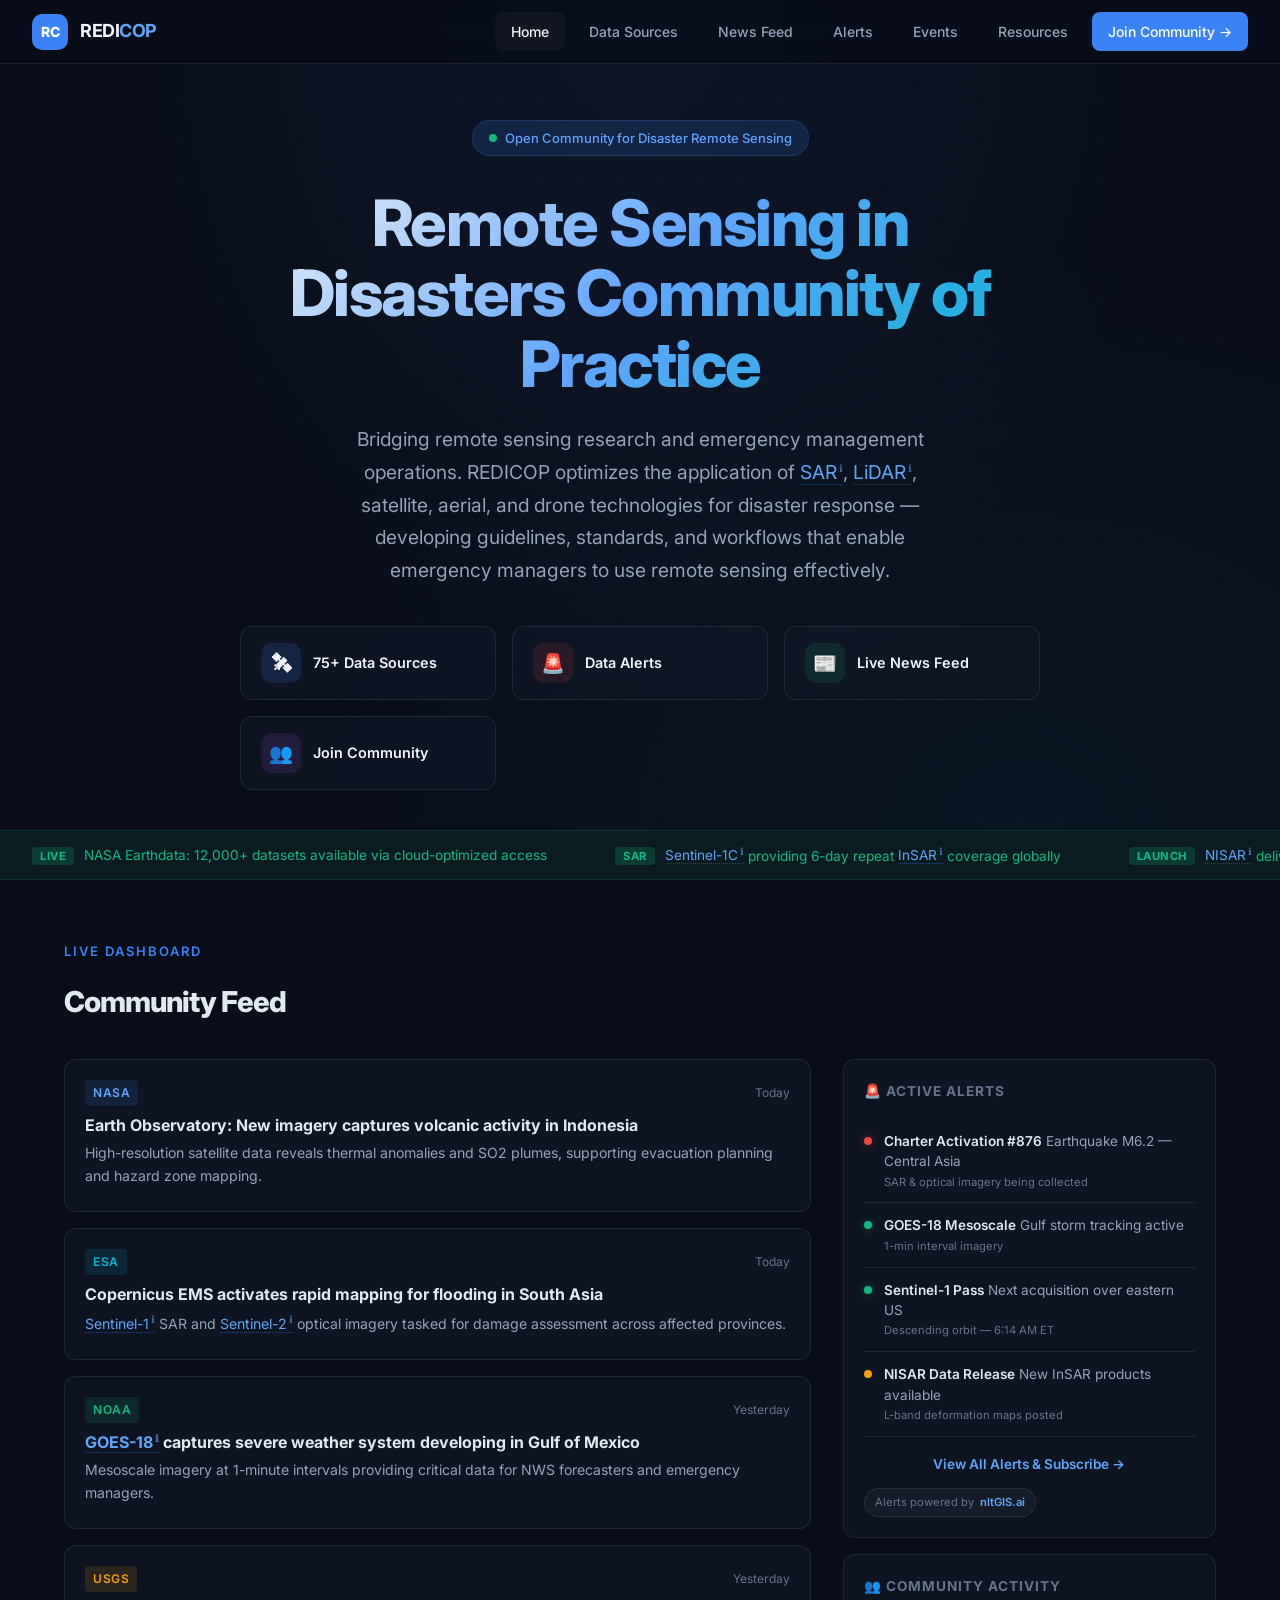
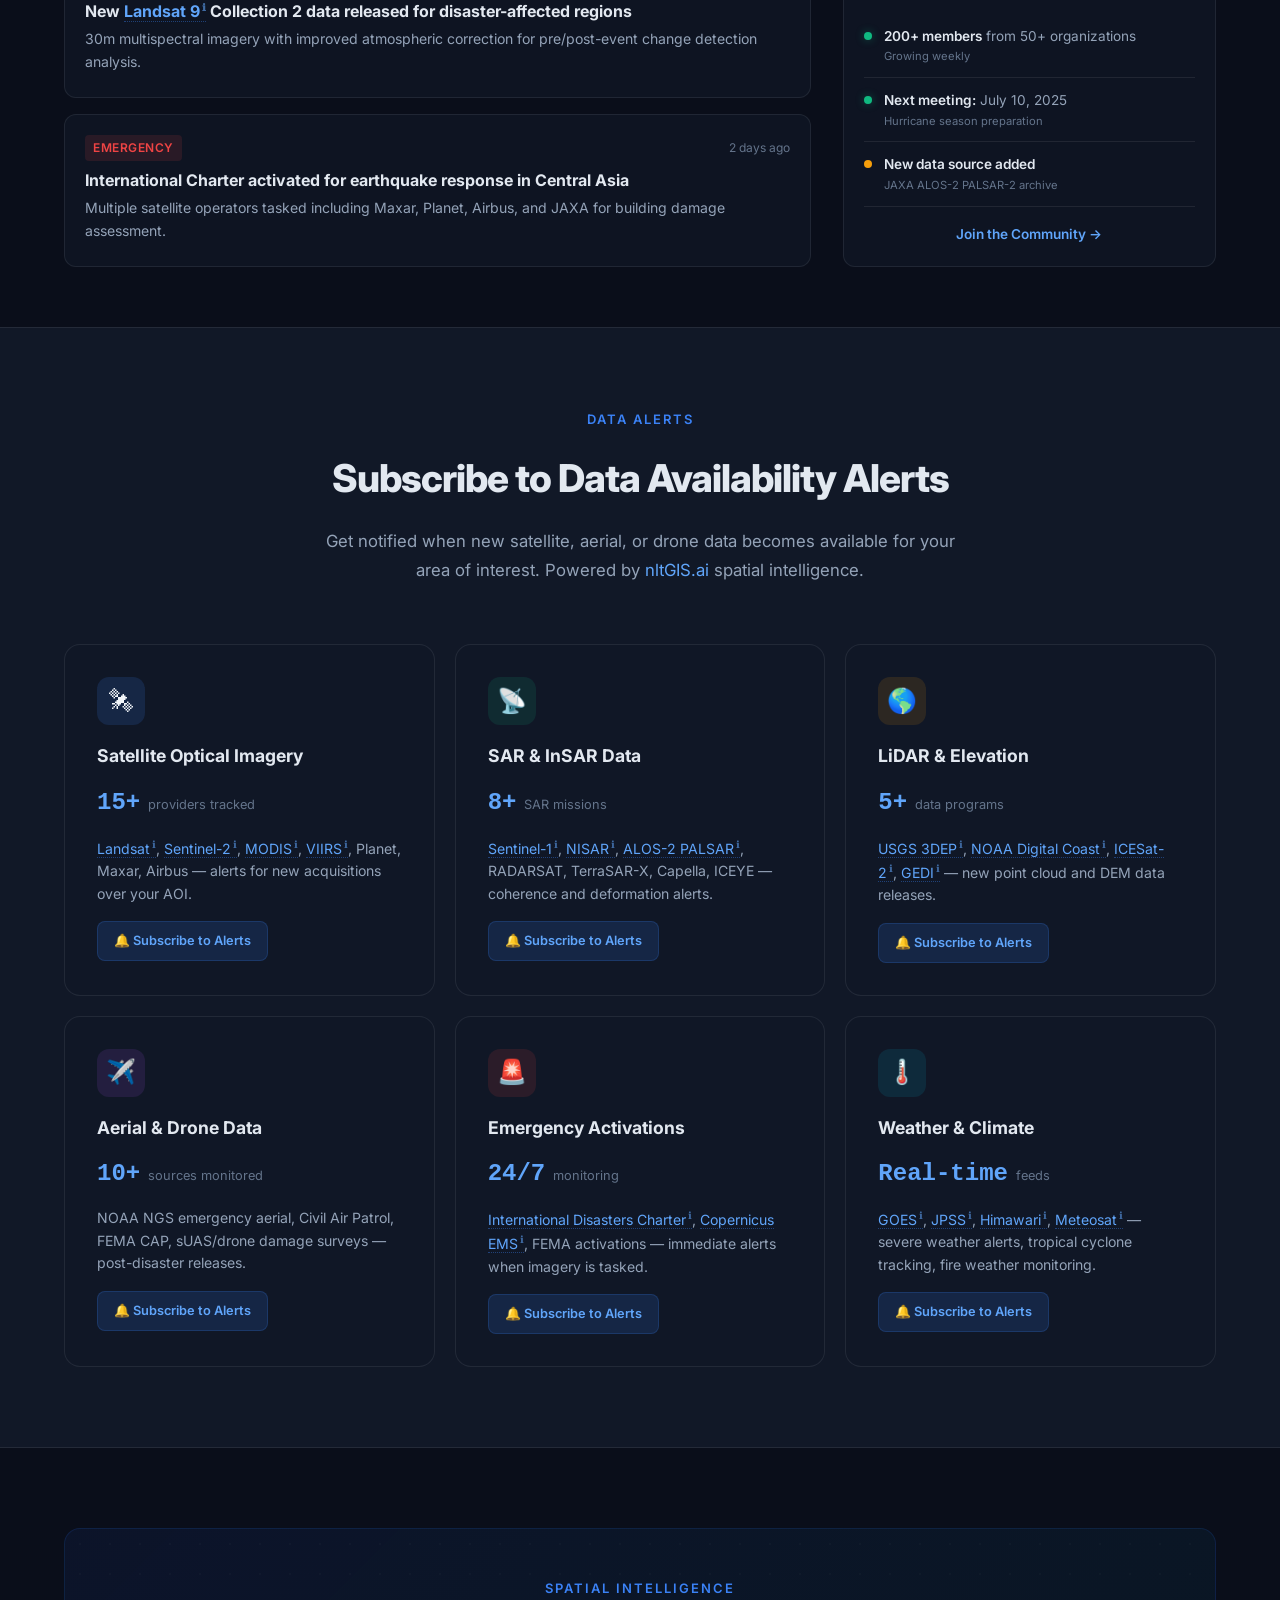
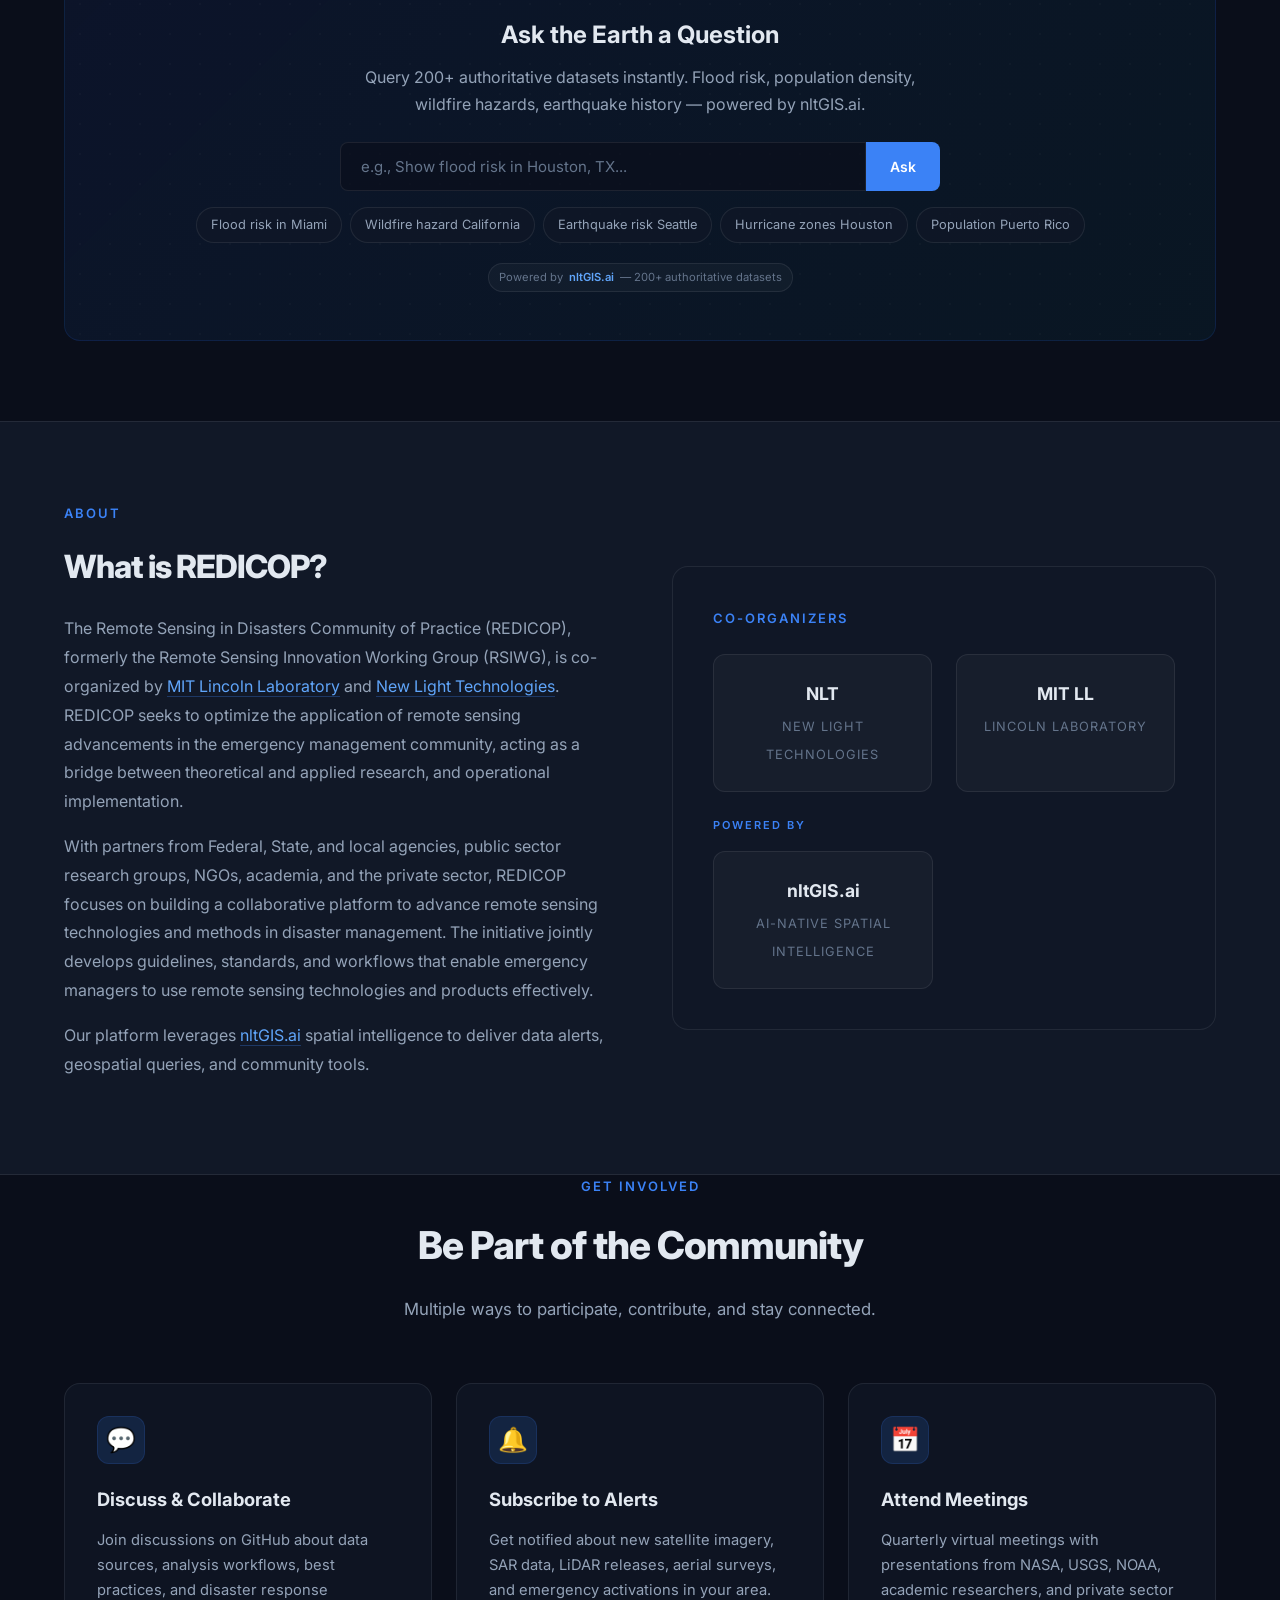
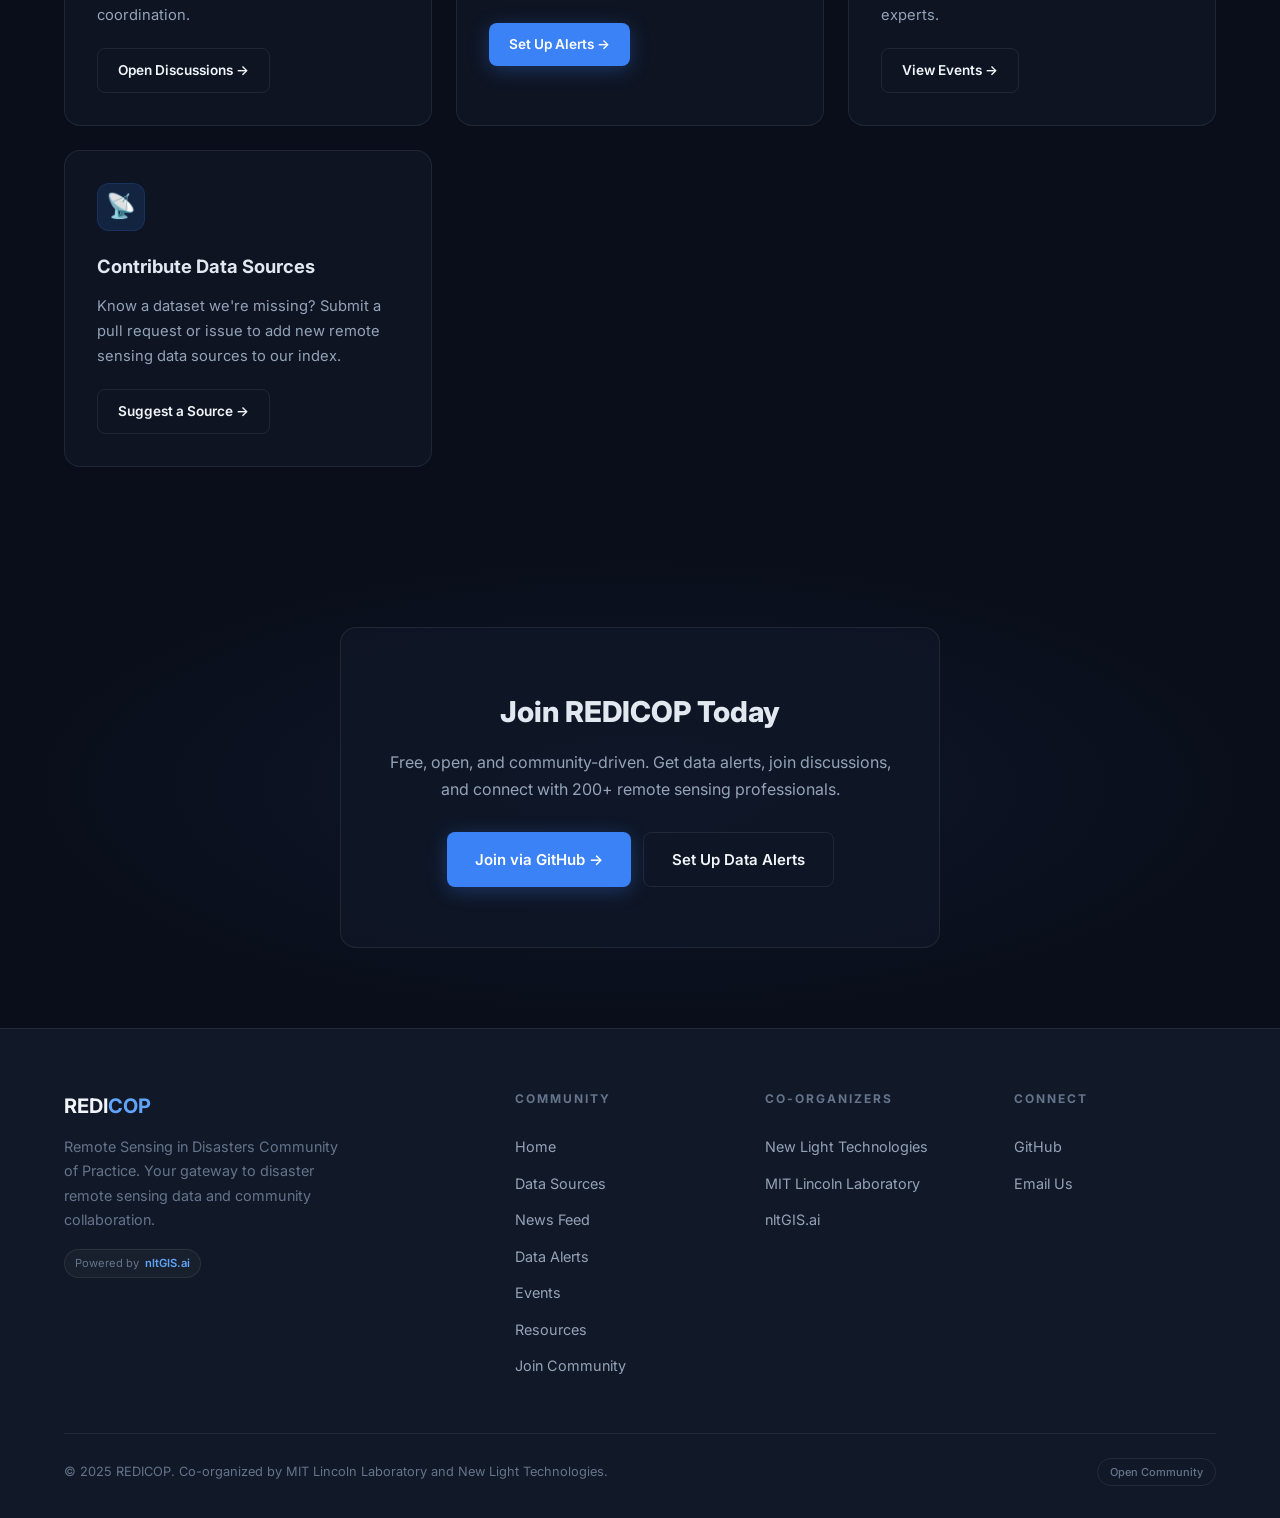
<file: index.html>
<!DOCTYPE html>
<html lang="en">
<head>
  <meta charset="UTF-8">
  <meta name="viewport" content="width=device-width, initial-scale=1.0">
  <title>REDICOP | Remote Sensing in Disasters Community of Practice</title>
  <link rel="preconnect" href="https://fonts.googleapis.com">
  <link href="https://fonts.googleapis.com/css2?family=Inter:wght@400;500;600;700;800&display=swap" rel="stylesheet">
  <link rel="stylesheet" href="style.css">
  <style>
    .live-ticker{background:rgba(16,185,129,.08);border-top:1px solid rgba(16,185,129,.15);border-bottom:1px solid rgba(16,185,129,.15);padding:10px 0;overflow:hidden;white-space:nowrap}
    .ticker-wrap{display:inline-block;animation:ticker 60s linear infinite}
    .ticker-item{display:inline-block;padding:0 2rem;font-size:.85rem;color:var(--accent-emerald)}
    .ticker-item a{color:var(--accent-emerald);text-decoration:none}
    .ticker-item .ticker-badge{background:rgba(16,185,129,.2);padding:2px 8px;border-radius:4px;font-size:.7rem;font-weight:700;text-transform:uppercase;margin-right:6px;letter-spacing:.5px}
    @keyframes ticker{0%{transform:translateX(0)}100%{transform:translateX(-50%)}}
    .quick-actions{display:grid;grid-template-columns:repeat(auto-fit,minmax(200px,1fr));gap:1rem;margin-top:2rem}
    .qa-btn{display:flex;align-items:center;gap:12px;padding:1rem 1.25rem;background:var(--bg-card);border:1px solid var(--border-glass);border-radius:var(--radius);text-decoration:none;color:var(--text-primary);transition:all var(--transition);font-weight:600;font-size:.9rem}
    .qa-btn:hover{border-color:rgba(59,130,246,.2);transform:translateY(-2px);background:var(--bg-card-hover);color:var(--text-primary)}
    .qa-btn .qa-icon{width:40px;height:40px;border-radius:10px;display:flex;align-items:center;justify-content:center;font-size:1.2rem;flex-shrink:0}
    .qa-icon.blue{background:var(--accent-glow)}
    .qa-icon.green{background:rgba(16,185,129,.12)}
    .qa-icon.amber{background:rgba(245,158,11,.12)}
    .qa-icon.red{background:rgba(239,68,68,.12)}
    .qa-icon.purple{background:rgba(168,85,247,.12)}
    .live-feed{display:grid;grid-template-columns:2fr 1fr;gap:2rem;margin-top:2rem}
    .feed-main{display:grid;gap:1rem}
    .feed-item{background:var(--bg-card);border:1px solid var(--border-glass);border-radius:var(--radius);padding:1.25rem;transition:all var(--transition)}
    .feed-item:hover{border-color:rgba(59,130,246,.15)}
    .feed-item-header{display:flex;justify-content:space-between;align-items:center;margin-bottom:.5rem}
    .feed-source{font-size:.75rem;font-weight:600;text-transform:uppercase;letter-spacing:.5px;padding:3px 8px;border-radius:4px}
    .feed-source.nasa{background:rgba(59,130,246,.12);color:var(--accent-bright)}
    .feed-source.esa{background:rgba(6,182,212,.12);color:var(--accent-teal)}
    .feed-source.noaa{background:rgba(16,185,129,.12);color:var(--accent-emerald)}
    .feed-source.usgs{background:rgba(245,158,11,.12);color:var(--warning)}
    .feed-source.alert{background:rgba(239,68,68,.12);color:var(--danger)}
    .feed-time{font-size:.75rem;color:var(--text-muted)}
    .feed-item h4{font-size:1rem;color:var(--text-heading);margin-bottom:.35rem;line-height:1.4}
    .feed-item h4 a{color:inherit;text-decoration:none}
    .feed-item h4 a:hover{color:var(--accent-bright)}
    .feed-item p{font-size:.88rem;color:var(--text-secondary);line-height:1.6}
    .feed-sidebar{display:grid;gap:1rem;align-content:start}
    .sidebar-card{background:var(--bg-card);border:1px solid var(--border-glass);border-radius:var(--radius);padding:1.25rem}
    .sidebar-card h4{font-size:.85rem;font-weight:700;text-transform:uppercase;letter-spacing:1px;color:var(--text-muted);margin-bottom:1rem}
    .alert-item{display:flex;gap:.75rem;align-items:flex-start;padding:.75rem 0;border-bottom:1px solid var(--border-glass)}
    .alert-item:last-child{border-bottom:none;padding-bottom:0}
    .alert-dot{width:8px;height:8px;border-radius:50%;flex-shrink:0;margin-top:6px}
    .alert-dot.active{background:var(--accent-emerald);box-shadow:0 0 8px rgba(16,185,129,.4)}
    .alert-dot.pending{background:var(--warning)}
    .alert-dot.critical{background:var(--danger);box-shadow:0 0 8px rgba(239,68,68,.4)}
    .alert-text{font-size:.85rem;color:var(--text-secondary);line-height:1.5}
    .alert-text strong{color:var(--text-heading);font-weight:600}
    .alert-text .alert-time{display:block;font-size:.7rem;color:var(--text-muted);margin-top:2px}
    .powered-badge{display:inline-flex;align-items:center;gap:6px;font-size:.7rem;color:var(--text-muted);margin-top:.75rem;padding:4px 10px;background:var(--bg-glass);border:1px solid var(--border-glass);border-radius:100px}
    .powered-badge a{color:var(--accent-bright);font-weight:600}
    .data-alerts-grid{display:grid;grid-template-columns:repeat(auto-fit,minmax(280px,1fr));gap:1.25rem}
    .data-alert-card{background:var(--bg-card);border:1px solid var(--border-glass);border-radius:var(--radius-lg);padding:2rem;transition:all var(--transition);position:relative;overflow:hidden}
    .data-alert-card:hover{border-color:rgba(59,130,246,.15);transform:translateY(-3px)}
    .data-alert-card::before{content:'';position:absolute;top:0;left:0;right:0;height:3px;background:linear-gradient(90deg,var(--accent),var(--accent-teal));opacity:0;transition:opacity var(--transition)}
    .data-alert-card:hover::before{opacity:1}
    .dac-icon{width:48px;height:48px;border-radius:var(--radius);display:flex;align-items:center;justify-content:center;font-size:1.5rem;margin-bottom:1rem}
    .dac-count{display:flex;align-items:baseline;gap:.5rem;margin:.75rem 0}
    .dac-count .count{font-size:1.5rem;font-weight:800;color:var(--accent-bright);font-family:var(--font-mono)}
    .dac-count .count-label{font-size:.8rem;color:var(--text-muted)}
    .data-alert-card h3{font-size:1.1rem;color:var(--text-heading);margin-bottom:.4rem}
    .data-alert-card p{font-size:.88rem;color:var(--text-secondary);line-height:1.6;margin-bottom:1rem}
    .dac-subscribe{display:inline-flex;align-items:center;gap:6px;padding:.5rem 1rem;background:var(--accent-glow);border:1px solid rgba(59,130,246,.2);border-radius:var(--radius-sm);color:var(--accent-bright);font-size:.8rem;font-weight:600;text-decoration:none;transition:all var(--transition);cursor:pointer}
    .dac-subscribe:hover{background:var(--accent);color:#fff;border-color:var(--accent)}
    .community-grid{display:grid;grid-template-columns:repeat(auto-fit,minmax(300px,1fr));gap:1.5rem}
    .community-card{background:var(--bg-card);border:1px solid var(--border-glass);border-radius:var(--radius-lg);padding:2rem;transition:all var(--transition)}
    .community-card:hover{border-color:rgba(59,130,246,.15);transform:translateY(-3px)}
    .community-card h3{font-size:1.15rem;color:var(--text-heading);margin-bottom:.75rem}
    .community-card p{font-size:.92rem;color:var(--text-secondary);line-height:1.7;margin-bottom:1.25rem}
    .nltgis-embed{background:linear-gradient(135deg,rgba(37,99,235,.08),rgba(6,182,212,.05));border:1px solid rgba(37,99,235,.15);border-radius:var(--radius-lg);padding:3rem;text-align:center;position:relative;overflow:hidden}
    .nltgis-embed::before{content:'';position:absolute;inset:0;background-image:radial-gradient(rgba(255,255,255,.02) 1px,transparent 1px);background-size:30px 30px}
    .nltgis-embed h3{font-size:1.5rem;margin-bottom:.5rem;color:var(--text-heading);position:relative}
    .nltgis-embed p{color:var(--text-secondary);margin-bottom:1.5rem;position:relative;max-width:600px;margin-left:auto;margin-right:auto}
    .nltgis-search{display:flex;max-width:600px;margin:0 auto 1rem;position:relative}
    .nltgis-search input{flex:1;padding:14px 20px;background:rgba(10,14,26,.6);border:1px solid var(--border-glass);border-radius:var(--radius-sm) 0 0 var(--radius-sm);color:var(--text-primary);font-size:15px;font-family:var(--font-sans);outline:none;transition:border-color var(--transition)}
    .nltgis-search input:focus{border-color:var(--accent)}
    .nltgis-search input::placeholder{color:var(--text-muted)}
    .nltgis-search button{padding:14px 24px;background:var(--accent);color:#fff;border:none;border-radius:0 var(--radius-sm) var(--radius-sm) 0;font-weight:600;cursor:pointer;font-size:14px;font-family:var(--font-sans);transition:background var(--transition)}
    .nltgis-search button:hover{background:var(--accent-bright)}
    .nltgis-prompts{display:flex;gap:.5rem;justify-content:center;flex-wrap:wrap;position:relative}
    .nltgis-prompt{padding:6px 14px;background:var(--bg-card);border:1px solid var(--border-glass);border-radius:100px;font-size:.8rem;color:var(--text-secondary);cursor:pointer;transition:all var(--transition);text-decoration:none}
    .nltgis-prompt:hover{border-color:var(--accent);color:var(--accent-bright)}
    @media(max-width:900px){.live-feed{grid-template-columns:1fr}}
  </style>
</head>
<body>

  <nav class="site-nav">
    <a href="index.html" class="nav-brand"><div class="brand-icon">RC</div><div class="brand-text">REDI<span>COP</span></div></a>
    <div class="nav-links">
      <a href="index.html" class="active">Home</a>
      <a href="data-sources.html">Data Sources</a>
      <a href="news.html">News Feed</a>
      <a href="alerts.html">Alerts</a>
      <a href="events.html">Events</a>
      <a href="resources.html">Resources</a>
      <a href="signup.html" class="nav-cta">Join Community &rarr;</a>
    </div>
  </nav>

  <section class="hero" style="min-height:auto;padding:120px 24px 40px">
    <div class="hero-content">
      <div class="hero-badge"><span class="pulse"></span> Open Community for Disaster Remote Sensing</div>
      <h1>Remote Sensing in Disasters Community of Practice</h1>
      <p class="hero-sub">Bridging remote sensing research and emergency management operations. REDICOP optimizes the application of <span class="info-link" onclick="showPopup('sar')">SAR</span>, <span class="info-link" onclick="showPopup('lidar')">LiDAR</span>, satellite, aerial, and drone technologies for disaster response &mdash; developing guidelines, standards, and workflows that enable emergency managers to use remote sensing effectively.</p>
      <div class="quick-actions" style="max-width:900px;margin:2rem auto 0">
        <a href="data-sources.html" class="qa-btn"><div class="qa-icon blue">&#128752;</div>75+ Data Sources</a>
        <a href="alerts.html" class="qa-btn"><div class="qa-icon red">&#128680;</div>Data Alerts</a>
        <a href="news.html" class="qa-btn"><div class="qa-icon green">&#128240;</div>Live News Feed</a>
        <a href="signup.html" class="qa-btn"><div class="qa-icon purple">&#128101;</div>Join Community</a>
      </div>
    </div>
  </section>

  <div class="live-ticker">
    <div class="ticker-wrap" id="tickerWrap">
      <span class="ticker-item"><span class="ticker-badge">Live</span> NASA Earthdata: 12,000+ datasets available via cloud-optimized access</span>
      <span class="ticker-item"><span class="ticker-badge">SAR</span> <span class="info-link" onclick="showPopup('sentinel1');event.stopPropagation()">Sentinel-1C</span> providing 6-day repeat <span class="info-link" onclick="showPopup('insar');event.stopPropagation()">InSAR</span> coverage globally</span>
      <span class="ticker-item"><span class="ticker-badge">Launch</span> <span class="info-link" onclick="showPopup('nisar');event.stopPropagation()">NISAR</span> delivering first L-band &amp; S-band SAR data products</span>
      <span class="ticker-item"><span class="ticker-badge">LiDAR</span> <span class="info-link" onclick="showPopup('3dep');event.stopPropagation()">USGS 3DEP</span>: National elevation data updated with new acquisitions</span>
      <span class="ticker-item"><span class="ticker-badge">Alert</span> Disasters Charter: Active monitoring for cyclone response in Pacific</span>
      <span class="ticker-item"><span class="ticker-badge">Aerial</span> NOAA NGS emergency aerial imagery available post-disaster</span>
      <span class="ticker-item"><span class="ticker-badge">Live</span> NASA Earthdata: 12,000+ datasets available via cloud-optimized access</span>
      <span class="ticker-item"><span class="ticker-badge">SAR</span> <span class="info-link" onclick="showPopup('sentinel1');event.stopPropagation()">Sentinel-1C</span> providing 6-day repeat <span class="info-link" onclick="showPopup('insar');event.stopPropagation()">InSAR</span> coverage globally</span>
      <span class="ticker-item"><span class="ticker-badge">Launch</span> <span class="info-link" onclick="showPopup('nisar');event.stopPropagation()">NISAR</span> delivering first L-band &amp; S-band SAR data products</span>
      <span class="ticker-item"><span class="ticker-badge">LiDAR</span> <span class="info-link" onclick="showPopup('3dep');event.stopPropagation()">USGS 3DEP</span>: National elevation data updated with new acquisitions</span>
      <span class="ticker-item"><span class="ticker-badge">Alert</span> Disasters Charter: Active monitoring for cyclone response in Pacific</span>
      <span class="ticker-item"><span class="ticker-badge">Aerial</span> NOAA NGS emergency aerial imagery available post-disaster</span>
    </div>
  </div>

  <section class="container" style="padding:60px 24px">
    <div class="section-header" style="margin-bottom:1.5rem;text-align:left"><div class="section-label">Live Dashboard</div><h2 class="section-title" style="font-size:1.8rem">Community Feed</h2></div>
    <div class="live-feed">
      <div class="feed-main" id="newsFeed">
        <div class="feed-item"><div class="feed-item-header"><span class="feed-source nasa">NASA</span><span class="feed-time">Today</span></div><h4><a href="https://earthobservatory.nasa.gov/" target="_blank">Earth Observatory: New imagery captures volcanic activity in Indonesia</a></h4><p>High-resolution satellite data reveals thermal anomalies and SO2 plumes, supporting evacuation planning and hazard zone mapping.</p></div>
        <div class="feed-item"><div class="feed-item-header"><span class="feed-source esa">ESA</span><span class="feed-time">Today</span></div><h4><a href="https://www.esa.int/Applications/Observing_the_Earth/Copernicus" target="_blank">Copernicus EMS activates rapid mapping for flooding in South Asia</a></h4><p><span class="info-link" onclick="showPopup('sentinel1')">Sentinel-1</span> SAR and <span class="info-link" onclick="showPopup('sentinel2')">Sentinel-2</span> optical imagery tasked for damage assessment across affected provinces.</p></div>
        <div class="feed-item"><div class="feed-item-header"><span class="feed-source noaa">NOAA</span><span class="feed-time">Yesterday</span></div><h4><a href="https://www.nesdis.noaa.gov/" target="_blank"><span class="info-link" onclick="showPopup('goes')">GOES-18</span> captures severe weather system developing in Gulf of Mexico</a></h4><p>Mesoscale imagery at 1-minute intervals providing critical data for NWS forecasters and emergency managers.</p></div>
        <div class="feed-item"><div class="feed-item-header"><span class="feed-source usgs">USGS</span><span class="feed-time">Yesterday</span></div><h4><a href="https://www.usgs.gov/landsat-missions" target="_blank">New <span class="info-link" onclick="showPopup('landsat')">Landsat 9</span> Collection 2 data released for disaster-affected regions</a></h4><p>30m multispectral imagery with improved atmospheric correction for pre/post-event change detection analysis.</p></div>
        <div class="feed-item"><div class="feed-item-header"><span class="feed-source alert">Emergency</span><span class="feed-time">2 days ago</span></div><h4><a href="https://disasterscharter.org" target="_blank">International Charter activated for earthquake response in Central Asia</a></h4><p>Multiple satellite operators tasked including Maxar, Planet, Airbus, and JAXA for building damage assessment.</p></div>
      </div>
      <div class="feed-sidebar">
        <div class="sidebar-card">
          <h4>&#128680; Active Alerts</h4>
          <div class="alert-item"><div class="alert-dot critical"></div><div class="alert-text"><strong>Charter Activation #876</strong> Earthquake M6.2 &mdash; Central Asia<span class="alert-time">SAR &amp; optical imagery being collected</span></div></div>
          <div class="alert-item"><div class="alert-dot active"></div><div class="alert-text"><strong>GOES-18 Mesoscale</strong> Gulf storm tracking active<span class="alert-time">1-min interval imagery</span></div></div>
          <div class="alert-item"><div class="alert-dot active"></div><div class="alert-text"><strong>Sentinel-1 Pass</strong> Next acquisition over eastern US<span class="alert-time">Descending orbit &mdash; 6:14 AM ET</span></div></div>
          <div class="alert-item"><div class="alert-dot pending"></div><div class="alert-text"><strong>NISAR Data Release</strong> New InSAR products available<span class="alert-time">L-band deformation maps posted</span></div></div>
          <a href="alerts.html" style="display:block;text-align:center;margin-top:1rem;font-size:.85rem;font-weight:600;color:var(--accent-bright)">View All Alerts &amp; Subscribe &rarr;</a>
          <div class="powered-badge">Alerts powered by <a href="https://nltgis.ai" target="_blank">nltGIS.ai</a></div>
        </div>
        <div class="sidebar-card">
          <h4>&#128101; Community Activity</h4>
          <div class="alert-item"><div class="alert-dot active"></div><div class="alert-text"><strong>200+ members</strong> from 50+ organizations<span class="alert-time">Growing weekly</span></div></div>
          <div class="alert-item"><div class="alert-dot active"></div><div class="alert-text"><strong>Next meeting:</strong> July 10, 2025<span class="alert-time">Hurricane season preparation</span></div></div>
          <div class="alert-item"><div class="alert-dot pending"></div><div class="alert-text"><strong>New data source added</strong><span class="alert-time">JAXA ALOS-2 PALSAR-2 archive</span></div></div>
          <a href="signup.html" style="display:block;text-align:center;margin-top:1rem;font-size:.85rem;font-weight:600;color:var(--accent-bright)">Join the Community &rarr;</a>
        </div>
      </div>
    </div>
  </section>

  <section class="about-section" style="padding:80px 0">
    <div class="container">
      <div class="section-header"><div class="section-label">Data Alerts</div><h2 class="section-title">Subscribe to Data Availability Alerts</h2><p class="section-desc">Get notified when new satellite, aerial, or drone data becomes available for your area of interest. Powered by <a href="https://nltgis.ai" target="_blank" style="color:var(--accent-bright)">nltGIS.ai</a> spatial intelligence.</p></div>
      <div class="data-alerts-grid">
        <div class="data-alert-card"><div class="dac-icon" style="background:var(--accent-glow)">&#128752;</div><h3>Satellite Optical Imagery</h3><div class="dac-count"><span class="count">15+</span><span class="count-label">providers tracked</span></div><p><span class="info-link" onclick="showPopup('landsat')">Landsat</span>, <span class="info-link" onclick="showPopup('sentinel2')">Sentinel-2</span>, <span class="info-link" onclick="showPopup('modis')">MODIS</span>, <span class="info-link" onclick="showPopup('viirs')">VIIRS</span>, Planet, Maxar, Airbus &mdash; alerts for new acquisitions over your AOI.</p><a href="alerts.html" class="dac-subscribe">&#128276; Subscribe to Alerts</a></div>
        <div class="data-alert-card"><div class="dac-icon" style="background:rgba(16,185,129,.12)">&#128225;</div><h3>SAR &amp; InSAR Data</h3><div class="dac-count"><span class="count">8+</span><span class="count-label">SAR missions</span></div><p><span class="info-link" onclick="showPopup('sentinel1')">Sentinel-1</span>, <span class="info-link" onclick="showPopup('nisar')">NISAR</span>, <span class="info-link" onclick="showPopup('alos2')">ALOS-2 PALSAR</span>, RADARSAT, TerraSAR-X, Capella, ICEYE &mdash; coherence and deformation alerts.</p><a href="alerts.html" class="dac-subscribe">&#128276; Subscribe to Alerts</a></div>
        <div class="data-alert-card"><div class="dac-icon" style="background:rgba(245,158,11,.12)">&#127758;</div><h3>LiDAR &amp; Elevation</h3><div class="dac-count"><span class="count">5+</span><span class="count-label">data programs</span></div><p><span class="info-link" onclick="showPopup('3dep')">USGS 3DEP</span>, <span class="info-link" onclick="showPopup('digitalcoast')">NOAA Digital Coast</span>, <span class="info-link" onclick="showPopup('icesat2')">ICESat-2</span>, <span class="info-link" onclick="showPopup('gedi')">GEDI</span> &mdash; new point cloud and DEM data releases.</p><a href="alerts.html" class="dac-subscribe">&#128276; Subscribe to Alerts</a></div>
        <div class="data-alert-card"><div class="dac-icon" style="background:rgba(168,85,247,.12)">&#9992;&#65039;</div><h3>Aerial &amp; Drone Data</h3><div class="dac-count"><span class="count">10+</span><span class="count-label">sources monitored</span></div><p>NOAA NGS emergency aerial, Civil Air Patrol, FEMA CAP, sUAS/drone damage surveys &mdash; post-disaster releases.</p><a href="alerts.html" class="dac-subscribe">&#128276; Subscribe to Alerts</a></div>
        <div class="data-alert-card"><div class="dac-icon" style="background:rgba(239,68,68,.12)">&#128680;</div><h3>Emergency Activations</h3><div class="dac-count"><span class="count">24/7</span><span class="count-label">monitoring</span></div><p><span class="info-link" onclick="showPopup('charter')">International Disasters Charter</span>, <span class="info-link" onclick="showPopup('copernicus-ems')">Copernicus EMS</span>, FEMA activations &mdash; immediate alerts when imagery is tasked.</p><a href="alerts.html" class="dac-subscribe">&#128276; Subscribe to Alerts</a></div>
        <div class="data-alert-card"><div class="dac-icon" style="background:rgba(6,182,212,.12)">&#127777;&#65039;</div><h3>Weather &amp; Climate</h3><div class="dac-count"><span class="count">Real-time</span><span class="count-label">feeds</span></div><p><span class="info-link" onclick="showPopup('goes')">GOES</span>, <span class="info-link" onclick="showPopup('jpss')">JPSS</span>, <span class="info-link" onclick="showPopup('himawari')">Himawari</span>, <span class="info-link" onclick="showPopup('meteosat')">Meteosat</span> &mdash; severe weather alerts, tropical cyclone tracking, fire weather monitoring.</p><a href="alerts.html" class="dac-subscribe">&#128276; Subscribe to Alerts</a></div>
      </div>
    </div>
  </section>

  <section class="container" style="padding:80px 24px">
    <div class="nltgis-embed">
      <div class="section-label" style="position:relative">Spatial Intelligence</div>
      <h3>Ask the Earth a Question</h3>
      <p>Query 200+ authoritative datasets instantly. Flood risk, population density, wildfire hazards, earthquake history &mdash; powered by nltGIS.ai.</p>
      <div class="nltgis-search">
        <input type="text" placeholder="e.g., Show flood risk in Houston, TX..." id="nltgisQuery">
        <button onclick="window.open('https://nltgis.ai/?q='+encodeURIComponent(document.getElementById(String.fromCharCode(110,108,116,103,105,115,81,117,101,114,121)).value||'flood risk'),'_blank')">Ask</button>
      </div>
      <div class="nltgis-prompts">
        <a href="https://nltgis.ai/?q=flood+risk+in+Miami" target="_blank" class="nltgis-prompt">Flood risk in Miami</a>
        <a href="https://nltgis.ai/?q=wildfire+hazard+California" target="_blank" class="nltgis-prompt">Wildfire hazard California</a>
        <a href="https://nltgis.ai/?q=earthquake+risk+Seattle" target="_blank" class="nltgis-prompt">Earthquake risk Seattle</a>
        <a href="https://nltgis.ai/?q=hurricane+evacuation+zones+Houston" target="_blank" class="nltgis-prompt">Hurricane zones Houston</a>
        <a href="https://nltgis.ai/?q=population+density+Puerto+Rico" target="_blank" class="nltgis-prompt">Population Puerto Rico</a>
      </div>
      <div class="powered-badge" style="margin-top:1.25rem;display:inline-flex">Powered by <a href="https://nltgis.ai" target="_blank">nltGIS.ai</a> &mdash; 200+ authoritative datasets</div>
    </div>
  </section>

  <section id="about" class="about-section" style="padding:80px 0">
    <div class="container">
      <div class="about-grid">
        <div class="about-text">
          <div class="section-label">About</div>
          <h2>What is REDICOP?</h2>
          <p>The Remote Sensing in Disasters Community of Practice (REDICOP), formerly the Remote Sensing Innovation Working Group (RSIWG), is co-organized by <a href="https://www.ll.mit.edu/" target="_blank" class="inline-link">MIT Lincoln Laboratory</a> and <a href="https://newlighttechnologies.com/" target="_blank" class="inline-link">New Light Technologies</a>. REDICOP seeks to optimize the application of remote sensing advancements in the emergency management community, acting as a bridge between theoretical and applied research, and operational implementation.</p>
          <p>With partners from Federal, State, and local agencies, public sector research groups, NGOs, academia, and the private sector, REDICOP focuses on building a collaborative platform to advance remote sensing technologies and methods in disaster management. The initiative jointly develops guidelines, standards, and workflows that enable emergency managers to use remote sensing technologies and products effectively.</p>
          <p>Our platform leverages <a href="https://nltgis.ai" target="_blank" class="inline-link">nltGIS.ai</a> spatial intelligence to deliver data alerts, geospatial queries, and community tools.</p>
        </div>
        <div class="about-visual">
          <div class="section-label" style="margin-bottom:24px">Co-Organizers</div>
          <div class="partners-grid" style="grid-template-columns:1fr 1fr">
            <a href="https://newlighttechnologies.com/" target="_blank" class="partner-item"><strong>NLT</strong><span>New Light Technologies</span></a>
            <a href="https://www.ll.mit.edu/" target="_blank" class="partner-item"><strong>MIT LL</strong><span>Lincoln Laboratory</span></a>
          </div>
          <div style="margin-top:24px">
            <div class="section-label" style="margin-bottom:16px;font-size:11px">Powered By</div>
            <a href="https://nltgis.ai" target="_blank" class="partner-item" style="display:block;max-width:220px"><strong>nltGIS.ai</strong><span>AI-Native Spatial Intelligence</span></a>
          </div>
        </div>
      </div>
    </div>
  </section>

  <section class="container" style="padding:0 24px 80px">
    <div class="section-header"><div class="section-label">Get Involved</div><h2 class="section-title">Be Part of the Community</h2><p class="section-desc">Multiple ways to participate, contribute, and stay connected.</p></div>
    <div class="community-grid">
      <div class="community-card"><div class="card-icon">&#128172;</div><h3>Discuss &amp; Collaborate</h3><p>Join discussions on GitHub about data sources, analysis workflows, best practices, and disaster response coordination.</p><a href="https://github.com/redicop/redicop.github.io/discussions" target="_blank" class="btn btn-outline" style="padding:10px 20px;font-size:.85rem">Open Discussions &rarr;</a></div>
      <div class="community-card"><div class="card-icon">&#128276;</div><h3>Subscribe to Alerts</h3><p>Get notified about new satellite imagery, SAR data, LiDAR releases, aerial surveys, and emergency activations in your area.</p><a href="alerts.html" class="btn btn-primary" style="padding:10px 20px;font-size:.85rem">Set Up Alerts &rarr;</a></div>
      <div class="community-card"><div class="card-icon">&#128197;</div><h3>Attend Meetings</h3><p>Quarterly virtual meetings with presentations from NASA, USGS, NOAA, academic researchers, and private sector experts.</p><a href="events.html" class="btn btn-outline" style="padding:10px 20px;font-size:.85rem">View Events &rarr;</a></div>
      <div class="community-card"><div class="card-icon">&#128225;</div><h3>Contribute Data Sources</h3><p>Know a dataset we're missing? Submit a pull request or issue to add new remote sensing data sources to our index.</p><a href="https://github.com/redicop/redicop.github.io/issues/new" target="_blank" class="btn btn-outline" style="padding:10px 20px;font-size:.85rem">Suggest a Source &rarr;</a></div>
    </div>
  </section>

  <section class="cta-section">
    <div class="cta-box">
      <h2>Join REDICOP Today</h2>
      <p>Free, open, and community-driven. Get data alerts, join discussions, and connect with 200+ remote sensing professionals.</p>
      <div style="margin-top:24px;display:flex;gap:12px;justify-content:center;flex-wrap:wrap"><a href="signup.html" class="btn btn-primary">Join via GitHub &rarr;</a><a href="alerts.html" class="btn btn-outline">Set Up Data Alerts</a></div>
    </div>
  </section>

  <footer class="site-footer">
    <div class="container">
      <div class="footer-grid">
        <div class="footer-brand"><div class="brand-text">REDI<span>COP</span></div><p>Remote Sensing in Disasters Community of Practice. Your gateway to disaster remote sensing data and community collaboration.</p><div class="powered-badge" style="margin-top:1rem">Powered by <a href="https://nltgis.ai" target="_blank">nltGIS.ai</a></div></div>
        <div class="footer-col"><h4>Community</h4><a href="index.html">Home</a><a href="data-sources.html">Data Sources</a><a href="news.html">News Feed</a><a href="alerts.html">Data Alerts</a><a href="events.html">Events</a><a href="resources.html">Resources</a><a href="signup.html">Join Community</a></div>
        <div class="footer-col"><h4>Co-Organizers</h4><a href="https://newlighttechnologies.com/" target="_blank">New Light Technologies</a><a href="https://www.ll.mit.edu/" target="_blank">MIT Lincoln Laboratory</a><a href="https://nltgis.ai" target="_blank">nltGIS.ai</a></div>
        <div class="footer-col"><h4>Connect</h4><a href="https://github.com/redicop" target="_blank">GitHub</a><a href="mailto:info@redicop.org">Email Us</a></div>
      </div>
      <div class="footer-bottom"><span>&copy; 2025 REDICOP. Co-organized by MIT Lincoln Laboratory and New Light Technologies.</span><div class="footer-badges"><span class="footer-badge">Open Community</span></div></div>
    </div>
  </footer>


<!-- ═══ POPUP OVERLAY ═══ -->
<div class="popup-overlay" id="popupOverlay" onclick="closePopup()"></div>
<div class="info-popup" id="infoPopup">
  <div class="popup-header">
    <h3><span class="popup-icon" id="popupIcon"></span> <span id="popupTitle"></span></h3>
    <button class="popup-close" onclick="closePopup()">&times;</button>
  </div>
  <div class="popup-body" id="popupBody"></div>
  <div class="popup-footer" id="popupFooter"></div>
</div>

<script>
const popupData = {
  'sar': { icon: '&#128225;', title: 'Synthetic Aperture Radar (SAR)',
    body: '<p>SAR is an active microwave remote sensing technology that transmits radar pulses and records the reflected signal. Unlike optical sensors, SAR can image the Earth\'s surface through clouds, rain, smoke, and darkness, making it critical for disaster response.</p><p>SAR measures backscatter intensity and phase. Different frequency bands (L-band, C-band, X-band) penetrate vegetation and soil to varying depths. Key applications include flood mapping, ground deformation monitoring, oil spill detection, and building damage assessment.</p><div class="popup-meta"><span class="popup-tag">Active Sensor</span><span class="popup-tag">All-Weather</span><span class="popup-tag">Day/Night</span></div>',
    footer: '<a href="data-sources.html" class="btn btn-primary">View SAR Data Sources</a><a href="https://www.earthdata.nasa.gov/learn/backgrounders/what-is-sar" target="_blank" class="btn btn-outline">NASA SAR Guide &#8599;</a>' },
  'insar': { icon: '&#128225;', title: 'Interferometric SAR (InSAR)',
    body: '<p>InSAR is a technique that combines two or more SAR images to measure surface deformation with millimeter-level precision. By analyzing the phase difference between acquisitions, InSAR can detect ground subsidence, tectonic uplift, volcanic inflation, and infrastructure movement.</p><p>Applications include earthquake damage mapping, landslide monitoring, flood extent delineation using coherence change, and measuring post-seismic deformation. Key missions: NISAR (L+S band), Sentinel-1 (C-band), ALOS-2 PALSAR-2 (L-band).</p><div class="popup-meta"><span class="popup-tag">Phase Analysis</span><span class="popup-tag">mm-Level Precision</span><span class="popup-tag">Deformation</span></div>',
    footer: '<a href="data-sources.html" class="btn btn-outline">View InSAR Sources</a>' },
  'lidar': { icon: '&#127758;', title: 'Light Detection and Ranging (LiDAR)',
    body: '<p>LiDAR is an active remote sensing technology that uses laser pulses to measure distances to the Earth\'s surface, producing high-resolution 3D point clouds and digital elevation models (DEMs).</p><p>Airborne LiDAR is used for topographic mapping, forest canopy height measurement, coastal erosion monitoring, and urban modeling. Spaceborne LiDAR missions include ICESat-2 (ice sheet/vegetation height) and GEDI (forest structure). USGS 3DEP is the national LiDAR program for the United States.</p><div class="popup-meta"><span class="popup-tag">Active Sensor</span><span class="popup-tag">3D Point Clouds</span><span class="popup-tag">Elevation Data</span></div>',
    footer: '<a href="data-sources.html" class="btn btn-primary">View LiDAR Sources</a><a href="https://www.usgs.gov/3d-elevation-program" target="_blank" class="btn btn-outline">USGS 3DEP &#8599;</a>' },
  'nisar': { icon: '&#128752;', title: 'NISAR (NASA-ISRO SAR)',
    body: '<p>NISAR is a joint NASA and Indian Space Research Organisation (ISRO) mission launched in 2024 carrying both L-band and S-band SAR instruments. It is the first dual-frequency SAR satellite mission, designed to observe Earth\'s land and ice surfaces with 12-day repeat coverage.</p><p>NISAR provides unprecedented InSAR capabilities for measuring crustal deformation (earthquakes, volcanoes), ice sheet dynamics, vegetation biomass, and surface water changes. The L-band penetrates deeper into vegetation and soil than C-band systems like Sentinel-1.</p><div class="popup-meta"><span class="popup-tag">NASA + ISRO</span><span class="popup-tag">L-Band + S-Band</span><span class="popup-tag">12-Day Repeat</span></div>',
    footer: '<a href="https://nisar.jpl.nasa.gov/" target="_blank" class="btn btn-primary">NISAR Mission &#8599;</a>' },
  'sentinel1': { icon: '&#128752;', title: 'Sentinel-1 (ESA C-Band SAR)',
    body: '<p>Sentinel-1 is the European Space Agency\'s (ESA) C-band SAR mission under the Copernicus programme. Sentinel-1A and 1C provide free, open-access SAR imagery with 6-day repeat coverage (at the equator) in Interferometric Wide (IW) swath mode at ~5x20m resolution.</p><p>Sentinel-1 is the workhorse for operational InSAR, flood mapping, sea ice monitoring, and ship detection. Data is freely available through Copernicus Open Access Hub and Alaska Satellite Facility (ASF).</p><div class="popup-meta"><span class="popup-tag">ESA / Copernicus</span><span class="popup-tag">C-Band SAR</span><span class="popup-tag">Free &amp; Open</span></div>',
    footer: '<a href="https://dataspace.copernicus.eu/" target="_blank" class="btn btn-primary">Copernicus Data &#8599;</a><a href="https://search.asf.alaska.edu/" target="_blank" class="btn btn-outline">ASF Search &#8599;</a>' },
  'sentinel2': { icon: '&#128752;', title: 'Sentinel-2 (ESA Multispectral)',
    body: '<p>Sentinel-2 is ESA\'s multispectral optical imaging mission providing 10m-resolution imagery in 13 spectral bands with 5-day revisit. Key bands include visible (RGB), near-infrared (NIR), red edge, and shortwave infrared (SWIR).</p><p>Applications: vegetation health (NDVI), burn severity (NBR), water body mapping (NDWI), land cover classification, agricultural monitoring. Free and open data via Copernicus Data Space.</p><div class="popup-meta"><span class="popup-tag">ESA / Copernicus</span><span class="popup-tag">10m Optical</span><span class="popup-tag">13 Bands</span></div>',
    footer: '<a href="https://dataspace.copernicus.eu/" target="_blank" class="btn btn-primary">Copernicus Data &#8599;</a>' },
  'goes': { icon: '&#127777;', title: 'GOES (Geostationary Operational Environmental Satellites)',
    body: '<p>GOES is NOAA\'s fleet of geostationary weather satellites providing continuous monitoring of the Western Hemisphere. The current GOES-R series (GOES-16, -17, -18, -19) carries the Advanced Baseline Imager (ABI) with 16 spectral bands at up to 0.5km resolution.</p><p>GOES provides mesoscale imagery at 1-minute intervals for severe weather tracking, fire detection, volcanic ash monitoring, and fog/low cloud analysis. Critical for hurricane tracking and emergency management.</p><div class="popup-meta"><span class="popup-tag">NOAA</span><span class="popup-tag">Geostationary</span><span class="popup-tag">Real-Time Weather</span></div>',
    footer: '<a href="https://www.star.nesdis.noaa.gov/goes/" target="_blank" class="btn btn-primary">GOES Imagery &#8599;</a>' },
  'landsat': { icon: '&#128752;', title: 'Landsat (USGS/NASA)',
    body: '<p>Landsat is the longest-running continuous Earth observation program, operating since 1972. Landsat 8 and Landsat 9 provide 30m multispectral imagery in 11 bands with 8-day combined revisit. The Operational Land Imager (OLI) captures visible, NIR, and SWIR bands; the Thermal Infrared Sensor (TIRS) measures surface temperature.</p><p>Landsat data is free and open. Applications include land cover change detection, urban growth mapping, water quality assessment, and pre/post disaster damage analysis. Landsat Next is under development with 26 bands and 10-20m resolution.</p><div class="popup-meta"><span class="popup-tag">USGS / NASA</span><span class="popup-tag">30m Resolution</span><span class="popup-tag">Since 1972</span></div>',
    footer: '<a href="https://www.usgs.gov/landsat-missions" target="_blank" class="btn btn-primary">Landsat Program &#8599;</a><a href="https://earthexplorer.usgs.gov/" target="_blank" class="btn btn-outline">EarthExplorer &#8599;</a>' },
  'modis': { icon: '&#128752;', title: 'MODIS (Moderate Resolution Imaging Spectroradiometer)',
    body: '<p>MODIS flies on NASA\'s Terra and Aqua satellites, providing daily global coverage in 36 spectral bands at 250m-1km resolution. MODIS is essential for large-scale monitoring of vegetation, fire, aerosols, ocean color, snow/ice, and land surface temperature.</p><p>Key products: active fire detection (MOD14), normalized burn ratio, NDVI composites, land surface temperature, and cloud properties. While lower resolution than Landsat, MODIS excels in daily monitoring and rapid change detection.</p><div class="popup-meta"><span class="popup-tag">NASA Terra/Aqua</span><span class="popup-tag">Daily Global</span><span class="popup-tag">36 Bands</span></div>',
    footer: '<a href="https://modis.gsfc.nasa.gov/" target="_blank" class="btn btn-primary">MODIS &#8599;</a>' },
  'viirs': { icon: '&#127777;', title: 'VIIRS (Visible Infrared Imaging Radiometer Suite)',
    body: '<p>VIIRS flies on NOAA\'s JPSS polar-orbiting satellites (Suomi NPP, NOAA-20, NOAA-21). It provides 22 spectral bands at 375m-750m resolution with daily global coverage, serving as the operational successor to MODIS.</p><p>Key capabilities: nighttime lights/fire detection (Day-Night Band), active fire monitoring, sea surface temperature, ocean color, vegetation health indices, and aerosol optical depth. VIIRS data feeds into NOAA\'s operational environmental monitoring systems.</p><div class="popup-meta"><span class="popup-tag">NOAA JPSS</span><span class="popup-tag">Day-Night Band</span><span class="popup-tag">Operational</span></div>',
    footer: '<a href="https://www.nesdis.noaa.gov/JPSS" target="_blank" class="btn btn-primary">JPSS/VIIRS &#8599;</a>' },
  'alos2': { icon: '&#128225;', title: 'ALOS-2 PALSAR-2 (JAXA L-Band SAR)',
    body: '<p>ALOS-2 is JAXA\'s Advanced Land Observing Satellite-2, carrying the PALSAR-2 L-band SAR instrument. L-band radar penetrates deeper into vegetation canopy than C-band (Sentinel-1) or X-band systems, making it valuable for forest biomass estimation and deformation monitoring in vegetated areas.</p><p>PALSAR-2 provides stripmap (10m), ScanSAR (100m), and spotlight (1-3m) modes. The successor ALOS-4 with PALSAR-3 launched in 2024 with improved capabilities including wider swath coverage.</p><div class="popup-meta"><span class="popup-tag">JAXA</span><span class="popup-tag">L-Band SAR</span><span class="popup-tag">Vegetation Penetration</span></div>',
    footer: '<a href="https://www.eorc.jaxa.jp/ALOS-2/" target="_blank" class="btn btn-primary">ALOS-2 &#8599;</a>' },
  '3dep': { icon: '&#127758;', title: 'USGS 3DEP (3D Elevation Program)',
    body: '<p>The 3D Elevation Program (3DEP) is a USGS initiative to provide complete national LiDAR coverage for the United States. 3DEP acquires high-resolution elevation data using airborne LiDAR at Quality Level 2 (QL2) or better, producing point clouds and derived DEMs at 1-meter resolution.</p><p>Applications include flood risk mapping (FEMA Risk Rating 2.0), landslide susceptibility, coastal storm surge modeling, forest inventory, and infrastructure planning. Data is free through The National Map and USGS LiDAR Explorer.</p><div class="popup-meta"><span class="popup-tag">USGS</span><span class="popup-tag">National LiDAR</span><span class="popup-tag">1m DEMs</span></div>',
    footer: '<a href="https://www.usgs.gov/3d-elevation-program" target="_blank" class="btn btn-primary">3DEP &#8599;</a><a href="https://apps.nationalmap.gov/lidar-explorer/" target="_blank" class="btn btn-outline">LiDAR Explorer &#8599;</a>' },
  'icesat2': { icon: '&#127758;', title: 'ICESat-2 (Ice, Cloud & Land Elevation Satellite)',
    body: '<p>ICESat-2 is a NASA mission carrying the ATLAS laser altimeter, measuring surface elevation using photon-counting LiDAR technology. It provides precise elevation measurements of ice sheets, glaciers, sea ice freeboard, vegetation canopy height, and inland water levels.</p><p>ICESat-2 measures along-track profiles (not continuous swaths) with ~0.7m footprint and ~17m along-track spacing. Data enables ice sheet mass balance studies, forest biomass estimation, and inland water level monitoring.</p><div class="popup-meta"><span class="popup-tag">NASA</span><span class="popup-tag">Laser Altimetry</span><span class="popup-tag">Ice &amp; Vegetation</span></div>',
    footer: '<a href="https://icesat-2.gsfc.nasa.gov/" target="_blank" class="btn btn-primary">ICESat-2 &#8599;</a>' },
  'gedi': { icon: '&#127794;', title: 'GEDI (Global Ecosystem Dynamics Investigation)',
    body: '<p>GEDI is a NASA full-waveform LiDAR instrument that operated on the International Space Station (ISS) from 2019-2023. It measured vegetation 3D structure, canopy height, and above-ground biomass density across the tropics and temperate regions (between 51.6\u00b0N and 51.6\u00b0S).</p><p>GEDI data provides the most comprehensive global forest canopy height and biomass estimates available, supporting carbon cycle science and REDD+ programs.</p><div class="popup-meta"><span class="popup-tag">NASA / ISS</span><span class="popup-tag">Full-Waveform LiDAR</span><span class="popup-tag">Forest Biomass</span></div>',
    footer: '<a href="https://gedi.umd.edu/" target="_blank" class="btn btn-primary">GEDI &#8599;</a>' },
  'digitalcoast': { icon: '&#127754;', title: 'NOAA Digital Coast',
    body: '<p>NOAA Digital Coast provides coastal intelligence data, tools, and training for the coastal management community. It hosts elevation data (LiDAR, bathymetry), land cover, imagery, and socioeconomic data for US coastal areas.</p><p>Key tools include the Sea Level Rise Viewer, Coastal Flood Exposure Mapper, and the Coastal Change Analysis Program (C-CAP) land cover data. Essential for coastal resilience planning and storm surge modeling.</p><div class="popup-meta"><span class="popup-tag">NOAA OCM</span><span class="popup-tag">Coastal Data</span><span class="popup-tag">Free Tools</span></div>',
    footer: '<a href="https://coast.noaa.gov/digitalcoast/" target="_blank" class="btn btn-primary">Digital Coast &#8599;</a>' },
  'jpss': { icon: '&#127777;', title: 'JPSS (Joint Polar Satellite System)',
    body: '<p>JPSS is NOAA\'s operational polar-orbiting satellite system providing global environmental data for weather forecasting, climate monitoring, and environmental assessment. The constellation includes Suomi NPP, NOAA-20, and NOAA-21.</p><p>JPSS satellites carry VIIRS (imaging), CrIS (atmospheric sounding), ATMS (microwave sounding), and OMPS (ozone mapping). Data supports 7-day weather forecasts, fire detection, sea surface temperature, and vegetation monitoring.</p><div class="popup-meta"><span class="popup-tag">NOAA</span><span class="popup-tag">Polar Orbit</span><span class="popup-tag">Weather Forecasting</span></div>',
    footer: '<a href="https://www.nesdis.noaa.gov/JPSS" target="_blank" class="btn btn-primary">JPSS &#8599;</a>' },
  'himawari': { icon: '&#127777;', title: 'Himawari (JMA Geostationary)',
    body: '<p>Himawari-8 and Himawari-9 are Japan Meteorological Agency (JMA) geostationary weather satellites monitoring the Asia-Pacific region. They carry the Advanced Himawari Imager (AHI) with 16 spectral bands similar to GOES ABI.</p><p>Himawari provides 10-minute full-disk imagery and 2.5-minute rapid scan for severe weather monitoring, typhoon tracking, volcanic ash detection, and wildfire monitoring in the Asia-Pacific region.</p><div class="popup-meta"><span class="popup-tag">JMA (Japan)</span><span class="popup-tag">Geostationary</span><span class="popup-tag">Asia-Pacific</span></div>',
    footer: '<a href="https://www.data.jma.go.jp/mscweb/en/himawari89/" target="_blank" class="btn btn-primary">Himawari &#8599;</a>' },
  'meteosat': { icon: '&#127777;', title: 'Meteosat (EUMETSAT Geostationary)',
    body: '<p>Meteosat is the European geostationary weather satellite series operated by EUMETSAT. The Meteosat Third Generation (MTG) features the Flexible Combined Imager (FCI) with 16 channels and a Lightning Imager for real-time lightning detection.</p><p>Meteosat provides continuous monitoring of Europe, Africa, and the Atlantic. MTG-I1 launched in 2022 with improved spatial and temporal resolution for nowcasting, severe weather detection, and climate monitoring.</p><div class="popup-meta"><span class="popup-tag">EUMETSAT</span><span class="popup-tag">Geostationary</span><span class="popup-tag">Europe/Africa</span></div>',
    footer: '<a href="https://www.eumetsat.int/" target="_blank" class="btn btn-primary">EUMETSAT &#8599;</a>' },
  'charter': { icon: '&#128680;', title: 'International Charter: Space and Major Disasters',
    body: '<p>The International Charter provides a unified system of space data acquisition and delivery to those affected by natural or man-made disasters through Authorized Users. Since its founding in 2000, the Charter has been activated 800+ times in 130+ countries.</p><p>When activated, Charter member agencies (ESA, NASA, JAXA, CNES, CSA, ISRO, and others) task their satellites to acquire imagery over the disaster area. Data is provided free of charge to support emergency response. Activation typically occurs through national civil protection agencies.</p><div class="popup-meta"><span class="popup-tag">800+ Activations</span><span class="popup-tag">17 Member Agencies</span><span class="popup-tag">Free Imagery</span></div>',
    footer: '<a href="https://disasterscharter.org" target="_blank" class="btn btn-primary">Disasters Charter &#8599;</a>' },
  'copernicus-ems': { icon: '&#128680;', title: 'Copernicus Emergency Management Service',
    body: '<p>Copernicus EMS provides timely geospatial information derived from satellite imagery and other geospatial data sources for emergency response and disaster risk management. It has two components: rapid mapping (activated within hours) and risk/recovery mapping.</p><p>Rapid mapping products include reference maps, delineation maps (flood/fire extent), grading maps (damage assessment), and monitoring maps. Products are generated using Sentinel-1/2, VHR optical, and other available imagery. All products are freely available online.</p><div class="popup-meta"><span class="popup-tag">EU / Copernicus</span><span class="popup-tag">Rapid Mapping</span><span class="popup-tag">Free Products</span></div>',
    footer: '<a href="https://emergency.copernicus.eu/" target="_blank" class="btn btn-primary">Copernicus EMS &#8599;</a>' }
};

function showPopup(id) {
  var data = popupData[id];
  if (!data) return;
  document.getElementById('popupIcon').innerHTML = data.icon;
  document.getElementById('popupTitle').innerHTML = data.title;
  document.getElementById('popupBody').innerHTML = data.body;
  document.getElementById('popupFooter').innerHTML = data.footer;
  document.getElementById('popupOverlay').classList.add('active');
  document.getElementById('infoPopup').classList.add('active');
  document.body.style.overflow = 'hidden';
}
function closePopup() {
  document.getElementById('popupOverlay').classList.remove('active');
  document.getElementById('infoPopup').classList.remove('active');
  document.body.style.overflow = '';
}
document.addEventListener('keydown', function(e) { if (e.key === 'Escape') closePopup(); });
</script>

  <script src="https://nltgis.ai/nltgis-platform.js"></script>
</body>
</html>
</file>
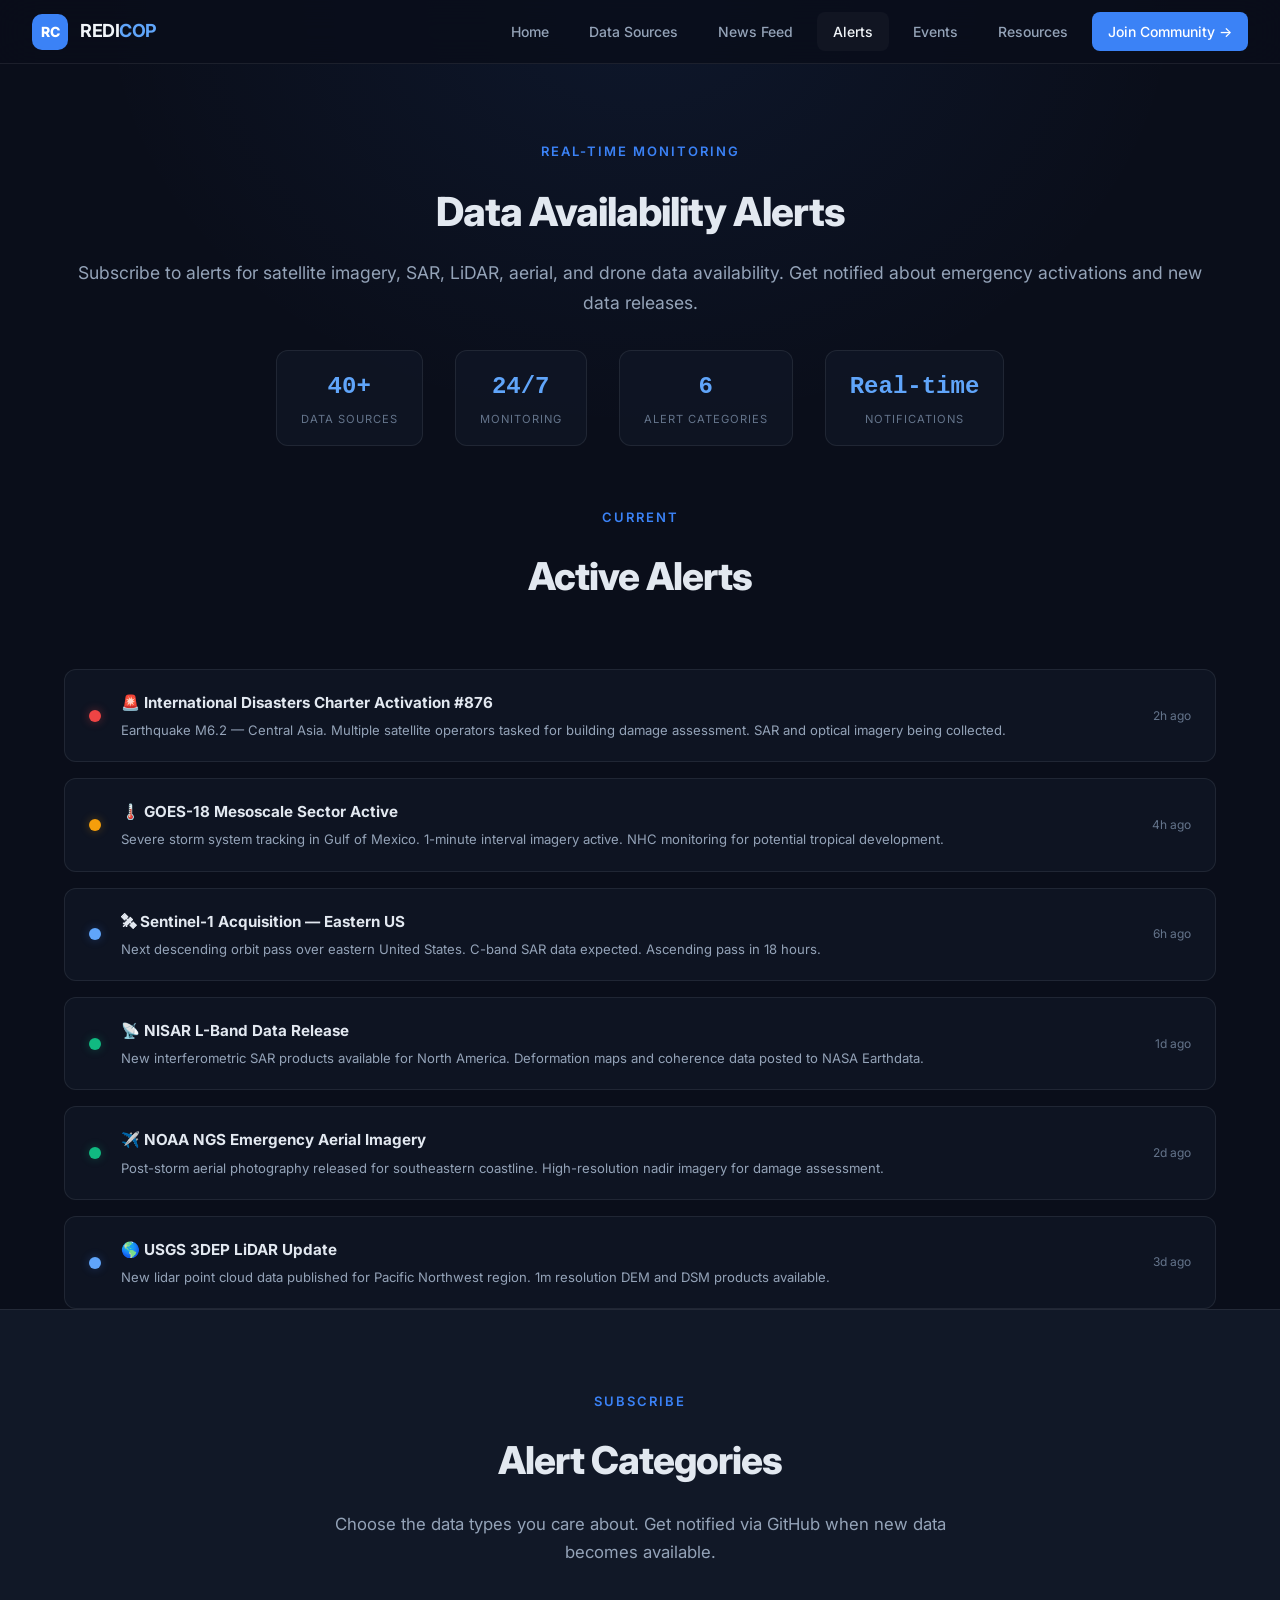
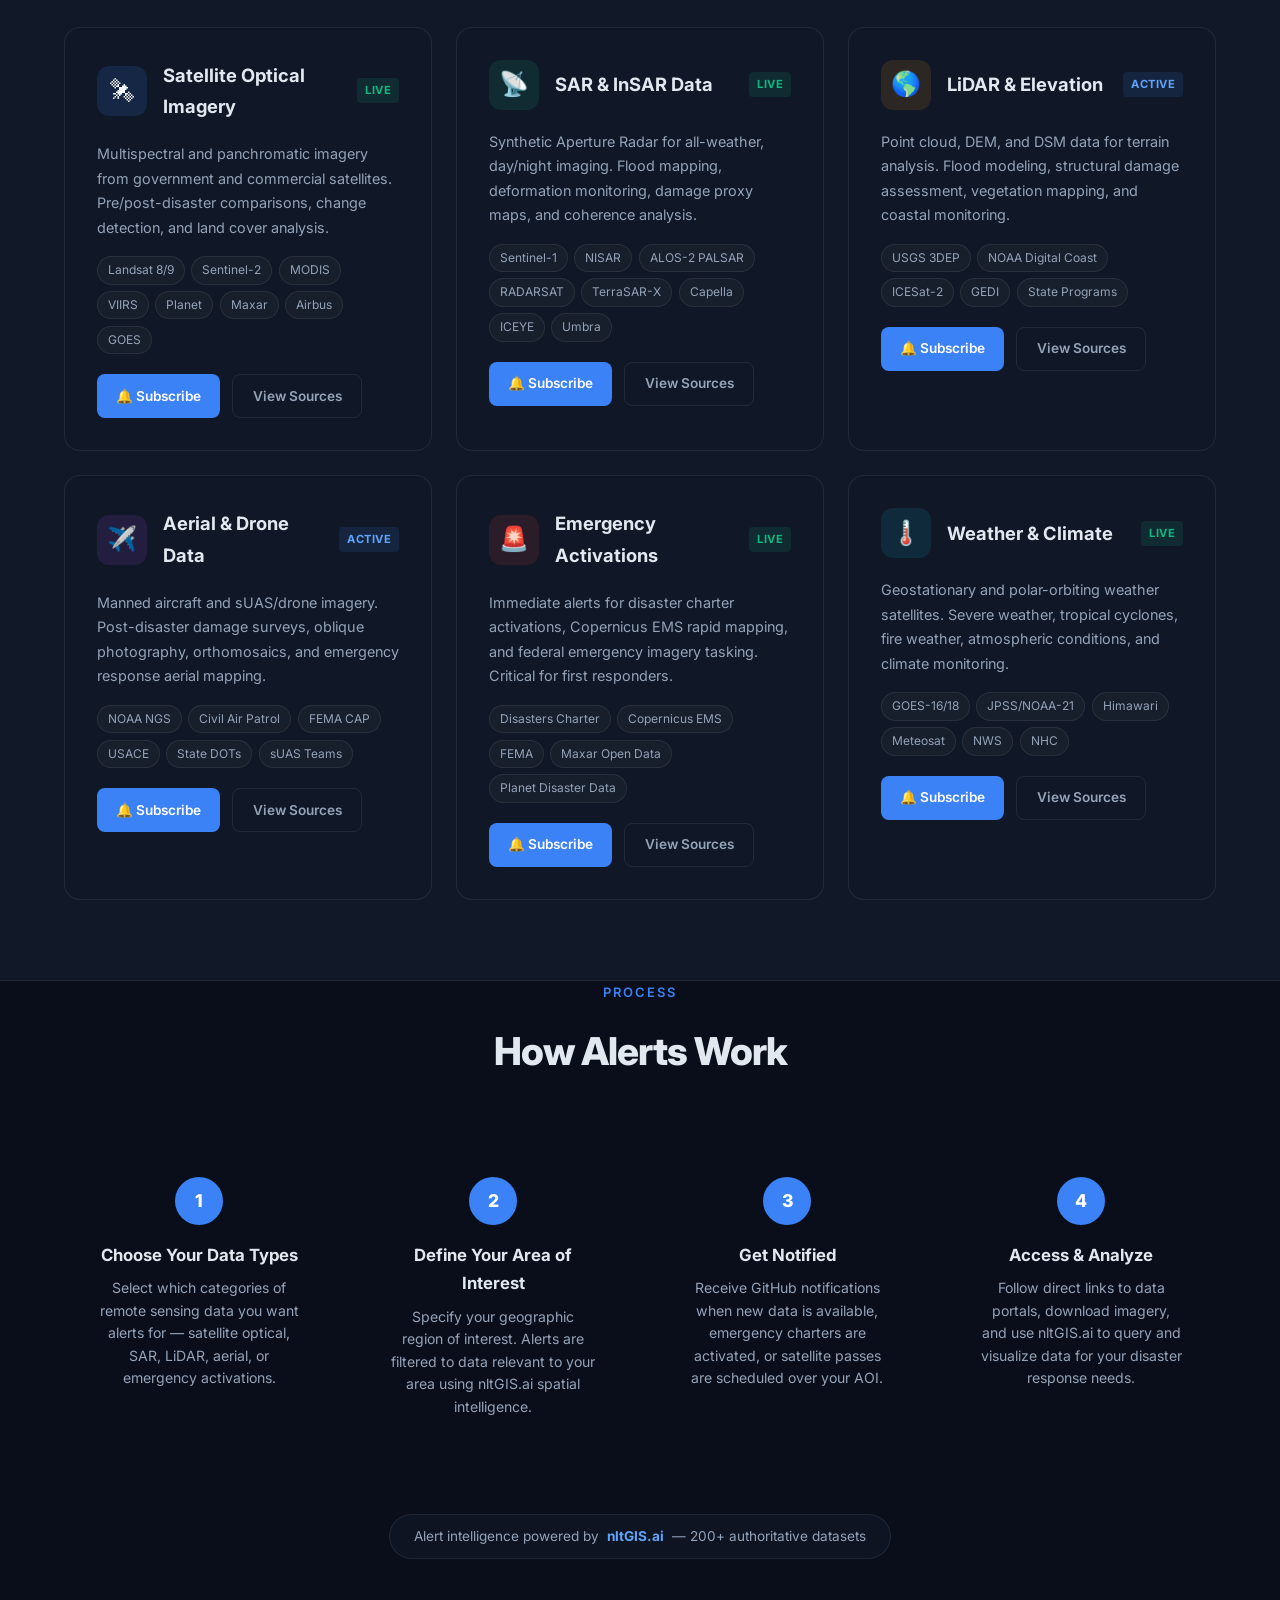
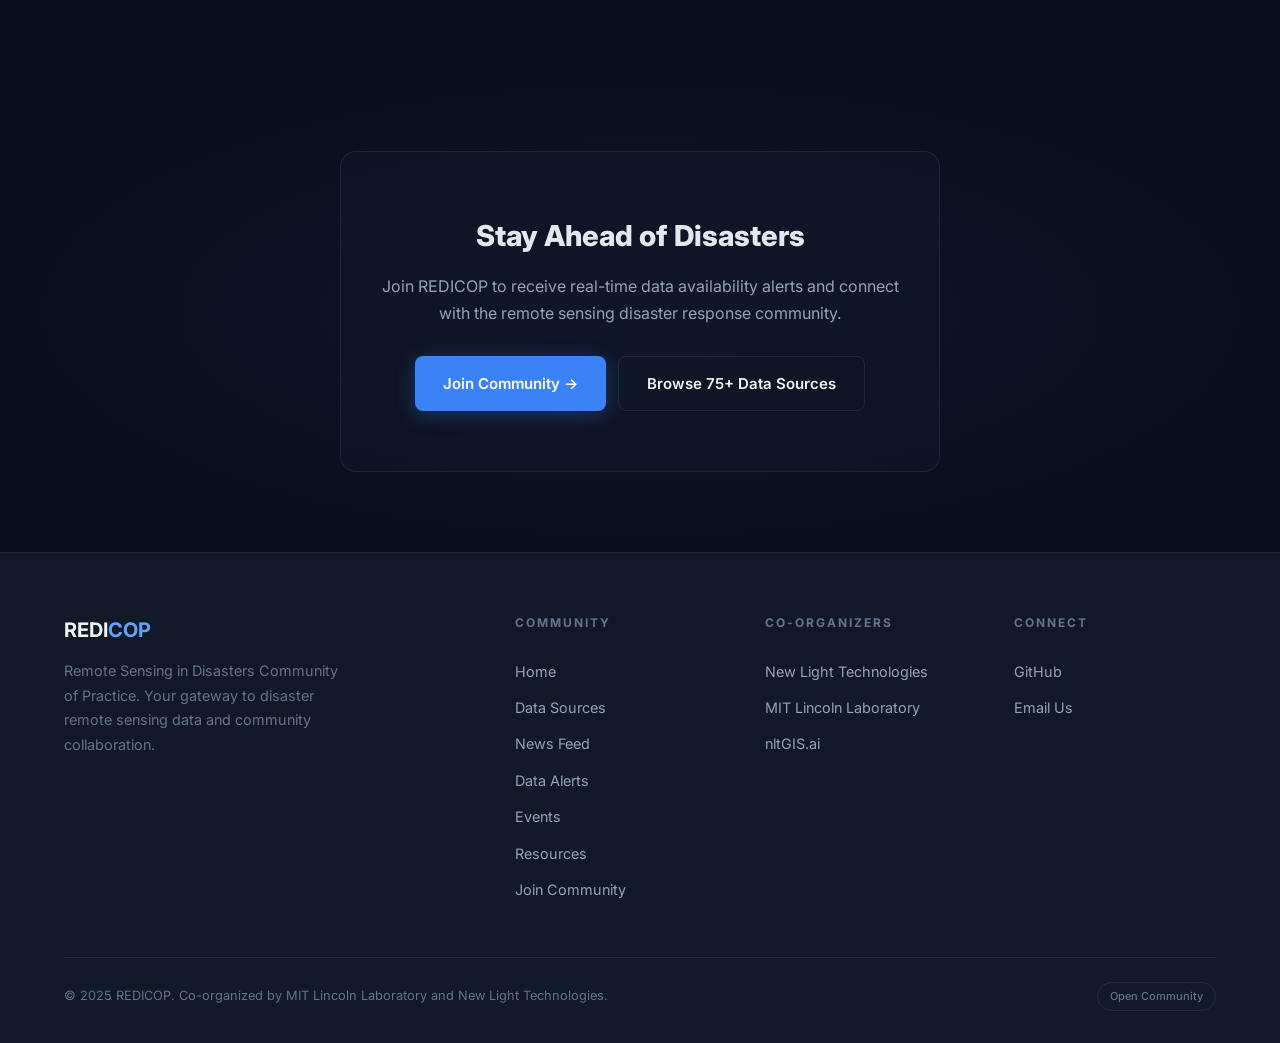
<file: alerts.html>
<!DOCTYPE html>
<html lang="en">
<head>
  <meta charset="UTF-8">
  <meta name="viewport" content="width=device-width, initial-scale=1.0">
  <title>Data Alerts | REDICOP</title>
  <link rel="preconnect" href="https://fonts.googleapis.com">
  <link href="https://fonts.googleapis.com/css2?family=Inter:wght@400;500;600;700;800&display=swap" rel="stylesheet">
  <link rel="stylesheet" href="style.css">
  <style>
    .alert-hero-stats{display:flex;gap:2rem;justify-content:center;margin-top:2rem;flex-wrap:wrap}
    .ahs{text-align:center;padding:1rem 1.5rem;background:var(--bg-card);border:1px solid var(--border-glass);border-radius:var(--radius);min-width:120px}
    .ahs .num{font-size:1.5rem;font-weight:800;color:var(--accent-bright);font-family:var(--font-mono)}
    .ahs .lbl{font-size:.7rem;text-transform:uppercase;letter-spacing:1px;color:var(--text-muted);margin-top:2px}
    .alert-categories{display:grid;grid-template-columns:repeat(auto-fit,minmax(340px,1fr));gap:1.5rem}
    .alert-cat{background:var(--bg-card);border:1px solid var(--border-glass);border-radius:var(--radius-lg);padding:2rem;transition:all var(--transition)}
    .alert-cat:hover{border-color:rgba(59,130,246,.15);transform:translateY(-3px);box-shadow:var(--shadow-glow)}
    .alert-cat-header{display:flex;align-items:center;gap:1rem;margin-bottom:1.25rem}
    .alert-cat-icon{width:50px;height:50px;border-radius:var(--radius);display:flex;align-items:center;justify-content:center;font-size:1.5rem;flex-shrink:0}
    .alert-cat-header h3{font-size:1.15rem;color:var(--text-heading)}
    .alert-cat-header .cat-status{font-size:.7rem;font-weight:700;text-transform:uppercase;letter-spacing:.5px;padding:3px 8px;border-radius:4px;margin-left:auto}
    .cat-status.live{background:rgba(16,185,129,.12);color:var(--accent-emerald)}
    .cat-status.active{background:rgba(59,130,246,.12);color:var(--accent-bright)}
    .alert-cat p{color:var(--text-secondary);font-size:.9rem;line-height:1.7;margin-bottom:1rem}
    .source-tags{display:flex;flex-wrap:wrap;gap:.4rem;margin-bottom:1.25rem}
    .source-tag{padding:3px 10px;background:var(--bg-glass);border:1px solid var(--border-glass);border-radius:100px;font-size:.75rem;color:var(--text-secondary)}
    .alert-actions{display:flex;gap:.75rem;flex-wrap:wrap}
    .alert-btn{display:inline-flex;align-items:center;gap:6px;padding:.6rem 1.2rem;border-radius:var(--radius-sm);font-size:.85rem;font-weight:600;text-decoration:none;transition:all var(--transition);cursor:pointer;border:none;font-family:var(--font-sans)}
    .alert-btn.primary{background:var(--accent);color:#fff}
    .alert-btn.primary:hover{background:var(--accent-bright)}
    .alert-btn.outline{background:transparent;border:1px solid var(--border-glass);color:var(--text-secondary)}
    .alert-btn.outline:hover{border-color:var(--accent);color:var(--accent-bright)}
    .how-it-works{display:grid;grid-template-columns:repeat(auto-fit,minmax(250px,1fr));gap:1.5rem}
    .hiw-step{text-align:center;padding:2rem}
    .hiw-num{width:48px;height:48px;border-radius:50%;background:var(--accent);color:#fff;display:flex;align-items:center;justify-content:center;font-weight:800;font-size:1.1rem;margin:0 auto 1rem}
    .hiw-step h4{color:var(--text-heading);margin-bottom:.5rem;font-size:1.05rem}
    .hiw-step p{color:var(--text-secondary);font-size:.88rem;line-height:1.6}
    .active-alerts{display:grid;gap:1rem}
    .active-alert{display:grid;grid-template-columns:auto 1fr auto;gap:1.25rem;align-items:center;background:var(--bg-card);border:1px solid var(--border-glass);border-radius:var(--radius);padding:1.25rem 1.5rem;transition:all var(--transition)}
    .active-alert:hover{border-color:rgba(59,130,246,.15)}
    .aa-severity{width:12px;height:12px;border-radius:50%}
    .aa-severity.critical{background:var(--danger);box-shadow:0 0 10px rgba(239,68,68,.4)}
    .aa-severity.warning{background:var(--warning);box-shadow:0 0 10px rgba(245,158,11,.3)}
    .aa-severity.info{background:var(--accent-bright);box-shadow:0 0 10px rgba(59,130,246,.3)}
    .aa-severity.active{background:var(--accent-emerald);box-shadow:0 0 10px rgba(16,185,129,.3)}
    .aa-info h4{font-size:.95rem;color:var(--text-heading);margin-bottom:.2rem}
    .aa-info p{font-size:.82rem;color:var(--text-secondary)}
    .aa-time{font-size:.75rem;color:var(--text-muted);text-align:right;white-space:nowrap}
    .powered-bar{text-align:center;padding:2rem;margin-top:2rem}
    .powered-bar a{display:inline-flex;align-items:center;gap:8px;padding:10px 24px;background:var(--bg-card);border:1px solid var(--border-glass);border-radius:100px;color:var(--text-secondary);font-size:.85rem;text-decoration:none;transition:all var(--transition)}
    .powered-bar a:hover{border-color:var(--accent);color:var(--accent-bright)}
    .powered-bar a strong{color:var(--accent-bright)}
  </style>
</head>
<body>

  <nav class="site-nav">
    <a href="index.html" class="nav-brand"><div class="brand-icon">RC</div><div class="brand-text">REDI<span>COP</span></div></a>
    <div class="nav-links">
      <a href="index.html">Home</a>
      <a href="data-sources.html">Data Sources</a>
      <a href="news.html">News Feed</a>
      <a href="alerts.html" class="active">Alerts</a>
      <a href="events.html">Events</a>
      <a href="resources.html">Resources</a>
      <a href="signup.html" class="nav-cta">Join Community &rarr;</a>
    </div>
  </nav>

  <div class="page-header">
    <div class="container">
      <div class="section-label">Real-Time Monitoring</div>
      <h1>Data Availability Alerts</h1>
      <p>Subscribe to alerts for satellite imagery, SAR, LiDAR, aerial, and drone data availability. Get notified about emergency activations and new data releases.</p>
      <div class="alert-hero-stats">
        <div class="ahs"><div class="num">40+</div><div class="lbl">Data Sources</div></div>
        <div class="ahs"><div class="num">24/7</div><div class="lbl">Monitoring</div></div>
        <div class="ahs"><div class="num">6</div><div class="lbl">Alert Categories</div></div>
        <div class="ahs"><div class="num">Real-time</div><div class="lbl">Notifications</div></div>
      </div>
    </div>
  </div>

  <section class="container" style="padding-top:0">
    <div class="section-header"><div class="section-label">Current</div><h2 class="section-title">Active Alerts</h2></div>
    <div class="active-alerts">
      <div class="active-alert"><div class="aa-severity critical"></div><div class="aa-info"><h4>&#128680; International Disasters Charter Activation #876</h4><p>Earthquake M6.2 &mdash; Central Asia. Multiple satellite operators tasked for building damage assessment. SAR and optical imagery being collected.</p></div><div class="aa-time">2h ago</div></div>
      <div class="active-alert"><div class="aa-severity warning"></div><div class="aa-info"><h4>&#127777;&#65039; GOES-18 Mesoscale Sector Active</h4><p>Severe storm system tracking in Gulf of Mexico. 1-minute interval imagery active. NHC monitoring for potential tropical development.</p></div><div class="aa-time">4h ago</div></div>
      <div class="active-alert"><div class="aa-severity info"></div><div class="aa-info"><h4>&#128752; Sentinel-1 Acquisition &mdash; Eastern US</h4><p>Next descending orbit pass over eastern United States. C-band SAR data expected. Ascending pass in 18 hours.</p></div><div class="aa-time">6h ago</div></div>
      <div class="active-alert"><div class="aa-severity active"></div><div class="aa-info"><h4>&#128225; NISAR L-Band Data Release</h4><p>New interferometric SAR products available for North America. Deformation maps and coherence data posted to NASA Earthdata.</p></div><div class="aa-time">1d ago</div></div>
      <div class="active-alert"><div class="aa-severity active"></div><div class="aa-info"><h4>&#9992;&#65039; NOAA NGS Emergency Aerial Imagery</h4><p>Post-storm aerial photography released for southeastern coastline. High-resolution nadir imagery for damage assessment.</p></div><div class="aa-time">2d ago</div></div>
      <div class="active-alert"><div class="aa-severity info"></div><div class="aa-info"><h4>&#127758; USGS 3DEP LiDAR Update</h4><p>New lidar point cloud data published for Pacific Northwest region. 1m resolution DEM and DSM products available.</p></div><div class="aa-time">3d ago</div></div>
    </div>
  </section>

  <section class="about-section" style="padding:80px 0">
    <div class="container">
      <div class="section-header"><div class="section-label">Subscribe</div><h2 class="section-title">Alert Categories</h2><p class="section-desc">Choose the data types you care about. Get notified via GitHub when new data becomes available.</p></div>
      <div class="alert-categories">

        <div class="alert-cat">
          <div class="alert-cat-header"><div class="alert-cat-icon" style="background:var(--accent-glow)">&#128752;</div><div><h3>Satellite Optical Imagery</h3></div><span class="cat-status live">Live</span></div>
          <p>Multispectral and panchromatic imagery from government and commercial satellites. Pre/post-disaster comparisons, change detection, and land cover analysis.</p>
          <div class="source-tags"><span class="source-tag">Landsat 8/9</span><span class="source-tag">Sentinel-2</span><span class="source-tag">MODIS</span><span class="source-tag">VIIRS</span><span class="source-tag">Planet</span><span class="source-tag">Maxar</span><span class="source-tag">Airbus</span><span class="source-tag">GOES</span></div>
          <div class="alert-actions"><a href="https://github.com/redicop/redicop.github.io/issues/new?title=Subscribe:+Satellite+Optical+Alerts&body=I+would+like+to+subscribe+to+satellite+optical+imagery+alerts.%0A%0AMy+area+of+interest:%0AMy+use+case:" target="_blank" class="alert-btn primary">&#128276; Subscribe</a><a href="data-sources.html" class="alert-btn outline">View Sources</a></div>
        </div>

        <div class="alert-cat">
          <div class="alert-cat-header"><div class="alert-cat-icon" style="background:rgba(16,185,129,.12)">&#128225;</div><div><h3>SAR &amp; InSAR Data</h3></div><span class="cat-status live">Live</span></div>
          <p>Synthetic Aperture Radar for all-weather, day/night imaging. Flood mapping, deformation monitoring, damage proxy maps, and coherence analysis.</p>
          <div class="source-tags"><span class="source-tag">Sentinel-1</span><span class="source-tag">NISAR</span><span class="source-tag">ALOS-2 PALSAR</span><span class="source-tag">RADARSAT</span><span class="source-tag">TerraSAR-X</span><span class="source-tag">Capella</span><span class="source-tag">ICEYE</span><span class="source-tag">Umbra</span></div>
          <div class="alert-actions"><a href="https://github.com/redicop/redicop.github.io/issues/new?title=Subscribe:+SAR+Data+Alerts&body=I+would+like+to+subscribe+to+SAR+and+InSAR+data+alerts.%0A%0AMy+area+of+interest:%0AMy+use+case:" target="_blank" class="alert-btn primary">&#128276; Subscribe</a><a href="data-sources.html" class="alert-btn outline">View Sources</a></div>
        </div>

        <div class="alert-cat">
          <div class="alert-cat-header"><div class="alert-cat-icon" style="background:rgba(245,158,11,.12)">&#127758;</div><div><h3>LiDAR &amp; Elevation</h3></div><span class="cat-status active">Active</span></div>
          <p>Point cloud, DEM, and DSM data for terrain analysis. Flood modeling, structural damage assessment, vegetation mapping, and coastal monitoring.</p>
          <div class="source-tags"><span class="source-tag">USGS 3DEP</span><span class="source-tag">NOAA Digital Coast</span><span class="source-tag">ICESat-2</span><span class="source-tag">GEDI</span><span class="source-tag">State Programs</span></div>
          <div class="alert-actions"><a href="https://github.com/redicop/redicop.github.io/issues/new?title=Subscribe:+LiDAR+Alerts&body=I+would+like+to+subscribe+to+LiDAR+and+elevation+data+alerts.%0A%0AMy+area+of+interest:%0AMy+use+case:" target="_blank" class="alert-btn primary">&#128276; Subscribe</a><a href="data-sources.html" class="alert-btn outline">View Sources</a></div>
        </div>

        <div class="alert-cat">
          <div class="alert-cat-header"><div class="alert-cat-icon" style="background:rgba(168,85,247,.12)">&#9992;&#65039;</div><div><h3>Aerial &amp; Drone Data</h3></div><span class="cat-status active">Active</span></div>
          <p>Manned aircraft and sUAS/drone imagery. Post-disaster damage surveys, oblique photography, orthomosaics, and emergency response aerial mapping.</p>
          <div class="source-tags"><span class="source-tag">NOAA NGS</span><span class="source-tag">Civil Air Patrol</span><span class="source-tag">FEMA CAP</span><span class="source-tag">USACE</span><span class="source-tag">State DOTs</span><span class="source-tag">sUAS Teams</span></div>
          <div class="alert-actions"><a href="https://github.com/redicop/redicop.github.io/issues/new?title=Subscribe:+Aerial+Drone+Alerts&body=I+would+like+to+subscribe+to+aerial+and+drone+data+alerts.%0A%0AMy+area+of+interest:%0AMy+use+case:" target="_blank" class="alert-btn primary">&#128276; Subscribe</a><a href="data-sources.html" class="alert-btn outline">View Sources</a></div>
        </div>

        <div class="alert-cat">
          <div class="alert-cat-header"><div class="alert-cat-icon" style="background:rgba(239,68,68,.12)">&#128680;</div><div><h3>Emergency Activations</h3></div><span class="cat-status live">Live</span></div>
          <p>Immediate alerts for disaster charter activations, Copernicus EMS rapid mapping, and federal emergency imagery tasking. Critical for first responders.</p>
          <div class="source-tags"><span class="source-tag">Disasters Charter</span><span class="source-tag">Copernicus EMS</span><span class="source-tag">FEMA</span><span class="source-tag">Maxar Open Data</span><span class="source-tag">Planet Disaster Data</span></div>
          <div class="alert-actions"><a href="https://github.com/redicop/redicop.github.io/issues/new?title=Subscribe:+Emergency+Activation+Alerts&body=I+would+like+to+subscribe+to+emergency+activation+alerts.%0A%0AMy+role:%0AMy+organization:" target="_blank" class="alert-btn primary">&#128276; Subscribe</a><a href="data-sources.html" class="alert-btn outline">View Sources</a></div>
        </div>

        <div class="alert-cat">
          <div class="alert-cat-header"><div class="alert-cat-icon" style="background:rgba(6,182,212,.12)">&#127777;&#65039;</div><div><h3>Weather &amp; Climate</h3></div><span class="cat-status live">Live</span></div>
          <p>Geostationary and polar-orbiting weather satellites. Severe weather, tropical cyclones, fire weather, atmospheric conditions, and climate monitoring.</p>
          <div class="source-tags"><span class="source-tag">GOES-16/18</span><span class="source-tag">JPSS/NOAA-21</span><span class="source-tag">Himawari</span><span class="source-tag">Meteosat</span><span class="source-tag">NWS</span><span class="source-tag">NHC</span></div>
          <div class="alert-actions"><a href="https://github.com/redicop/redicop.github.io/issues/new?title=Subscribe:+Weather+Climate+Alerts&body=I+would+like+to+subscribe+to+weather+and+climate+data+alerts.%0A%0AMy+area+of+interest:%0AMy+use+case:" target="_blank" class="alert-btn primary">&#128276; Subscribe</a><a href="data-sources.html" class="alert-btn outline">View Sources</a></div>
        </div>

      </div>
    </div>
  </section>

  <section class="container" style="padding:0 24px 80px">
    <div class="section-header"><div class="section-label">Process</div><h2 class="section-title">How Alerts Work</h2></div>
    <div class="how-it-works">
      <div class="hiw-step"><div class="hiw-num">1</div><h4>Choose Your Data Types</h4><p>Select which categories of remote sensing data you want alerts for &mdash; satellite optical, SAR, LiDAR, aerial, or emergency activations.</p></div>
      <div class="hiw-step"><div class="hiw-num">2</div><h4>Define Your Area of Interest</h4><p>Specify your geographic region of interest. Alerts are filtered to data relevant to your area using nltGIS.ai spatial intelligence.</p></div>
      <div class="hiw-step"><div class="hiw-num">3</div><h4>Get Notified</h4><p>Receive GitHub notifications when new data is available, emergency charters are activated, or satellite passes are scheduled over your AOI.</p></div>
      <div class="hiw-step"><div class="hiw-num">4</div><h4>Access &amp; Analyze</h4><p>Follow direct links to data portals, download imagery, and use nltGIS.ai to query and visualize data for your disaster response needs.</p></div>
    </div>
    <div class="powered-bar"><a href="https://nltgis.ai" target="_blank">Alert intelligence powered by <strong>nltGIS.ai</strong> &mdash; 200+ authoritative datasets</a></div>
  </section>

  <section class="cta-section">
    <div class="cta-box">
      <h2>Stay Ahead of Disasters</h2>
      <p>Join REDICOP to receive real-time data availability alerts and connect with the remote sensing disaster response community.</p>
      <div style="margin-top:24px;display:flex;gap:12px;justify-content:center;flex-wrap:wrap"><a href="signup.html" class="btn btn-primary">Join Community &rarr;</a><a href="data-sources.html" class="btn btn-outline">Browse 75+ Data Sources</a></div>
    </div>
  </section>

  <footer class="site-footer">
    <div class="container">
      <div class="footer-grid">
        <div class="footer-brand"><div class="brand-text">REDI<span>COP</span></div><p>Remote Sensing in Disasters Community of Practice. Your gateway to disaster remote sensing data and community collaboration.</p></div>
        <div class="footer-col"><h4>Community</h4><a href="index.html">Home</a><a href="data-sources.html">Data Sources</a><a href="news.html">News Feed</a><a href="alerts.html">Data Alerts</a><a href="events.html">Events</a><a href="resources.html">Resources</a><a href="signup.html">Join Community</a></div>
        <div class="footer-col"><h4>Co-Organizers</h4><a href="https://newlighttechnologies.com/" target="_blank">New Light Technologies</a><a href="https://www.ll.mit.edu/" target="_blank">MIT Lincoln Laboratory</a><a href="https://nltgis.ai" target="_blank">nltGIS.ai</a></div>
        <div class="footer-col"><h4>Connect</h4><a href="https://github.com/redicop" target="_blank">GitHub</a><a href="mailto:info@redicop.org">Email Us</a></div>
      </div>
      <div class="footer-bottom"><span>&copy; 2025 REDICOP. Co-organized by MIT Lincoln Laboratory and New Light Technologies.</span><div class="footer-badges"><span class="footer-badge">Open Community</span></div></div>
    </div>
  </footer>

</body>
</html>
</file>
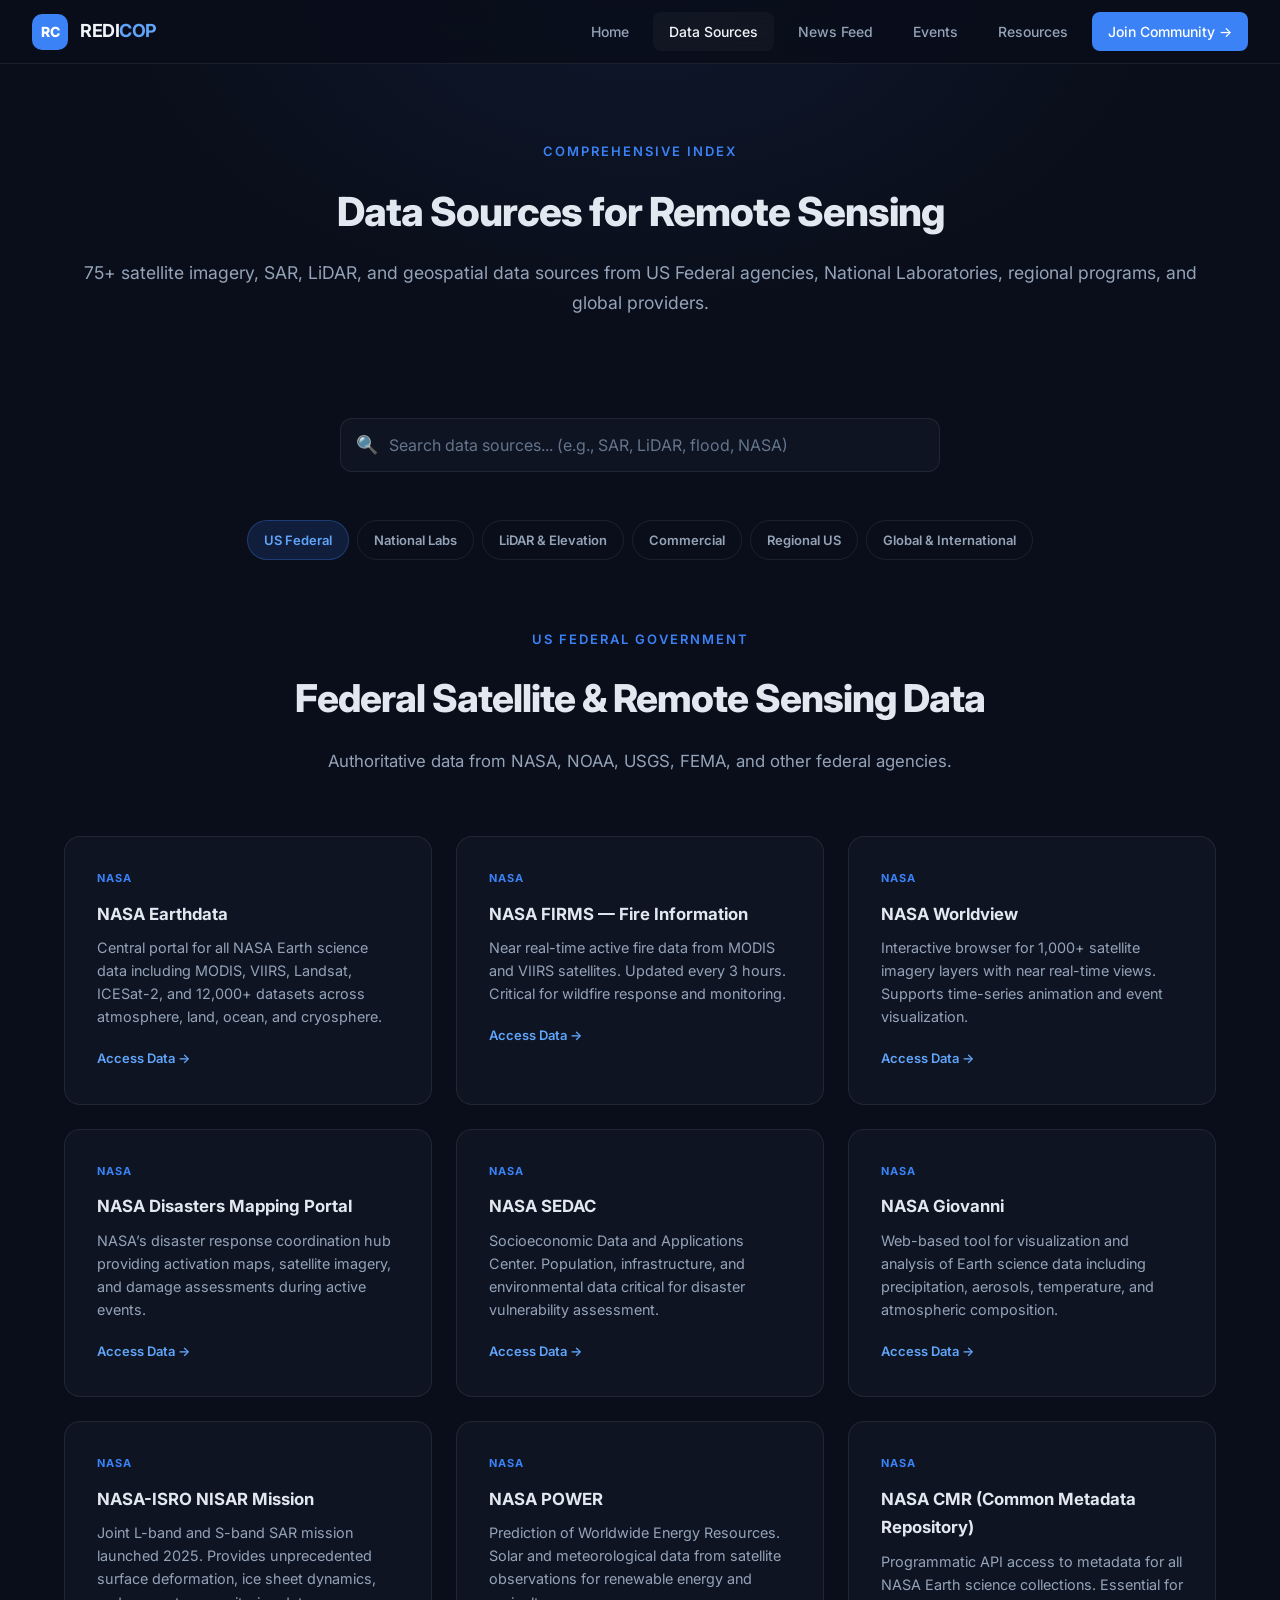
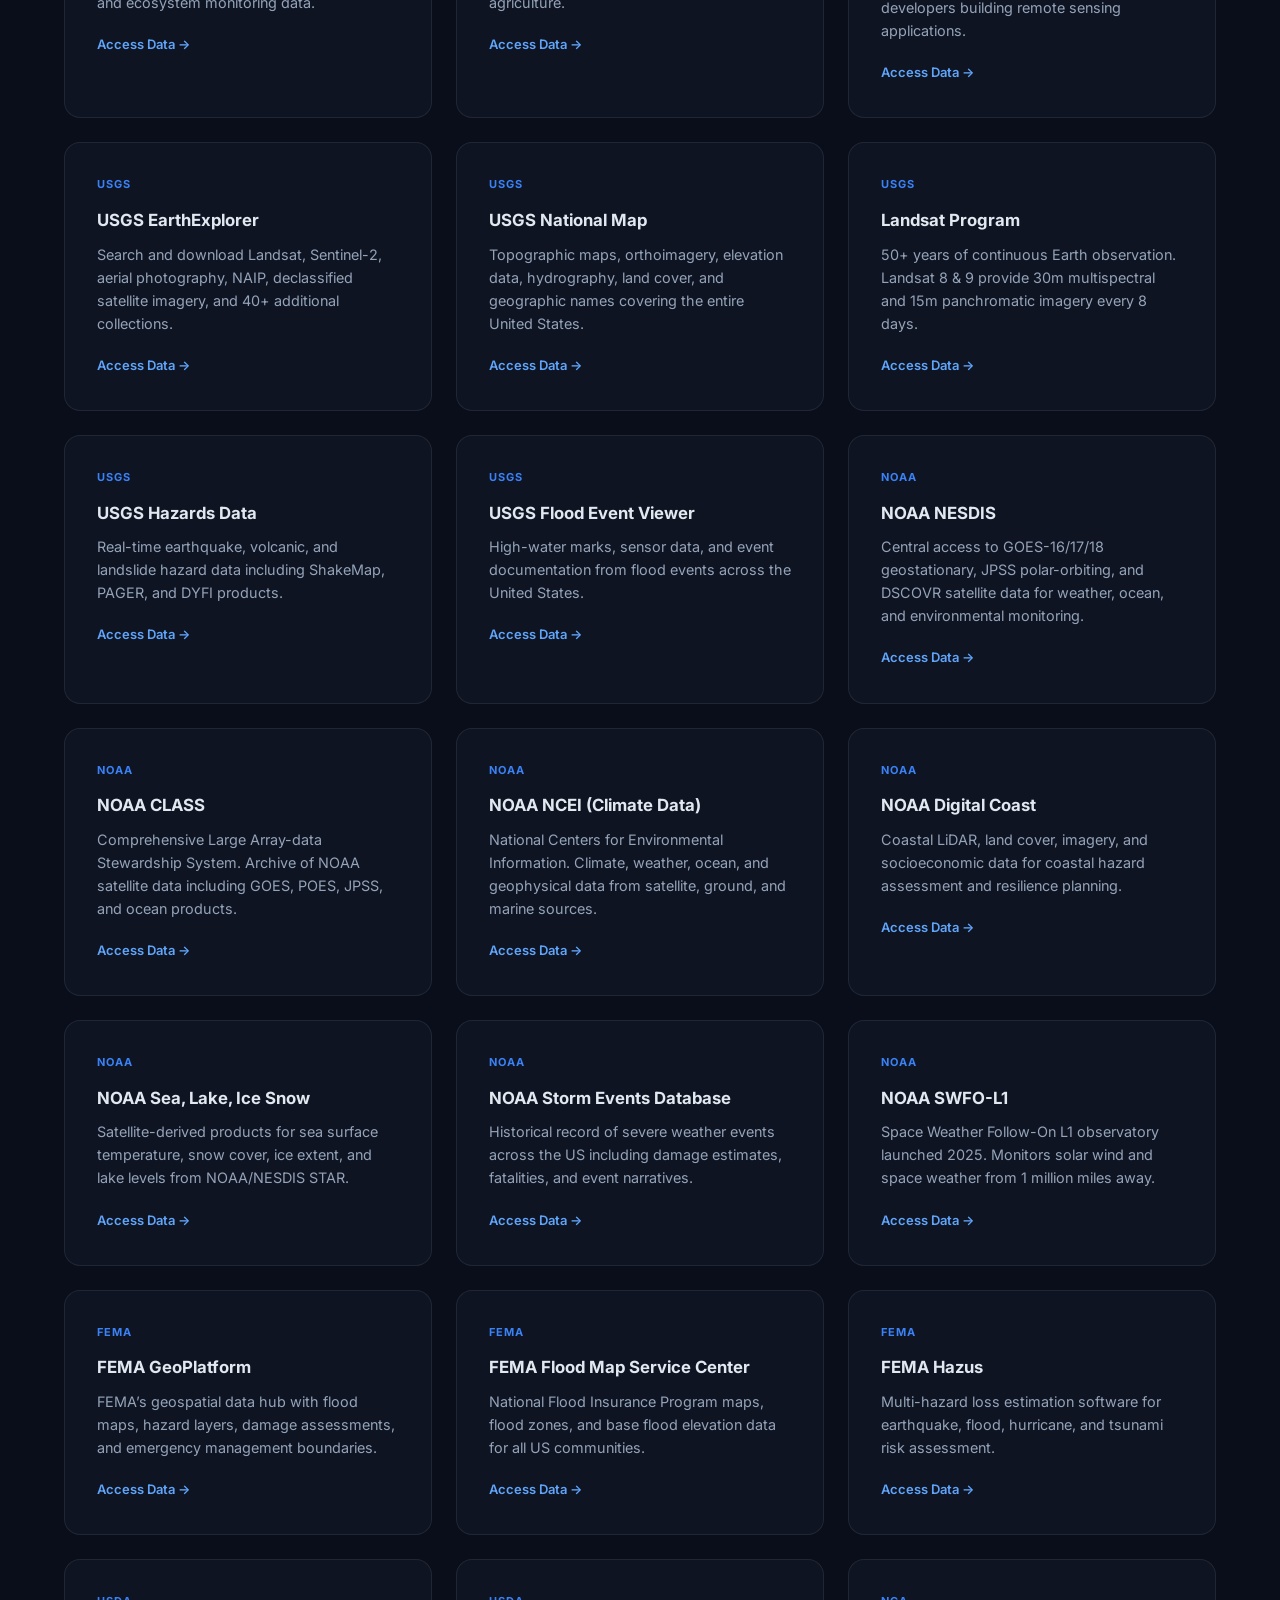
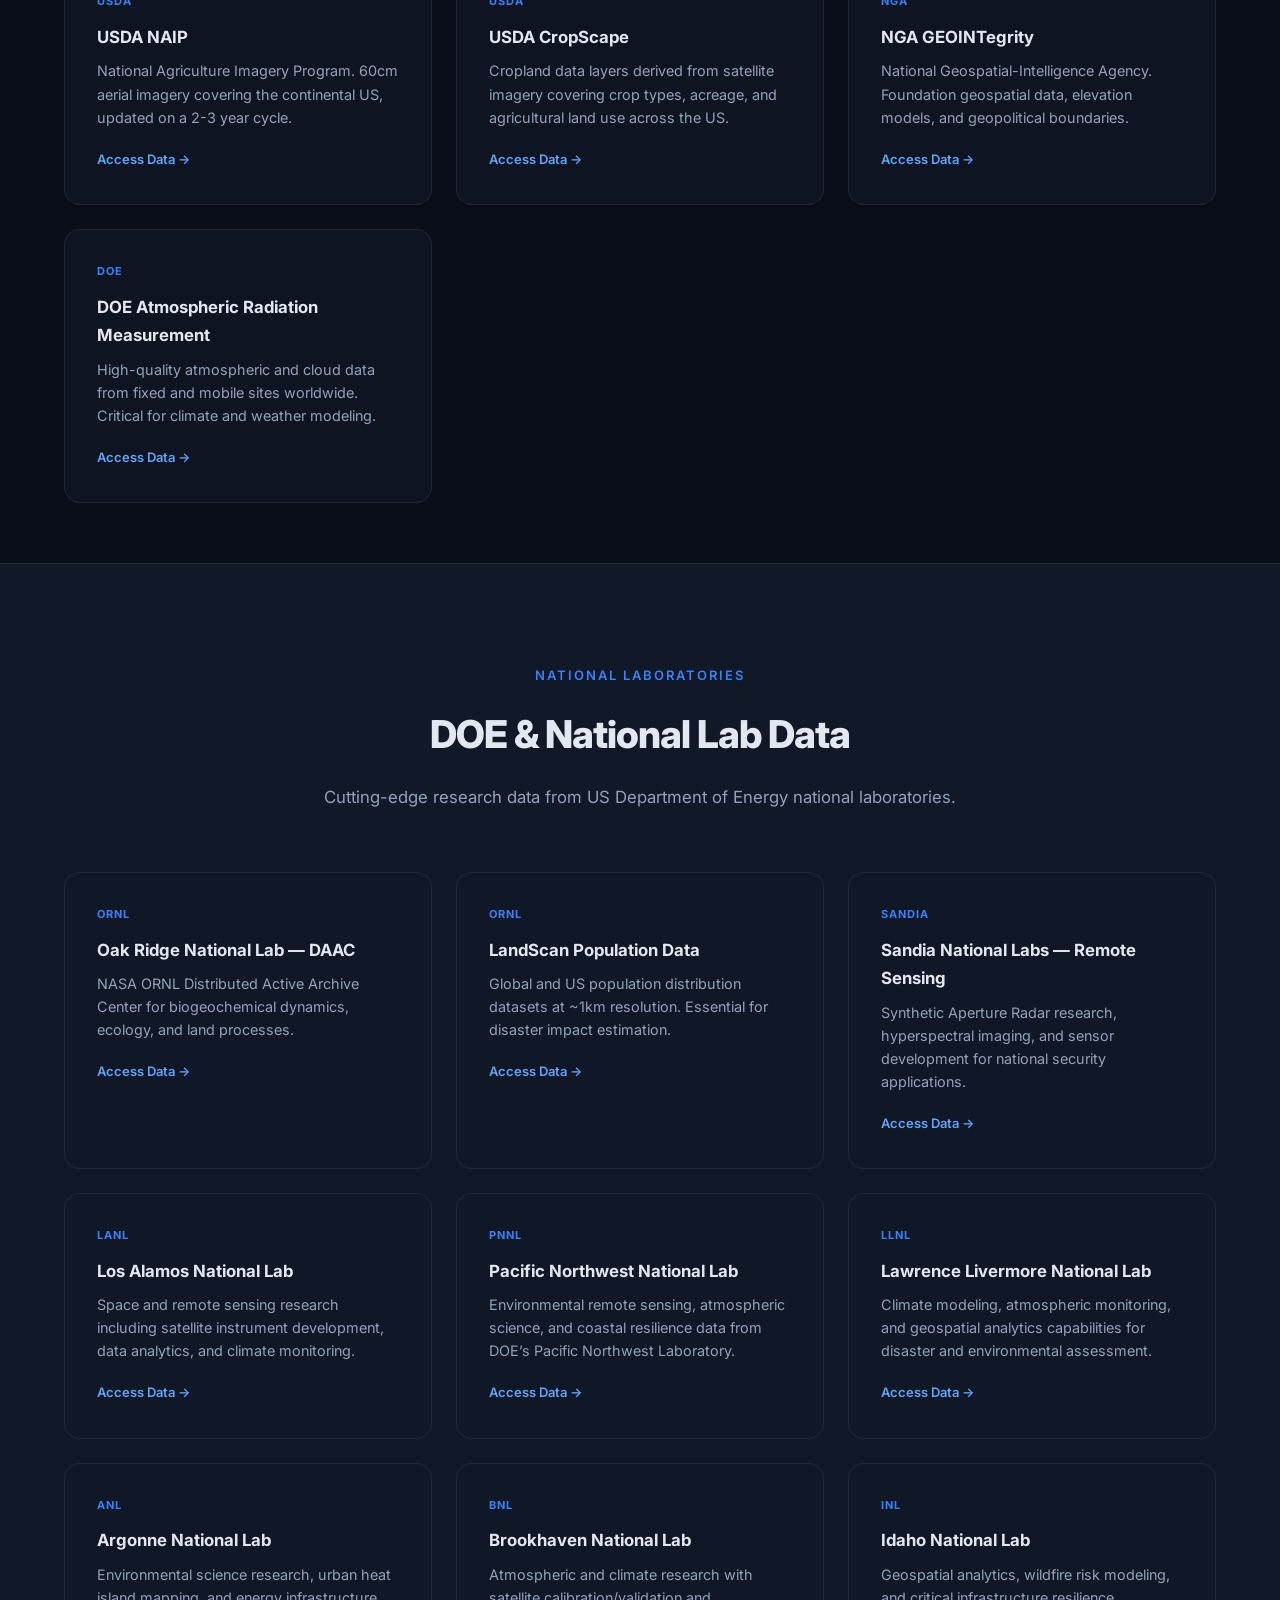
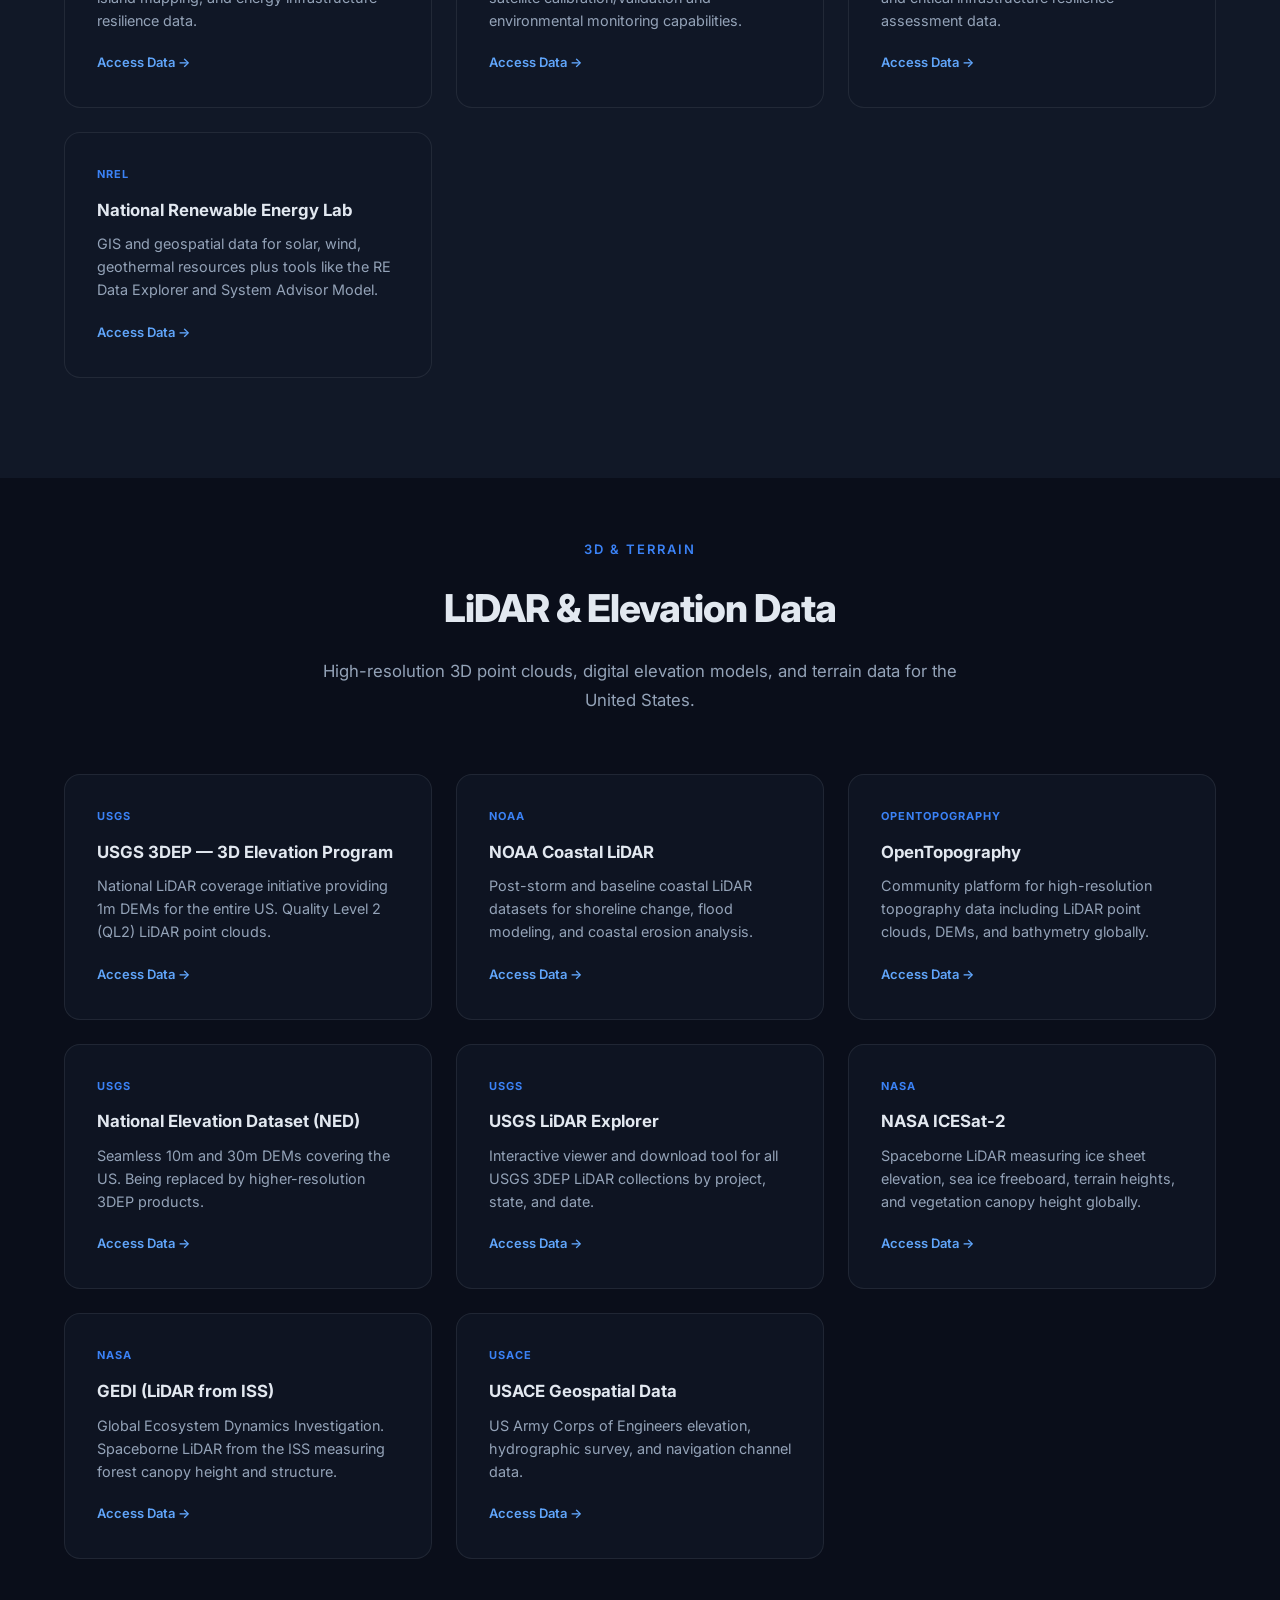
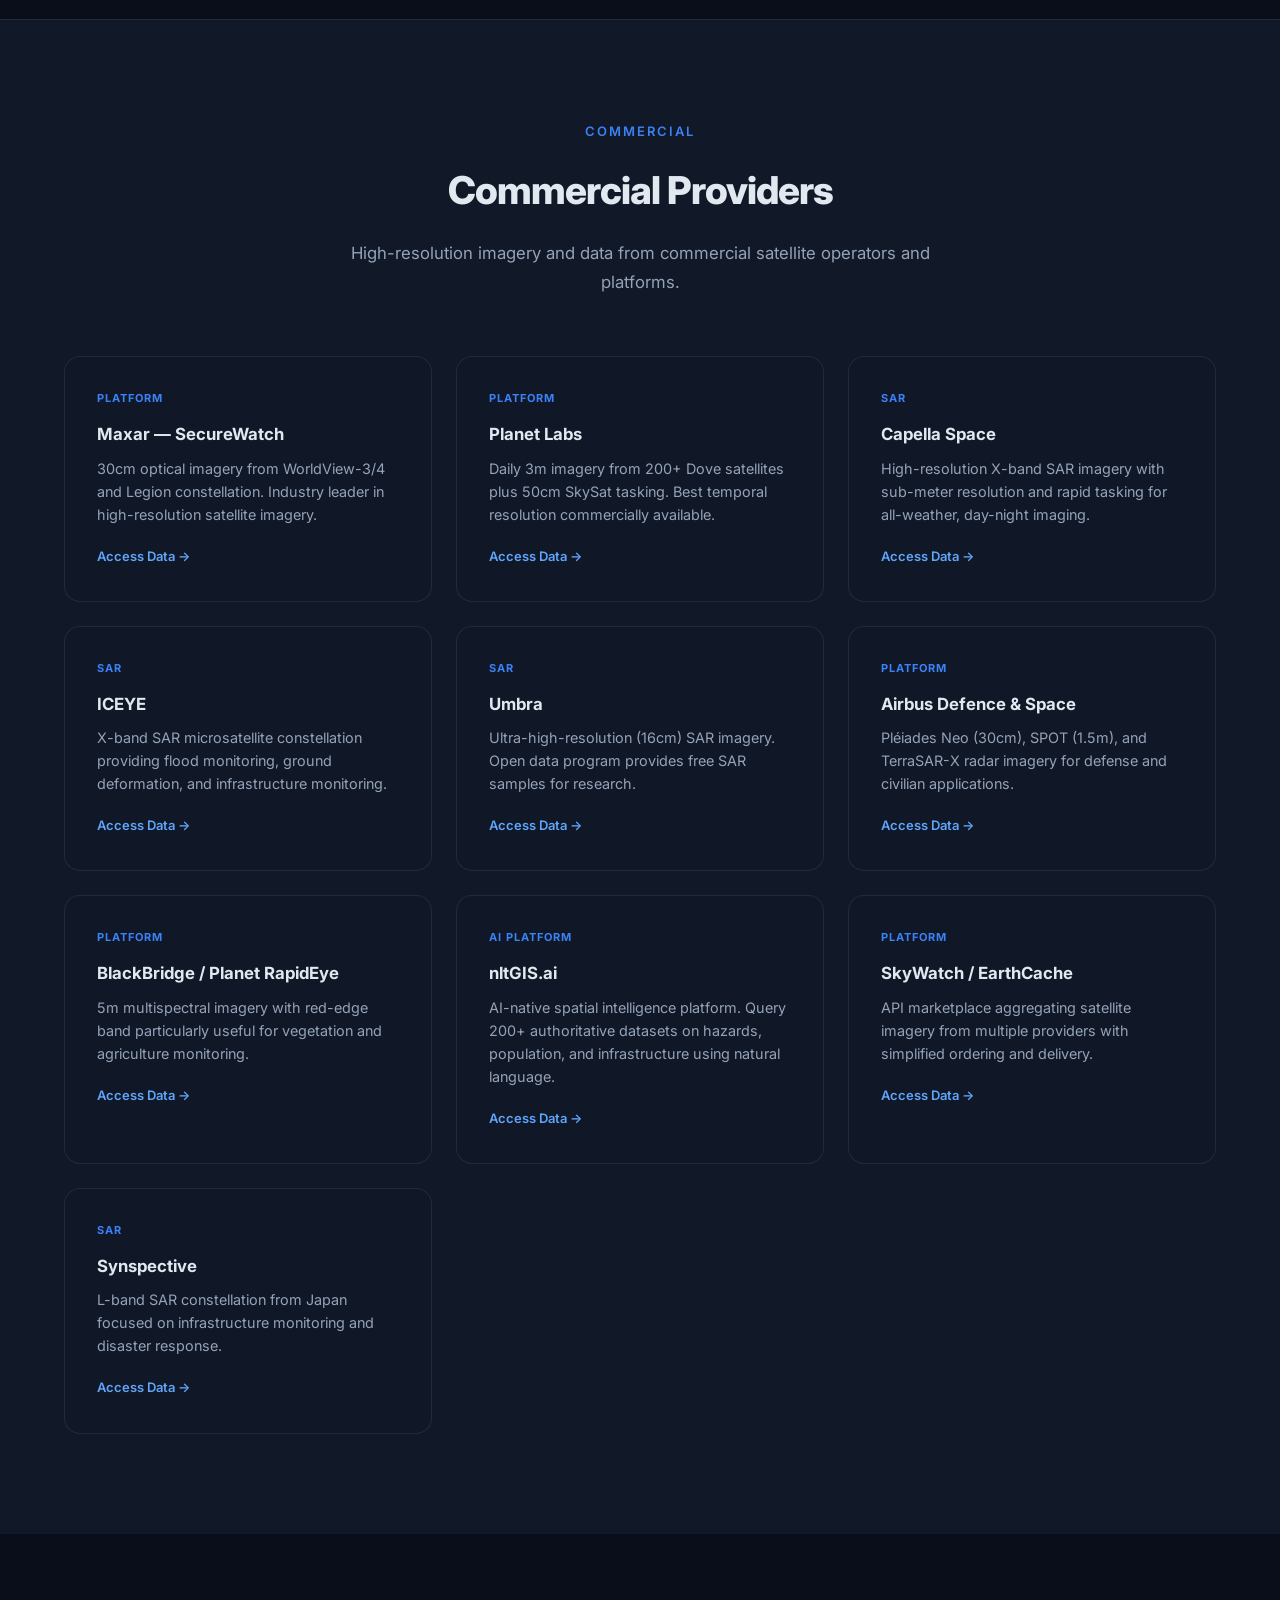
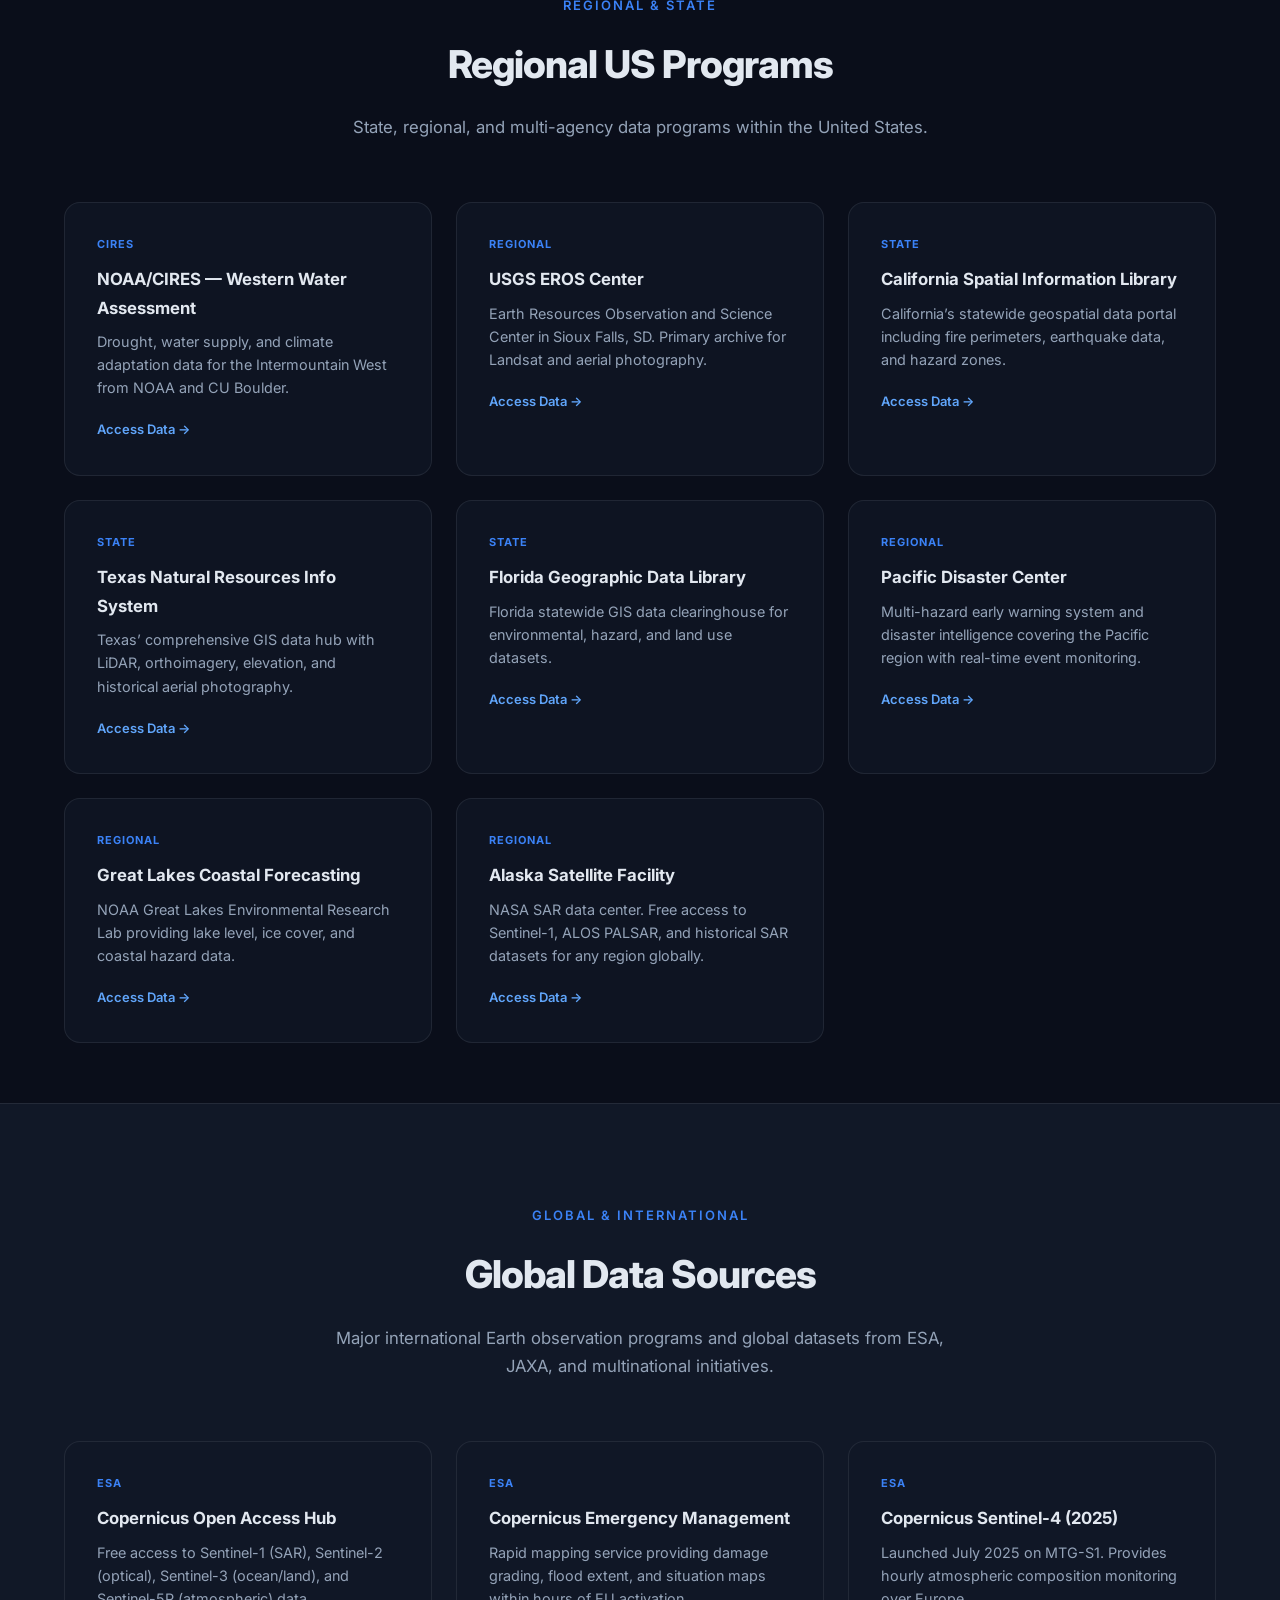
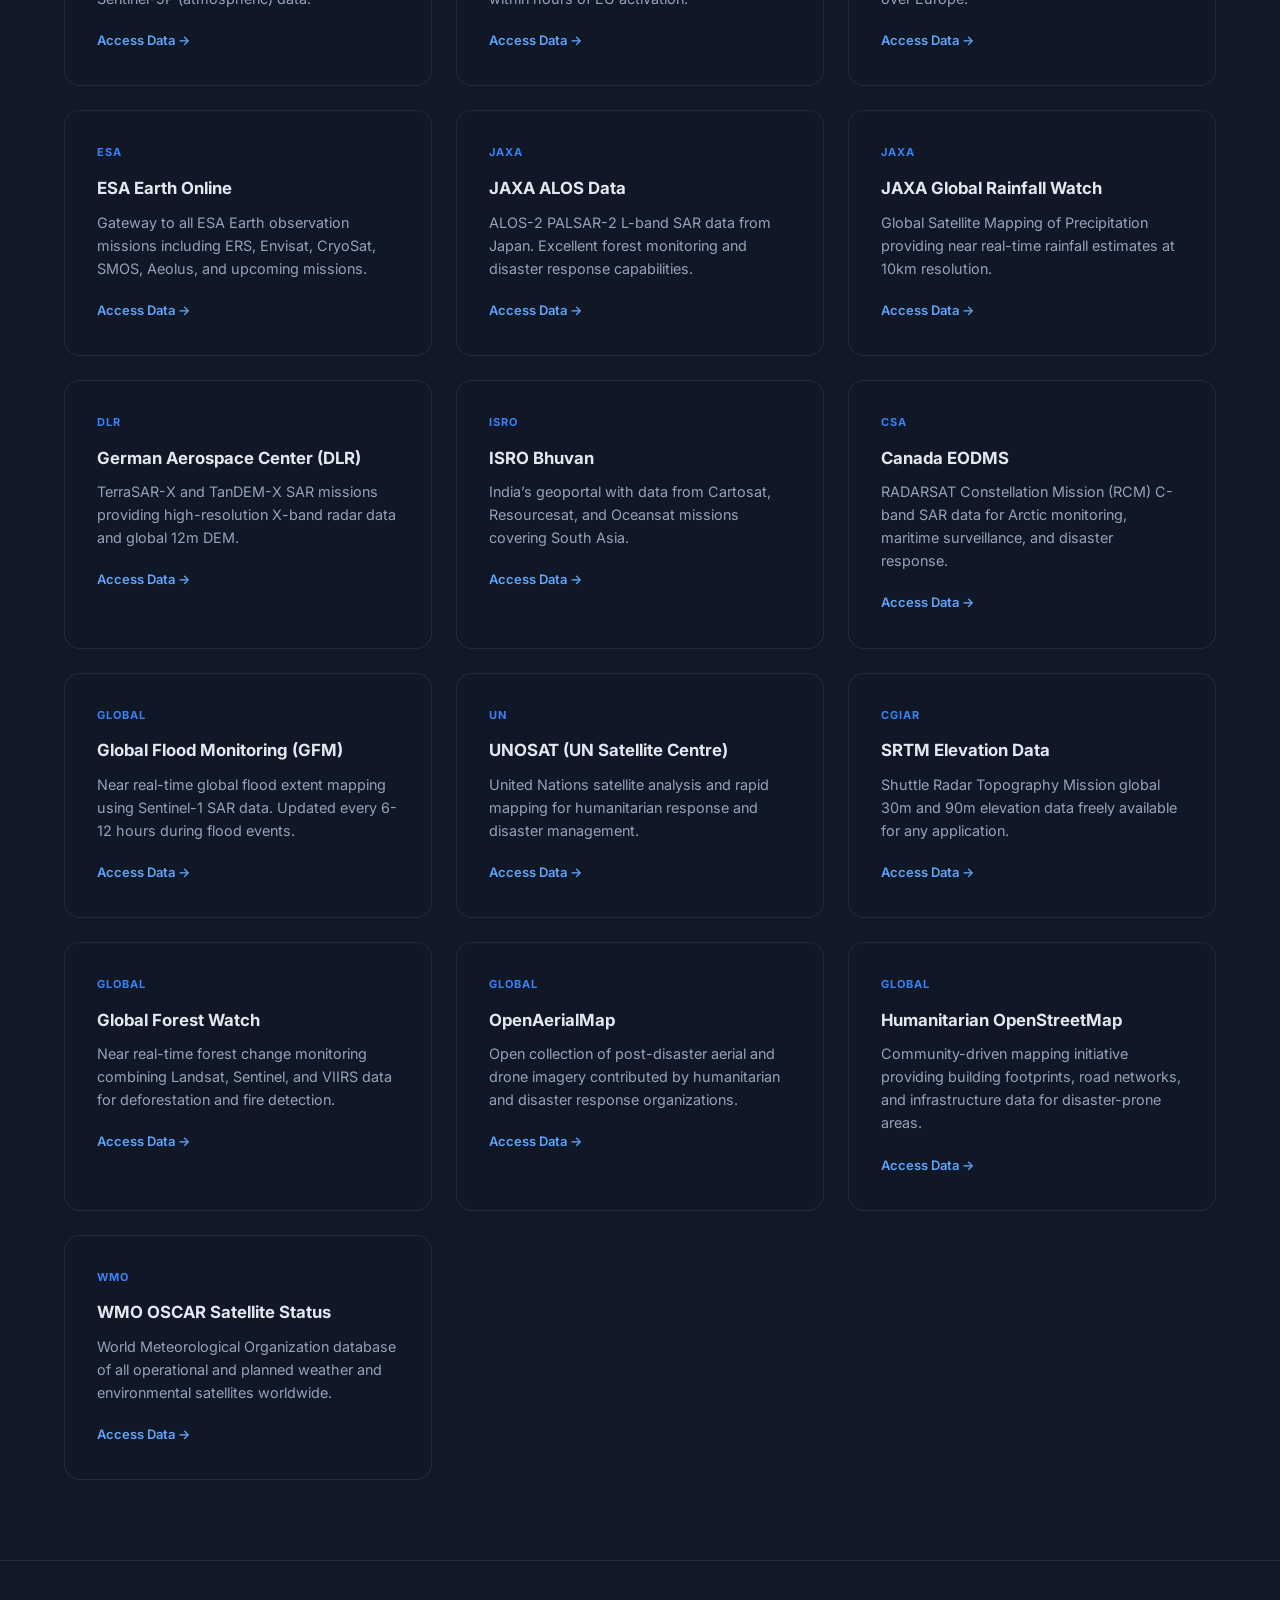
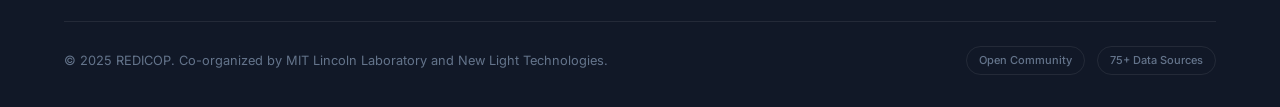
<file: data-sources.html>
<!DOCTYPE html>
<html lang="en">
<head>
<meta charset="UTF-8"><meta name="viewport" content="width=device-width, initial-scale=1.0">
<title>Data Sources for Remote Sensing | REDICOP</title>
<link rel="preconnect" href="https://fonts.googleapis.com">
<link href="https://fonts.googleapis.com/css2?family=Inter:wght@400;500;600;700;800&display=swap" rel="stylesheet">
<link rel="stylesheet" href="style.css">
<style>.search-box{max-width:600px;margin:0 auto 48px;position:relative}.search-box input{width:100%;padding:16px 20px 16px 48px;background:var(--bg-card);border:1px solid var(--border-glass);border-radius:var(--radius);color:var(--text-primary);font-size:16px;font-family:var(--font-sans);outline:none;transition:border-color var(--transition)}.search-box input:focus{border-color:var(--accent)}.search-box input::placeholder{color:var(--text-muted)}.search-box::before{content:'\1F50D';position:absolute;left:16px;top:50%;transform:translateY(-50%);font-size:18px}.cat-nav{display:flex;flex-wrap:wrap;gap:8px;justify-content:center;margin-bottom:48px}.cat-nav a{padding:8px 16px;border-radius:100px;font-size:13px;font-weight:600;border:1px solid var(--border-glass);color:var(--text-secondary);transition:all var(--transition)}.cat-nav a:hover,.cat-nav a.active{background:var(--accent-glow);border-color:rgba(59,130,246,.3);color:var(--accent-bright)}.source-count{text-align:center;margin-bottom:32px;font-size:14px;color:var(--text-muted)}</style>
</head>
<body>
<nav class="site-nav"><a href="index.html" class="nav-brand"><div class="brand-icon">RC</div><div class="brand-text">REDI<span>COP</span></div></a><div class="nav-links"><a href="index.html">Home</a><a href="data-sources.html" class="active">Data Sources</a><a href="news.html">News Feed</a><a href="events.html">Events</a><a href="resources.html">Resources</a><a href="signup.html" class="nav-cta">Join Community &rarr;</a></div></nav>

<div class="page-header">
<div class="container">
<div class="section-label">Comprehensive Index</div>
<h1>Data Sources for Remote Sensing</h1>
<p>75+ satellite imagery, SAR, LiDAR, and geospatial data sources from US Federal agencies, National Laboratories, regional programs, and global providers.</p>
</div>
</div>

<section class="container" style="padding-top:40px">
<div class="search-box"><input type="text" id="searchInput" placeholder="Search data sources... (e.g., SAR, LiDAR, flood, NASA)" onkeyup="filterCards()"></div>
<div class="cat-nav">
<a href="#federal" class="active">US Federal</a>
<a href="#national-labs">National Labs</a>
<a href="#lidar">LiDAR &amp; Elevation</a>
<a href="#commercial">Commercial</a>
<a href="#regional">Regional US</a>
<a href="#global">Global &amp; International</a>
</div>
</section>

<!-- ═══ US FEDERAL AGENCIES ═══ -->
<section id="federal" class="container" style="padding-top:20px">
<div class="section-header"><div class="section-label">US Federal Government</div><h2 class="section-title">Federal Satellite &amp; Remote Sensing Data</h2><p class="section-desc">Authoritative data from NASA, NOAA, USGS, FEMA, and other federal agencies.</p></div>
<div class="resource-grid">
<div class="resource-card"><div class="rc-type">NASA</div><h3>NASA Earthdata</h3><p>Central portal for all NASA Earth science data including MODIS, VIIRS, Landsat, ICESat-2, and 12,000+ datasets across atmosphere, land, ocean, and cryosphere.</p><a href="https://earthdata.nasa.gov/" target="_blank" class="rc-link">Access Data &rarr;</a></div>
<div class="resource-card"><div class="rc-type">NASA</div><h3>NASA FIRMS &mdash; Fire Information</h3><p>Near real-time active fire data from MODIS and VIIRS satellites. Updated every 3 hours. Critical for wildfire response and monitoring.</p><a href="https://firms.modaps.eosdis.nasa.gov/" target="_blank" class="rc-link">Access Data &rarr;</a></div>
<div class="resource-card"><div class="rc-type">NASA</div><h3>NASA Worldview</h3><p>Interactive browser for 1,000+ satellite imagery layers with near real-time views. Supports time-series animation and event visualization.</p><a href="https://worldview.earthdata.nasa.gov/" target="_blank" class="rc-link">Access Data &rarr;</a></div>
<div class="resource-card"><div class="rc-type">NASA</div><h3>NASA Disasters Mapping Portal</h3><p>NASA&rsquo;s disaster response coordination hub providing activation maps, satellite imagery, and damage assessments during active events.</p><a href="https://disasters.nasa.gov/" target="_blank" class="rc-link">Access Data &rarr;</a></div>
<div class="resource-card"><div class="rc-type">NASA</div><h3>NASA SEDAC</h3><p>Socioeconomic Data and Applications Center. Population, infrastructure, and environmental data critical for disaster vulnerability assessment.</p><a href="https://sedac.ciesin.columbia.edu/" target="_blank" class="rc-link">Access Data &rarr;</a></div>
<div class="resource-card"><div class="rc-type">NASA</div><h3>NASA Giovanni</h3><p>Web-based tool for visualization and analysis of Earth science data including precipitation, aerosols, temperature, and atmospheric composition.</p><a href="https://giovanni.gsfc.nasa.gov/" target="_blank" class="rc-link">Access Data &rarr;</a></div>
<div class="resource-card"><div class="rc-type">NASA</div><h3>NASA-ISRO NISAR Mission</h3><p>Joint L-band and S-band SAR mission launched 2025. Provides unprecedented surface deformation, ice sheet dynamics, and ecosystem monitoring data.</p><a href="https://nisar.jpl.nasa.gov/" target="_blank" class="rc-link">Access Data &rarr;</a></div>
<div class="resource-card"><div class="rc-type">NASA</div><h3>NASA POWER</h3><p>Prediction of Worldwide Energy Resources. Solar and meteorological data from satellite observations for renewable energy and agriculture.</p><a href="https://power.larc.nasa.gov/" target="_blank" class="rc-link">Access Data &rarr;</a></div>
<div class="resource-card"><div class="rc-type">NASA</div><h3>NASA CMR (Common Metadata Repository)</h3><p>Programmatic API access to metadata for all NASA Earth science collections. Essential for developers building remote sensing applications.</p><a href="https://cmr.earthdata.nasa.gov/" target="_blank" class="rc-link">Access Data &rarr;</a></div>
<div class="resource-card"><div class="rc-type">USGS</div><h3>USGS EarthExplorer</h3><p>Search and download Landsat, Sentinel-2, aerial photography, NAIP, declassified satellite imagery, and 40+ additional collections.</p><a href="https://earthexplorer.usgs.gov/" target="_blank" class="rc-link">Access Data &rarr;</a></div>
<div class="resource-card"><div class="rc-type">USGS</div><h3>USGS National Map</h3><p>Topographic maps, orthoimagery, elevation data, hydrography, land cover, and geographic names covering the entire United States.</p><a href="https://apps.nationalmap.gov/" target="_blank" class="rc-link">Access Data &rarr;</a></div>
<div class="resource-card"><div class="rc-type">USGS</div><h3>Landsat Program</h3><p>50+ years of continuous Earth observation. Landsat 8 &amp; 9 provide 30m multispectral and 15m panchromatic imagery every 8 days.</p><a href="https://www.usgs.gov/landsat-missions" target="_blank" class="rc-link">Access Data &rarr;</a></div>
<div class="resource-card"><div class="rc-type">USGS</div><h3>USGS Hazards Data</h3><p>Real-time earthquake, volcanic, and landslide hazard data including ShakeMap, PAGER, and DYFI products.</p><a href="https://www.usgs.gov/programs/earthquake-hazards" target="_blank" class="rc-link">Access Data &rarr;</a></div>
<div class="resource-card"><div class="rc-type">USGS</div><h3>USGS Flood Event Viewer</h3><p>High-water marks, sensor data, and event documentation from flood events across the United States.</p><a href="https://stn.wim.usgs.gov/FEV/" target="_blank" class="rc-link">Access Data &rarr;</a></div>
<div class="resource-card"><div class="rc-type">NOAA</div><h3>NOAA NESDIS</h3><p>Central access to GOES-16/17/18 geostationary, JPSS polar-orbiting, and DSCOVR satellite data for weather, ocean, and environmental monitoring.</p><a href="https://www.nesdis.noaa.gov/" target="_blank" class="rc-link">Access Data &rarr;</a></div>
<div class="resource-card"><div class="rc-type">NOAA</div><h3>NOAA CLASS</h3><p>Comprehensive Large Array-data Stewardship System. Archive of NOAA satellite data including GOES, POES, JPSS, and ocean products.</p><a href="https://www.avl.class.noaa.gov/" target="_blank" class="rc-link">Access Data &rarr;</a></div>
<div class="resource-card"><div class="rc-type">NOAA</div><h3>NOAA NCEI (Climate Data)</h3><p>National Centers for Environmental Information. Climate, weather, ocean, and geophysical data from satellite, ground, and marine sources.</p><a href="https://www.ncei.noaa.gov/" target="_blank" class="rc-link">Access Data &rarr;</a></div>
<div class="resource-card"><div class="rc-type">NOAA</div><h3>NOAA Digital Coast</h3><p>Coastal LiDAR, land cover, imagery, and socioeconomic data for coastal hazard assessment and resilience planning.</p><a href="https://coast.noaa.gov/digitalcoast/" target="_blank" class="rc-link">Access Data &rarr;</a></div>
<div class="resource-card"><div class="rc-type">NOAA</div><h3>NOAA Sea, Lake, Ice Snow</h3><p>Satellite-derived products for sea surface temperature, snow cover, ice extent, and lake levels from NOAA/NESDIS STAR.</p><a href="https://www.star.nesdis.noaa.gov/" target="_blank" class="rc-link">Access Data &rarr;</a></div>
<div class="resource-card"><div class="rc-type">NOAA</div><h3>NOAA Storm Events Database</h3><p>Historical record of severe weather events across the US including damage estimates, fatalities, and event narratives.</p><a href="https://www.ncdc.noaa.gov/stormevents/" target="_blank" class="rc-link">Access Data &rarr;</a></div>
<div class="resource-card"><div class="rc-type">NOAA</div><h3>NOAA SWFO-L1</h3><p>Space Weather Follow-On L1 observatory launched 2025. Monitors solar wind and space weather from 1 million miles away.</p><a href="https://www.nesdis.noaa.gov/current-satellite-missions/currently-flying/swfo-l1" target="_blank" class="rc-link">Access Data &rarr;</a></div>
<div class="resource-card"><div class="rc-type">FEMA</div><h3>FEMA GeoPlatform</h3><p>FEMA&rsquo;s geospatial data hub with flood maps, hazard layers, damage assessments, and emergency management boundaries.</p><a href="https://geoplatform.maps.arcgis.com/home/group.html?id=fema" target="_blank" class="rc-link">Access Data &rarr;</a></div>
<div class="resource-card"><div class="rc-type">FEMA</div><h3>FEMA Flood Map Service Center</h3><p>National Flood Insurance Program maps, flood zones, and base flood elevation data for all US communities.</p><a href="https://msc.fema.gov/portal/home" target="_blank" class="rc-link">Access Data &rarr;</a></div>
<div class="resource-card"><div class="rc-type">FEMA</div><h3>FEMA Hazus</h3><p>Multi-hazard loss estimation software for earthquake, flood, hurricane, and tsunami risk assessment.</p><a href="https://www.fema.gov/flood-maps/products-tools/hazus" target="_blank" class="rc-link">Access Data &rarr;</a></div>
<div class="resource-card"><div class="rc-type">USDA</div><h3>USDA NAIP</h3><p>National Agriculture Imagery Program. 60cm aerial imagery covering the continental US, updated on a 2-3 year cycle.</p><a href="https://naip-usdaonline.hub.arcgis.com/" target="_blank" class="rc-link">Access Data &rarr;</a></div>
<div class="resource-card"><div class="rc-type">USDA</div><h3>USDA CropScape</h3><p>Cropland data layers derived from satellite imagery covering crop types, acreage, and agricultural land use across the US.</p><a href="https://nassgeodata.gmu.edu/CropScape/" target="_blank" class="rc-link">Access Data &rarr;</a></div>
<div class="resource-card"><div class="rc-type">NGA</div><h3>NGA GEOINTegrity</h3><p>National Geospatial-Intelligence Agency. Foundation geospatial data, elevation models, and geopolitical boundaries.</p><a href="https://www.nga.mil/" target="_blank" class="rc-link">Access Data &rarr;</a></div>
<div class="resource-card"><div class="rc-type">DOE</div><h3>DOE Atmospheric Radiation Measurement</h3><p>High-quality atmospheric and cloud data from fixed and mobile sites worldwide. Critical for climate and weather modeling.</p><a href="https://www.arm.gov/" target="_blank" class="rc-link">Access Data &rarr;</a></div>
</div>
</section>

<!-- ═══ NATIONAL LABS ═══ -->
<section id="national-labs" class="resources-section" style="margin-top:60px">
<div class="container">
<div class="section-header"><div class="section-label">National Laboratories</div><h2 class="section-title">DOE &amp; National Lab Data</h2><p class="section-desc">Cutting-edge research data from US Department of Energy national laboratories.</p></div>
<div class="resource-grid">
<div class="resource-card"><div class="rc-type">ORNL</div><h3>Oak Ridge National Lab &mdash; DAAC</h3><p>NASA ORNL Distributed Active Archive Center for biogeochemical dynamics, ecology, and land processes.</p><a href="https://daac.ornl.gov/" target="_blank" class="rc-link">Access Data &rarr;</a></div>
<div class="resource-card"><div class="rc-type">ORNL</div><h3>LandScan Population Data</h3><p>Global and US population distribution datasets at ~1km resolution. Essential for disaster impact estimation.</p><a href="https://landscan.ornl.gov/" target="_blank" class="rc-link">Access Data &rarr;</a></div>
<div class="resource-card"><div class="rc-type">Sandia</div><h3>Sandia National Labs &mdash; Remote Sensing</h3><p>Synthetic Aperture Radar research, hyperspectral imaging, and sensor development for national security applications.</p><a href="https://www.sandia.gov/" target="_blank" class="rc-link">Access Data &rarr;</a></div>
<div class="resource-card"><div class="rc-type">LANL</div><h3>Los Alamos National Lab</h3><p>Space and remote sensing research including satellite instrument development, data analytics, and climate monitoring.</p><a href="https://www.lanl.gov/" target="_blank" class="rc-link">Access Data &rarr;</a></div>
<div class="resource-card"><div class="rc-type">PNNL</div><h3>Pacific Northwest National Lab</h3><p>Environmental remote sensing, atmospheric science, and coastal resilience data from DOE&rsquo;s Pacific Northwest Laboratory.</p><a href="https://www.pnnl.gov/" target="_blank" class="rc-link">Access Data &rarr;</a></div>
<div class="resource-card"><div class="rc-type">LLNL</div><h3>Lawrence Livermore National Lab</h3><p>Climate modeling, atmospheric monitoring, and geospatial analytics capabilities for disaster and environmental assessment.</p><a href="https://www.llnl.gov/" target="_blank" class="rc-link">Access Data &rarr;</a></div>
<div class="resource-card"><div class="rc-type">ANL</div><h3>Argonne National Lab</h3><p>Environmental science research, urban heat island mapping, and energy infrastructure resilience data.</p><a href="https://www.anl.gov/" target="_blank" class="rc-link">Access Data &rarr;</a></div>
<div class="resource-card"><div class="rc-type">BNL</div><h3>Brookhaven National Lab</h3><p>Atmospheric and climate research with satellite calibration/validation and environmental monitoring capabilities.</p><a href="https://www.bnl.gov/" target="_blank" class="rc-link">Access Data &rarr;</a></div>
<div class="resource-card"><div class="rc-type">INL</div><h3>Idaho National Lab</h3><p>Geospatial analytics, wildfire risk modeling, and critical infrastructure resilience assessment data.</p><a href="https://www.inl.gov/" target="_blank" class="rc-link">Access Data &rarr;</a></div>
<div class="resource-card"><div class="rc-type">NREL</div><h3>National Renewable Energy Lab</h3><p>GIS and geospatial data for solar, wind, geothermal resources plus tools like the RE Data Explorer and System Advisor Model.</p><a href="https://www.nrel.gov/gis/" target="_blank" class="rc-link">Access Data &rarr;</a></div>
</div>
</div>
</section>

<!-- ═══ LIDAR & ELEVATION ═══ -->
<section id="lidar" class="container" style="padding-top:60px">
<div class="section-header"><div class="section-label">3D &amp; Terrain</div><h2 class="section-title">LiDAR &amp; Elevation Data</h2><p class="section-desc">High-resolution 3D point clouds, digital elevation models, and terrain data for the United States.</p></div>
<div class="resource-grid">
<div class="resource-card"><div class="rc-type">USGS</div><h3>USGS 3DEP &mdash; 3D Elevation Program</h3><p>National LiDAR coverage initiative providing 1m DEMs for the entire US. Quality Level 2 (QL2) LiDAR point clouds.</p><a href="https://www.usgs.gov/3d-elevation-program" target="_blank" class="rc-link">Access Data &rarr;</a></div>
<div class="resource-card"><div class="rc-type">NOAA</div><h3>NOAA Coastal LiDAR</h3><p>Post-storm and baseline coastal LiDAR datasets for shoreline change, flood modeling, and coastal erosion analysis.</p><a href="https://coast.noaa.gov/dataviewer/" target="_blank" class="rc-link">Access Data &rarr;</a></div>
<div class="resource-card"><div class="rc-type">OpenTopography</div><h3>OpenTopography</h3><p>Community platform for high-resolution topography data including LiDAR point clouds, DEMs, and bathymetry globally.</p><a href="https://opentopography.org/" target="_blank" class="rc-link">Access Data &rarr;</a></div>
<div class="resource-card"><div class="rc-type">USGS</div><h3>National Elevation Dataset (NED)</h3><p>Seamless 10m and 30m DEMs covering the US. Being replaced by higher-resolution 3DEP products.</p><a href="https://apps.nationalmap.gov/downloader/" target="_blank" class="rc-link">Access Data &rarr;</a></div>
<div class="resource-card"><div class="rc-type">USGS</div><h3>USGS LiDAR Explorer</h3><p>Interactive viewer and download tool for all USGS 3DEP LiDAR collections by project, state, and date.</p><a href="https://apps.nationalmap.gov/lidar-explorer/" target="_blank" class="rc-link">Access Data &rarr;</a></div>
<div class="resource-card"><div class="rc-type">NASA</div><h3>NASA ICESat-2</h3><p>Spaceborne LiDAR measuring ice sheet elevation, sea ice freeboard, terrain heights, and vegetation canopy height globally.</p><a href="https://icesat-2.gsfc.nasa.gov/" target="_blank" class="rc-link">Access Data &rarr;</a></div>
<div class="resource-card"><div class="rc-type">NASA</div><h3>GEDI (LiDAR from ISS)</h3><p>Global Ecosystem Dynamics Investigation. Spaceborne LiDAR from the ISS measuring forest canopy height and structure.</p><a href="https://gedi.umd.edu/" target="_blank" class="rc-link">Access Data &rarr;</a></div>
<div class="resource-card"><div class="rc-type">USACE</div><h3>USACE Geospatial Data</h3><p>US Army Corps of Engineers elevation, hydrographic survey, and navigation channel data.</p><a href="https://www.agc.army.mil/" target="_blank" class="rc-link">Access Data &rarr;</a></div>
</div>
</section>

<!-- ═══ COMMERCIAL ═══ -->
<section id="commercial" class="resources-section" style="margin-top:60px">
<div class="container">
<div class="section-header"><div class="section-label">Commercial</div><h2 class="section-title">Commercial Providers</h2><p class="section-desc">High-resolution imagery and data from commercial satellite operators and platforms.</p></div>
<div class="resource-grid">
<div class="resource-card"><div class="rc-type">Platform</div><h3>Maxar &mdash; SecureWatch</h3><p>30cm optical imagery from WorldView-3/4 and Legion constellation. Industry leader in high-resolution satellite imagery.</p><a href="https://www.maxar.com/" target="_blank" class="rc-link">Access Data &rarr;</a></div>
<div class="resource-card"><div class="rc-type">Platform</div><h3>Planet Labs</h3><p>Daily 3m imagery from 200+ Dove satellites plus 50cm SkySat tasking. Best temporal resolution commercially available.</p><a href="https://www.planet.com/" target="_blank" class="rc-link">Access Data &rarr;</a></div>
<div class="resource-card"><div class="rc-type">SAR</div><h3>Capella Space</h3><p>High-resolution X-band SAR imagery with sub-meter resolution and rapid tasking for all-weather, day-night imaging.</p><a href="https://www.capellaspace.com/" target="_blank" class="rc-link">Access Data &rarr;</a></div>
<div class="resource-card"><div class="rc-type">SAR</div><h3>ICEYE</h3><p>X-band SAR microsatellite constellation providing flood monitoring, ground deformation, and infrastructure monitoring.</p><a href="https://www.iceye.com/" target="_blank" class="rc-link">Access Data &rarr;</a></div>
<div class="resource-card"><div class="rc-type">SAR</div><h3>Umbra</h3><p>Ultra-high-resolution (16cm) SAR imagery. Open data program provides free SAR samples for research.</p><a href="https://umbra.space/" target="_blank" class="rc-link">Access Data &rarr;</a></div>
<div class="resource-card"><div class="rc-type">Platform</div><h3>Airbus Defence &amp; Space</h3><p>Pl&eacute;iades Neo (30cm), SPOT (1.5m), and TerraSAR-X radar imagery for defense and civilian applications.</p><a href="https://www.intelligence-airbusds.com/" target="_blank" class="rc-link">Access Data &rarr;</a></div>
<div class="resource-card"><div class="rc-type">Platform</div><h3>BlackBridge / Planet RapidEye</h3><p>5m multispectral imagery with red-edge band particularly useful for vegetation and agriculture monitoring.</p><a href="https://www.planet.com/products/planet-imagery/" target="_blank" class="rc-link">Access Data &rarr;</a></div>
<div class="resource-card"><div class="rc-type">AI Platform</div><h3>nltGIS.ai</h3><p>AI-native spatial intelligence platform. Query 200+ authoritative datasets on hazards, population, and infrastructure using natural language.</p><a href="https://nltgis.ai" target="_blank" class="rc-link">Access Data &rarr;</a></div>
<div class="resource-card"><div class="rc-type">Platform</div><h3>SkyWatch / EarthCache</h3><p>API marketplace aggregating satellite imagery from multiple providers with simplified ordering and delivery.</p><a href="https://www.skywatch.com/" target="_blank" class="rc-link">Access Data &rarr;</a></div>
<div class="resource-card"><div class="rc-type">SAR</div><h3>Synspective</h3><p>L-band SAR constellation from Japan focused on infrastructure monitoring and disaster response.</p><a href="https://synspective.com/" target="_blank" class="rc-link">Access Data &rarr;</a></div>
</div>
</div>
</section>

<!-- ═══ REGIONAL US ═══ -->
<section id="regional" class="container" style="padding-top:60px">
<div class="section-header"><div class="section-label">Regional &amp; State</div><h2 class="section-title">Regional US Programs</h2><p class="section-desc">State, regional, and multi-agency data programs within the United States.</p></div>
<div class="resource-grid">
<div class="resource-card"><div class="rc-type">CIRES</div><h3>NOAA/CIRES &mdash; Western Water Assessment</h3><p>Drought, water supply, and climate adaptation data for the Intermountain West from NOAA and CU Boulder.</p><a href="https://wwa.colorado.edu/" target="_blank" class="rc-link">Access Data &rarr;</a></div>
<div class="resource-card"><div class="rc-type">Regional</div><h3>USGS EROS Center</h3><p>Earth Resources Observation and Science Center in Sioux Falls, SD. Primary archive for Landsat and aerial photography.</p><a href="https://www.usgs.gov/centers/eros" target="_blank" class="rc-link">Access Data &rarr;</a></div>
<div class="resource-card"><div class="rc-type">State</div><h3>California Spatial Information Library</h3><p>California&rsquo;s statewide geospatial data portal including fire perimeters, earthquake data, and hazard zones.</p><a href="https://gis.data.ca.gov/" target="_blank" class="rc-link">Access Data &rarr;</a></div>
<div class="resource-card"><div class="rc-type">State</div><h3>Texas Natural Resources Info System</h3><p>Texas&rsquo; comprehensive GIS data hub with LiDAR, orthoimagery, elevation, and historical aerial photography.</p><a href="https://tnris.org/" target="_blank" class="rc-link">Access Data &rarr;</a></div>
<div class="resource-card"><div class="rc-type">State</div><h3>Florida Geographic Data Library</h3><p>Florida statewide GIS data clearinghouse for environmental, hazard, and land use datasets.</p><a href="https://www.fgdl.org/" target="_blank" class="rc-link">Access Data &rarr;</a></div>
<div class="resource-card"><div class="rc-type">Regional</div><h3>Pacific Disaster Center</h3><p>Multi-hazard early warning system and disaster intelligence covering the Pacific region with real-time event monitoring.</p><a href="https://www.pdc.org/" target="_blank" class="rc-link">Access Data &rarr;</a></div>
<div class="resource-card"><div class="rc-type">Regional</div><h3>Great Lakes Coastal Forecasting</h3><p>NOAA Great Lakes Environmental Research Lab providing lake level, ice cover, and coastal hazard data.</p><a href="https://www.glerl.noaa.gov/" target="_blank" class="rc-link">Access Data &rarr;</a></div>
<div class="resource-card"><div class="rc-type">Regional</div><h3>Alaska Satellite Facility</h3><p>NASA SAR data center. Free access to Sentinel-1, ALOS PALSAR, and historical SAR datasets for any region globally.</p><a href="https://asf.alaska.edu/" target="_blank" class="rc-link">Access Data &rarr;</a></div>
</div>
</section>

<!-- ═══ GLOBAL & INTERNATIONAL ═══ -->
<section id="global" class="resources-section" style="margin-top:60px;padding-bottom:80px">
<div class="container">
<div class="section-header"><div class="section-label">Global &amp; International</div><h2 class="section-title">Global Data Sources</h2><p class="section-desc">Major international Earth observation programs and global datasets from ESA, JAXA, and multinational initiatives.</p></div>
<div class="resource-grid">
<div class="resource-card"><div class="rc-type">ESA</div><h3>Copernicus Open Access Hub</h3><p>Free access to Sentinel-1 (SAR), Sentinel-2 (optical), Sentinel-3 (ocean/land), and Sentinel-5P (atmospheric) data.</p><a href="https://dataspace.copernicus.eu/" target="_blank" class="rc-link">Access Data &rarr;</a></div>
<div class="resource-card"><div class="rc-type">ESA</div><h3>Copernicus Emergency Management</h3><p>Rapid mapping service providing damage grading, flood extent, and situation maps within hours of EU activation.</p><a href="https://emergency.copernicus.eu/" target="_blank" class="rc-link">Access Data &rarr;</a></div>
<div class="resource-card"><div class="rc-type">ESA</div><h3>Copernicus Sentinel-4 (2025)</h3><p>Launched July 2025 on MTG-S1. Provides hourly atmospheric composition monitoring over Europe.</p><a href="https://www.esa.int/Applications/Observing_the_Earth/Copernicus/Sentinel-4_and_-5" target="_blank" class="rc-link">Access Data &rarr;</a></div>
<div class="resource-card"><div class="rc-type">ESA</div><h3>ESA Earth Online</h3><p>Gateway to all ESA Earth observation missions including ERS, Envisat, CryoSat, SMOS, Aeolus, and upcoming missions.</p><a href="https://earth.esa.int/eogateway" target="_blank" class="rc-link">Access Data &rarr;</a></div>
<div class="resource-card"><div class="rc-type">JAXA</div><h3>JAXA ALOS Data</h3><p>ALOS-2 PALSAR-2 L-band SAR data from Japan. Excellent forest monitoring and disaster response capabilities.</p><a href="https://www.eorc.jaxa.jp/ALOS/en/" target="_blank" class="rc-link">Access Data &rarr;</a></div>
<div class="resource-card"><div class="rc-type">JAXA</div><h3>JAXA Global Rainfall Watch</h3><p>Global Satellite Mapping of Precipitation providing near real-time rainfall estimates at 10km resolution.</p><a href="https://sharaku.eorc.jaxa.jp/GSMaP/" target="_blank" class="rc-link">Access Data &rarr;</a></div>
<div class="resource-card"><div class="rc-type">DLR</div><h3>German Aerospace Center (DLR)</h3><p>TerraSAR-X and TanDEM-X SAR missions providing high-resolution X-band radar data and global 12m DEM.</p><a href="https://www.dlr.de/eoc/" target="_blank" class="rc-link">Access Data &rarr;</a></div>
<div class="resource-card"><div class="rc-type">ISRO</div><h3>ISRO Bhuvan</h3><p>India&rsquo;s geoportal with data from Cartosat, Resourcesat, and Oceansat missions covering South Asia.</p><a href="https://bhuvan.nrsc.gov.in/" target="_blank" class="rc-link">Access Data &rarr;</a></div>
<div class="resource-card"><div class="rc-type">CSA</div><h3>Canada EODMS</h3><p>RADARSAT Constellation Mission (RCM) C-band SAR data for Arctic monitoring, maritime surveillance, and disaster response.</p><a href="https://www.eodms-sgdot.nrcan-rncan.gc.ca/" target="_blank" class="rc-link">Access Data &rarr;</a></div>
<div class="resource-card"><div class="rc-type">Global</div><h3>Global Flood Monitoring (GFM)</h3><p>Near real-time global flood extent mapping using Sentinel-1 SAR data. Updated every 6-12 hours during flood events.</p><a href="https://global-flood.emergency.copernicus.eu/" target="_blank" class="rc-link">Access Data &rarr;</a></div>
<div class="resource-card"><div class="rc-type">UN</div><h3>UNOSAT (UN Satellite Centre)</h3><p>United Nations satellite analysis and rapid mapping for humanitarian response and disaster management.</p><a href="https://unosat.org/" target="_blank" class="rc-link">Access Data &rarr;</a></div>
<div class="resource-card"><div class="rc-type">CGIAR</div><h3>SRTM Elevation Data</h3><p>Shuttle Radar Topography Mission global 30m and 90m elevation data freely available for any application.</p><a href="https://srtm.csi.cgiar.org/" target="_blank" class="rc-link">Access Data &rarr;</a></div>
<div class="resource-card"><div class="rc-type">Global</div><h3>Global Forest Watch</h3><p>Near real-time forest change monitoring combining Landsat, Sentinel, and VIIRS data for deforestation and fire detection.</p><a href="https://www.globalforestwatch.org/" target="_blank" class="rc-link">Access Data &rarr;</a></div>
<div class="resource-card"><div class="rc-type">Global</div><h3>OpenAerialMap</h3><p>Open collection of post-disaster aerial and drone imagery contributed by humanitarian and disaster response organizations.</p><a href="https://openaerialmap.org/" target="_blank" class="rc-link">Access Data &rarr;</a></div>
<div class="resource-card"><div class="rc-type">Global</div><h3>Humanitarian OpenStreetMap</h3><p>Community-driven mapping initiative providing building footprints, road networks, and infrastructure data for disaster-prone areas.</p><a href="https://www.hotosm.org/" target="_blank" class="rc-link">Access Data &rarr;</a></div>
<div class="resource-card"><div class="rc-type">WMO</div><h3>WMO OSCAR Satellite Status</h3><p>World Meteorological Organization database of all operational and planned weather and environmental satellites worldwide.</p><a href="https://space.oscar.wmo.int/" target="_blank" class="rc-link">Access Data &rarr;</a></div>
</div>
</div>
</section>

<script>
function filterCards(){var q=document.getElementById('searchInput').value.toLowerCase();document.querySelectorAll('.resource-card').forEach(function(c){var t=c.textContent.toLowerCase();c.style.display=t.includes(q)?'':'none'});}
document.querySelectorAll('.cat-nav a').forEach(function(a){a.addEventListener('click',function(e){document.querySelectorAll('.cat-nav a').forEach(function(x){x.classList.remove('active')});this.classList.add('active');})});
</script>

<footer class="site-footer"><div class="container"><div class="footer-bottom"><span>&copy; 2025 REDICOP. Co-organized by MIT Lincoln Laboratory and New Light Technologies.</span><div class="footer-badges"><span class="footer-badge">Open Community</span><span class="footer-badge">75+ Data Sources</span></div></div></div></footer>
</body>
</html>
</file>
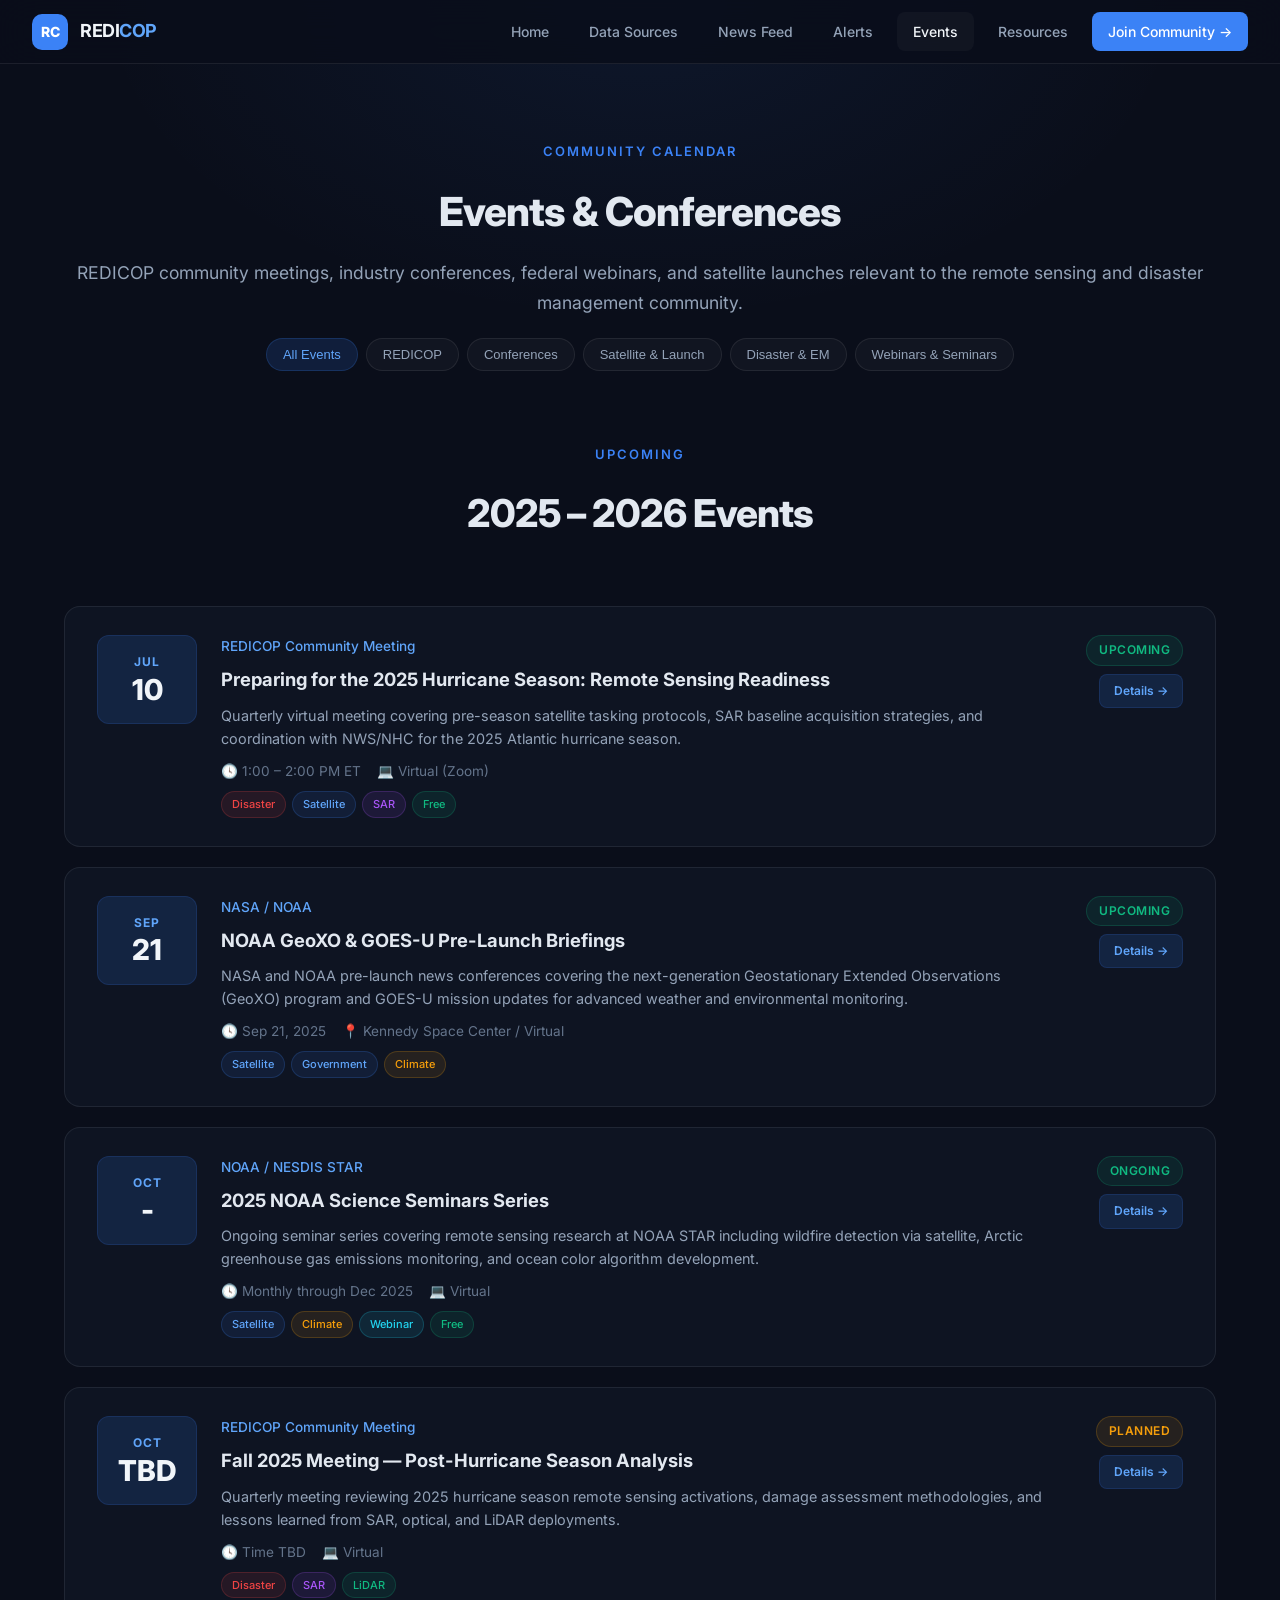
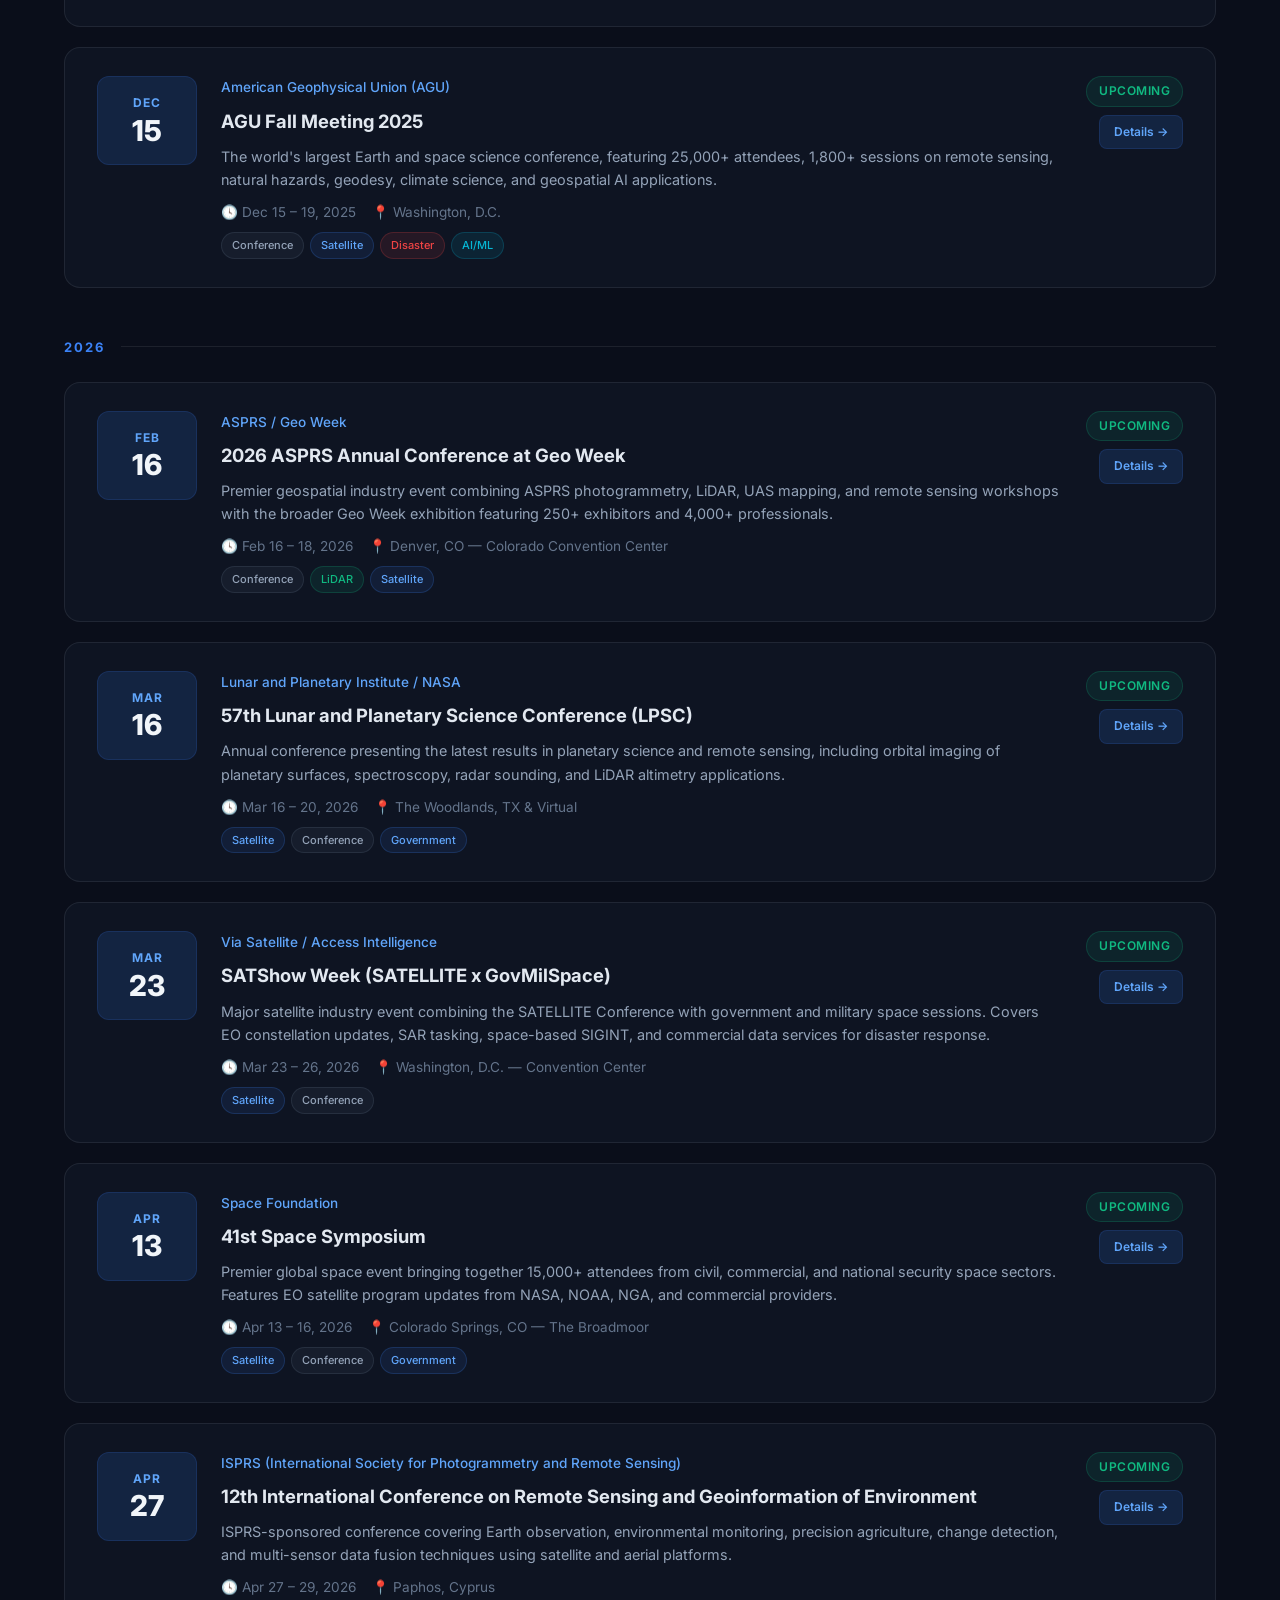
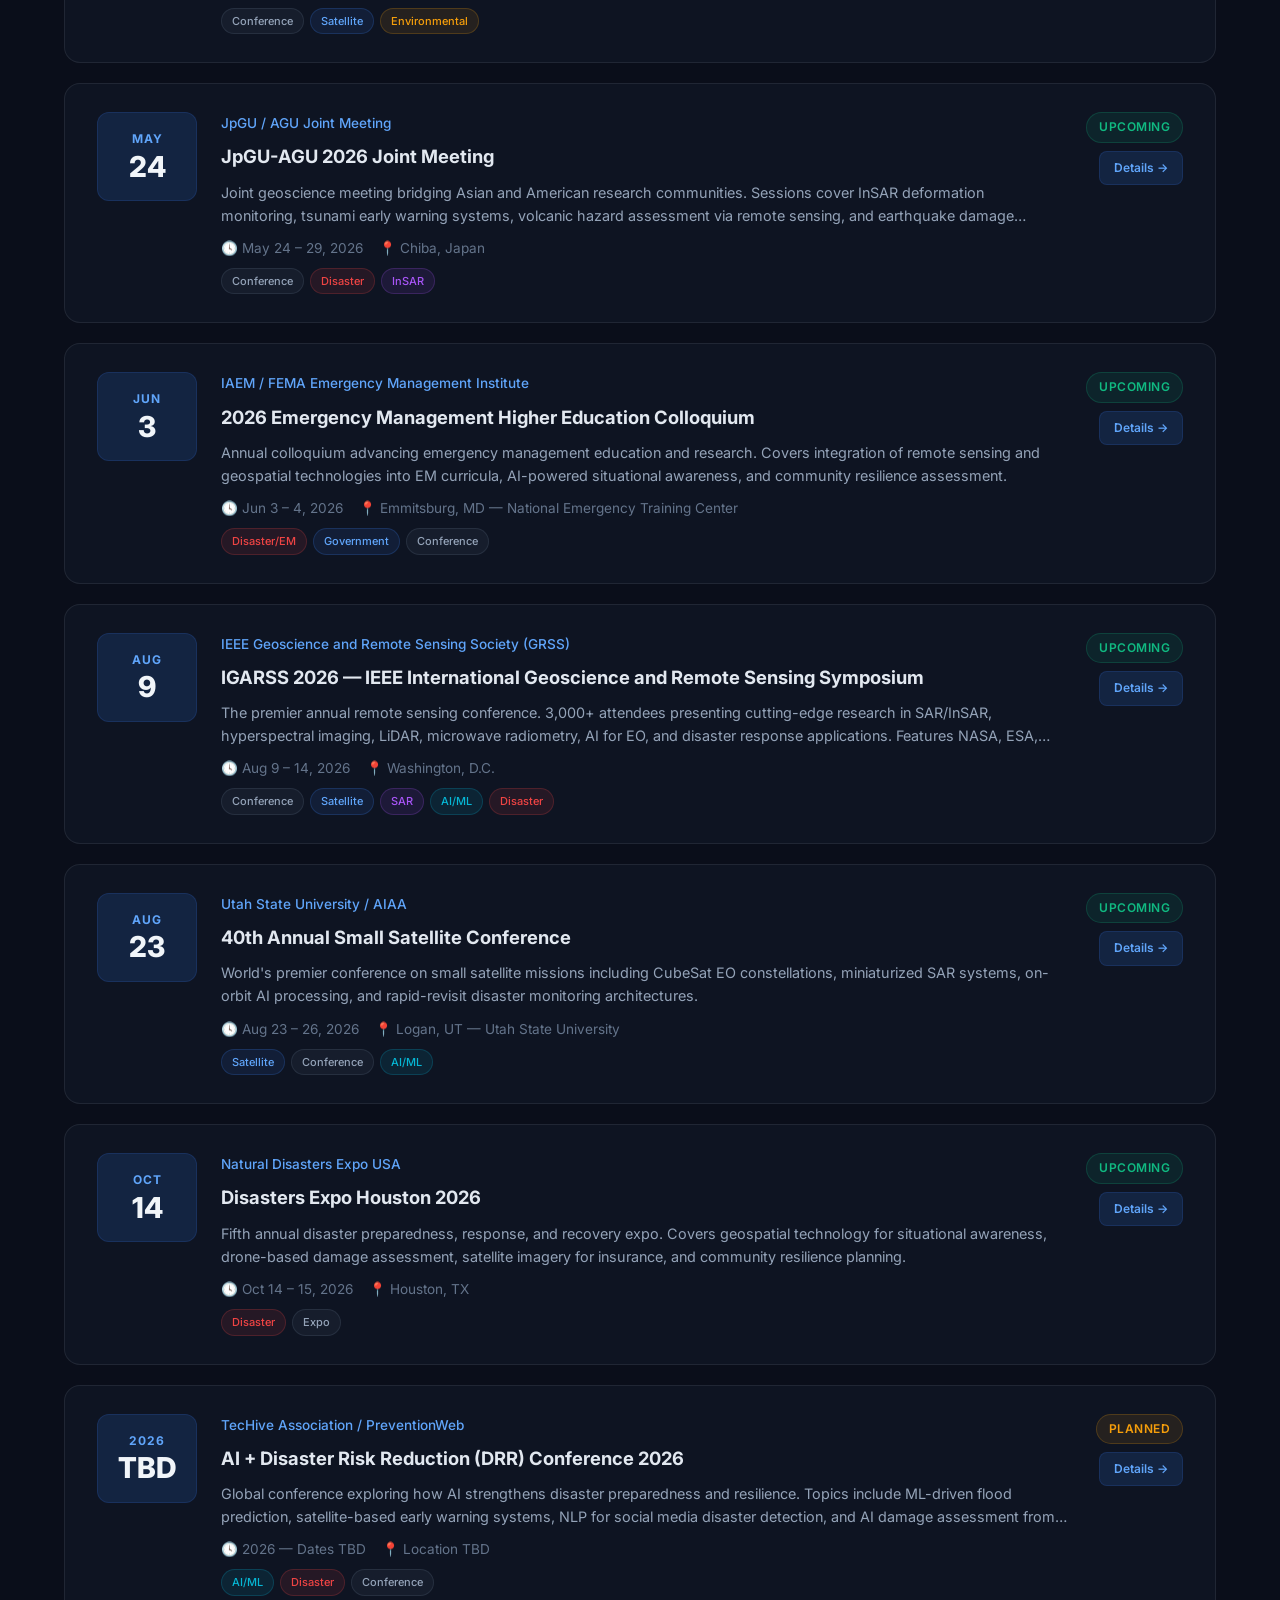
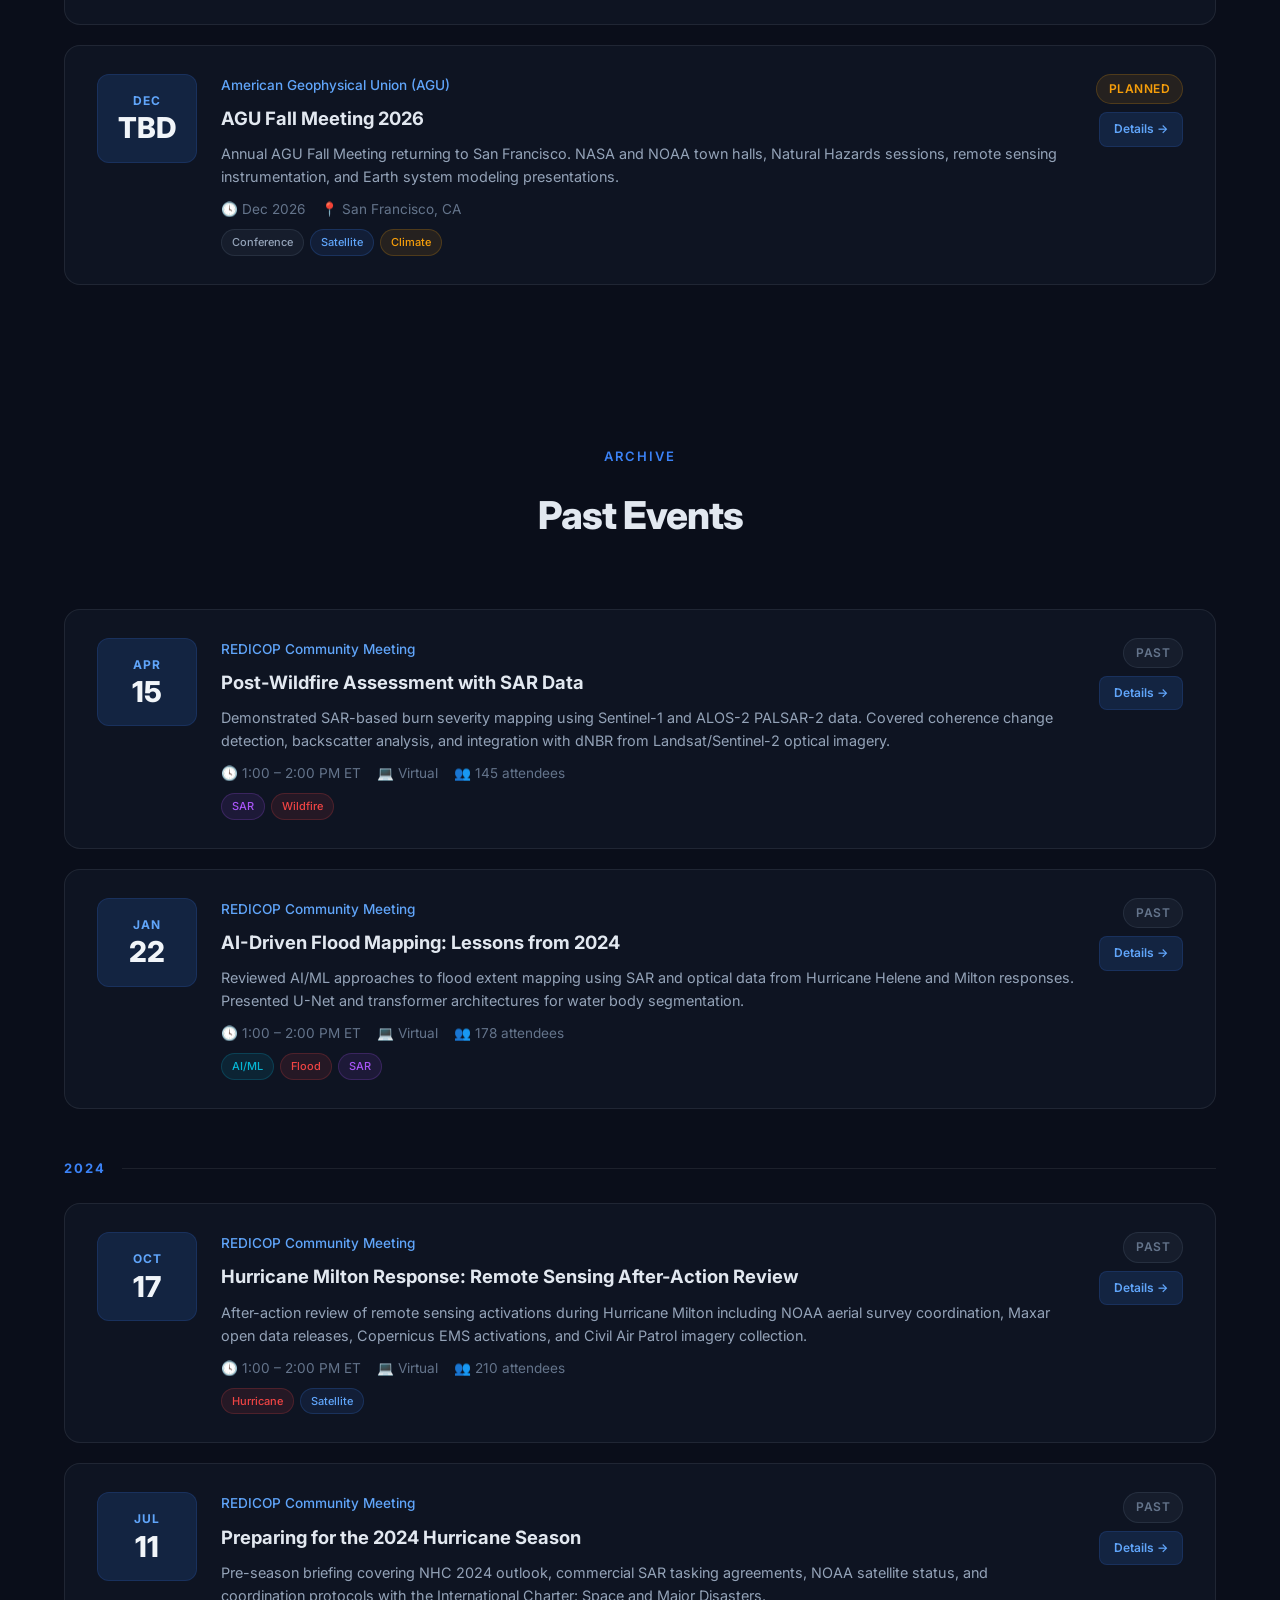
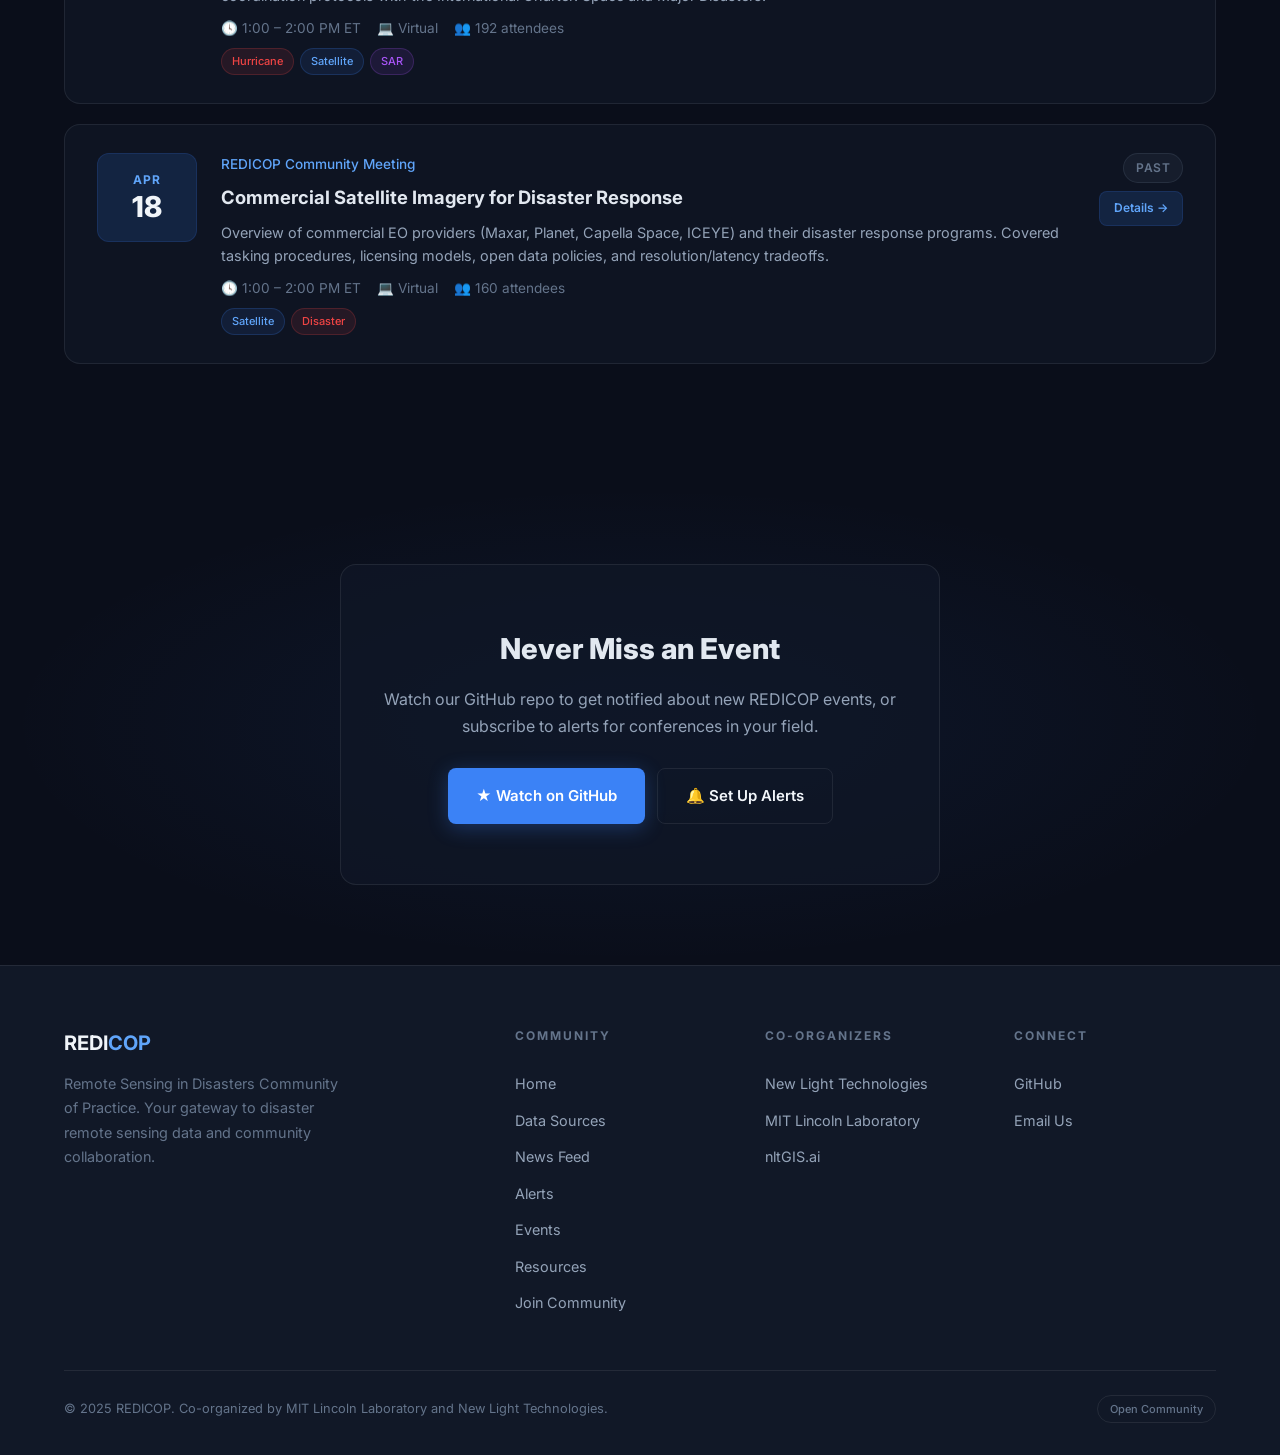
<file: events.html>
<!DOCTYPE html>
<html lang="en">
<head>
<meta charset="UTF-8">
<meta name="viewport" content="width=device-width, initial-scale=1.0">
<title>Events &amp; Conferences | REDICOP</title>
<link rel="stylesheet" href="style.css">
<link href="https://fonts.googleapis.com/css2?family=Inter:wght@400;500;600;700;800&display=swap" rel="stylesheet">
</head>
<body>

<nav class="site-nav">
  <a href="index.html" class="nav-brand">
    <div class="brand-icon">RC</div>
    <div class="brand-text">REDI<span>COP</span></div>
  </a>
  <div class="nav-links">
    <a href="index.html">Home</a>
    <a href="data-sources.html">Data Sources</a>
    <a href="news.html">News Feed</a>
    <a href="alerts.html">Alerts</a>
    <a href="events.html" class="active">Events</a>
    <a href="resources.html">Resources</a>
    <a href="signup.html" class="nav-cta">Join Community &rarr;</a>
  </div>
</nav>

<header class="page-header">
  <div class="container">
    <div class="section-label">Community Calendar</div>
    <h1>Events &amp; Conferences</h1>
    <p>REDICOP community meetings, industry conferences, federal webinars, and satellite launches relevant to the remote sensing and disaster management community.</p>
  </div>
</header>

<!-- FILTERS -->
<section style="padding: 0 0 20px; margin-top: -40px;">
  <div class="container">
    <div class="event-filters">
      <button class="filter-btn active" onclick="filterEvents('all')">All Events</button>
      <button class="filter-btn" onclick="filterEvents('redicop')">REDICOP</button>
      <button class="filter-btn" onclick="filterEvents('conference')">Conferences</button>
      <button class="filter-btn" onclick="filterEvents('satellite')">Satellite &amp; Launch</button>
      <button class="filter-btn" onclick="filterEvents('disaster')">Disaster &amp; EM</button>
      <button class="filter-btn" onclick="filterEvents('webinar')">Webinars &amp; Seminars</button>
    </div>
  </div>
</section>

<!-- ═══════════════════ UPCOMING EVENTS ═══════════════════ -->
<section style="padding-top: 20px;">
  <div class="container">
    <div class="section-header">
      <div class="section-label">Upcoming</div>
      <h2 class="section-title">2025 &ndash; 2026 Events</h2>
    </div>

    <!-- ── REDICOP Q3 Meeting ── -->
    <div class="event-card-enhanced" data-category="redicop webinar">
      <div class="event-card-main" onclick="showPopup('redicop-q3')">
        <div class="event-date">
          <div class="month">Jul</div>
          <div class="day">10</div>
        </div>
        <div class="event-info">
          <div class="event-org">REDICOP Community Meeting</div>
          <h3>Preparing for the 2025 Hurricane Season: Remote Sensing Readiness</h3>
          <div class="event-desc-brief">Quarterly virtual meeting covering pre-season satellite tasking protocols, SAR baseline acquisition strategies, and coordination with NWS/NHC for the 2025 Atlantic hurricane season.</div>
          <div class="event-meta">
            <span>&#128339; 1:00 &ndash; 2:00 PM ET</span>
            <span>&#128187; Virtual (Zoom)</span>
          </div>
          <div class="event-tags">
            <span class="e-tag disaster">Disaster</span>
            <span class="e-tag satellite">Satellite</span>
            <span class="e-tag sar">SAR</span>
            <span class="e-tag free">Free</span>
          </div>
        </div>
        <div class="event-actions">
          <span class="event-tag tag-upcoming">Upcoming</span>
          <span class="event-detail-btn">Details &#8594;</span>
        </div>
      </div>
    </div>

    <!-- ── NOAA Satellite Conference ── -->
    <div class="event-card-enhanced" data-category="satellite conference government">
      <div class="event-card-main" onclick="showPopup('noaa-satellite-2025')">
        <div class="event-date">
          <div class="month">Sep</div>
          <div class="day">21</div>
        </div>
        <div class="event-info">
          <div class="event-org">NASA / NOAA</div>
          <h3>NOAA GeoXO &amp; GOES-U Pre-Launch Briefings</h3>
          <div class="event-desc-brief">NASA and NOAA pre-launch news conferences covering the next-generation Geostationary Extended Observations (GeoXO) program and GOES-U mission updates for advanced weather and environmental monitoring.</div>
          <div class="event-meta">
            <span>&#128339; Sep 21, 2025</span>
            <span>&#128205; Kennedy Space Center / Virtual</span>
          </div>
          <div class="event-tags">
            <span class="e-tag satellite">Satellite</span>
            <span class="e-tag government">Government</span>
            <span class="e-tag climate">Climate</span>
          </div>
        </div>
        <div class="event-actions">
          <span class="event-tag tag-upcoming">Upcoming</span>
          <span class="event-detail-btn">Details &#8594;</span>
        </div>
      </div>
    </div>

    <!-- ── NOAA Science Seminars ── -->
    <div class="event-card-enhanced" data-category="webinar satellite government">
      <div class="event-card-main" onclick="showPopup('noaa-seminars-2025')">
        <div class="event-date">
          <div class="month">Oct</div>
          <div class="day">-</div>
        </div>
        <div class="event-info">
          <div class="event-org">NOAA / NESDIS STAR</div>
          <h3>2025 NOAA Science Seminars Series</h3>
          <div class="event-desc-brief">Ongoing seminar series covering remote sensing research at NOAA STAR including wildfire detection via satellite, Arctic greenhouse gas emissions monitoring, and ocean color algorithm development.</div>
          <div class="event-meta">
            <span>&#128339; Monthly through Dec 2025</span>
            <span>&#128187; Virtual</span>
          </div>
          <div class="event-tags">
            <span class="e-tag satellite">Satellite</span>
            <span class="e-tag climate">Climate</span>
            <span class="e-tag webinar">Webinar</span>
            <span class="e-tag free">Free</span>
          </div>
        </div>
        <div class="event-actions">
          <span class="event-tag tag-upcoming">Ongoing</span>
          <span class="event-detail-btn">Details &#8594;</span>
        </div>
      </div>
    </div>

    <!-- ── REDICOP Q4 Meeting ── -->
    <div class="event-card-enhanced" data-category="redicop webinar">
      <div class="event-card-main" onclick="showPopup('redicop-q4')">
        <div class="event-date">
          <div class="month">Oct</div>
          <div class="day">TBD</div>
        </div>
        <div class="event-info">
          <div class="event-org">REDICOP Community Meeting</div>
          <h3>Fall 2025 Meeting &mdash; Post-Hurricane Season Analysis</h3>
          <div class="event-desc-brief">Quarterly meeting reviewing 2025 hurricane season remote sensing activations, damage assessment methodologies, and lessons learned from SAR, optical, and LiDAR deployments.</div>
          <div class="event-meta">
            <span>&#128339; Time TBD</span>
            <span>&#128187; Virtual</span>
          </div>
          <div class="event-tags">
            <span class="e-tag disaster">Disaster</span>
            <span class="e-tag sar">SAR</span>
            <span class="e-tag lidar">LiDAR</span>
          </div>
        </div>
        <div class="event-actions">
          <span class="event-tag tag-planned">Planned</span>
          <span class="event-detail-btn">Details &#8594;</span>
        </div>
      </div>
    </div>

    <!-- ── AGU Fall 2025 ── -->
    <div class="event-card-enhanced" data-category="conference satellite disaster">
      <div class="event-card-main" onclick="showPopup('agu-2025')">
        <div class="event-date">
          <div class="month">Dec</div>
          <div class="day">15</div>
        </div>
        <div class="event-info">
          <div class="event-org">American Geophysical Union (AGU)</div>
          <h3>AGU Fall Meeting 2025</h3>
          <div class="event-desc-brief">The world's largest Earth and space science conference, featuring 25,000+ attendees, 1,800+ sessions on remote sensing, natural hazards, geodesy, climate science, and geospatial AI applications.</div>
          <div class="event-meta">
            <span>&#128339; Dec 15 &ndash; 19, 2025</span>
            <span>&#128205; Washington, D.C.</span>
          </div>
          <div class="event-tags">
            <span class="e-tag conference">Conference</span>
            <span class="e-tag satellite">Satellite</span>
            <span class="e-tag disaster">Disaster</span>
            <span class="e-tag ai">AI/ML</span>
          </div>
        </div>
        <div class="event-actions">
          <span class="event-tag tag-upcoming">Upcoming</span>
          <span class="event-detail-btn">Details &#8594;</span>
        </div>
      </div>
    </div>

    <!-- ═══ 2026 DIVIDER ═══ -->
    <div class="year-divider">
      <span class="year-label">2026</span>
      <span class="year-line"></span>
    </div>

    <!-- ── ASPRS / Geo Week 2026 ── -->
    <div class="event-card-enhanced" data-category="conference satellite lidar">
      <div class="event-card-main" onclick="showPopup('asprs-geoweek-2026')">
        <div class="event-date">
          <div class="month">Feb</div>
          <div class="day">16</div>
        </div>
        <div class="event-info">
          <div class="event-org">ASPRS / Geo Week</div>
          <h3>2026 ASPRS Annual Conference at Geo Week</h3>
          <div class="event-desc-brief">Premier geospatial industry event combining ASPRS photogrammetry, LiDAR, UAS mapping, and remote sensing workshops with the broader Geo Week exhibition featuring 250+ exhibitors and 4,000+ professionals.</div>
          <div class="event-meta">
            <span>&#128339; Feb 16 &ndash; 18, 2026</span>
            <span>&#128205; Denver, CO &mdash; Colorado Convention Center</span>
          </div>
          <div class="event-tags">
            <span class="e-tag conference">Conference</span>
            <span class="e-tag lidar">LiDAR</span>
            <span class="e-tag satellite">Satellite</span>
          </div>
        </div>
        <div class="event-actions">
          <span class="event-tag tag-upcoming">Upcoming</span>
          <span class="event-detail-btn">Details &#8594;</span>
        </div>
      </div>
    </div>

    <!-- ── LPSC 2026 ── -->
    <div class="event-card-enhanced" data-category="conference satellite government">
      <div class="event-card-main" onclick="showPopup('lpsc-2026')">
        <div class="event-date">
          <div class="month">Mar</div>
          <div class="day">16</div>
        </div>
        <div class="event-info">
          <div class="event-org">Lunar and Planetary Institute / NASA</div>
          <h3>57th Lunar and Planetary Science Conference (LPSC)</h3>
          <div class="event-desc-brief">Annual conference presenting the latest results in planetary science and remote sensing, including orbital imaging of planetary surfaces, spectroscopy, radar sounding, and LiDAR altimetry applications.</div>
          <div class="event-meta">
            <span>&#128339; Mar 16 &ndash; 20, 2026</span>
            <span>&#128205; The Woodlands, TX &amp; Virtual</span>
          </div>
          <div class="event-tags">
            <span class="e-tag satellite">Satellite</span>
            <span class="e-tag conference">Conference</span>
            <span class="e-tag government">Government</span>
          </div>
        </div>
        <div class="event-actions">
          <span class="event-tag tag-upcoming">Upcoming</span>
          <span class="event-detail-btn">Details &#8594;</span>
        </div>
      </div>
    </div>

    <!-- ── SATShow 2026 ── -->
    <div class="event-card-enhanced" data-category="conference satellite">
      <div class="event-card-main" onclick="showPopup('satshow-2026')">
        <div class="event-date">
          <div class="month">Mar</div>
          <div class="day">23</div>
        </div>
        <div class="event-info">
          <div class="event-org">Via Satellite / Access Intelligence</div>
          <h3>SATShow Week (SATELLITE x GovMilSpace)</h3>
          <div class="event-desc-brief">Major satellite industry event combining the SATELLITE Conference with government and military space sessions. Covers EO constellation updates, SAR tasking, space-based SIGINT, and commercial data services for disaster response.</div>
          <div class="event-meta">
            <span>&#128339; Mar 23 &ndash; 26, 2026</span>
            <span>&#128205; Washington, D.C. &mdash; Convention Center</span>
          </div>
          <div class="event-tags">
            <span class="e-tag satellite">Satellite</span>
            <span class="e-tag conference">Conference</span>
          </div>
        </div>
        <div class="event-actions">
          <span class="event-tag tag-upcoming">Upcoming</span>
          <span class="event-detail-btn">Details &#8594;</span>
        </div>
      </div>
    </div>

    <!-- ── 41st Space Symposium ── -->
    <div class="event-card-enhanced" data-category="conference satellite government">
      <div class="event-card-main" onclick="showPopup('space-symposium-2026')">
        <div class="event-date">
          <div class="month">Apr</div>
          <div class="day">13</div>
        </div>
        <div class="event-info">
          <div class="event-org">Space Foundation</div>
          <h3>41st Space Symposium</h3>
          <div class="event-desc-brief">Premier global space event bringing together 15,000+ attendees from civil, commercial, and national security space sectors. Features EO satellite program updates from NASA, NOAA, NGA, and commercial providers.</div>
          <div class="event-meta">
            <span>&#128339; Apr 13 &ndash; 16, 2026</span>
            <span>&#128205; Colorado Springs, CO &mdash; The Broadmoor</span>
          </div>
          <div class="event-tags">
            <span class="e-tag satellite">Satellite</span>
            <span class="e-tag conference">Conference</span>
            <span class="e-tag government">Government</span>
          </div>
        </div>
        <div class="event-actions">
          <span class="event-tag tag-upcoming">Upcoming</span>
          <span class="event-detail-btn">Details &#8594;</span>
        </div>
      </div>
    </div>

    <!-- ── ISPRS Remote Sensing Conference ── -->
    <div class="event-card-enhanced" data-category="conference satellite">
      <div class="event-card-main" onclick="showPopup('isprs-rsenv-2026')">
        <div class="event-date">
          <div class="month">Apr</div>
          <div class="day">27</div>
        </div>
        <div class="event-info">
          <div class="event-org">ISPRS (International Society for Photogrammetry and Remote Sensing)</div>
          <h3>12th International Conference on Remote Sensing and Geoinformation of Environment</h3>
          <div class="event-desc-brief">ISPRS-sponsored conference covering Earth observation, environmental monitoring, precision agriculture, change detection, and multi-sensor data fusion techniques using satellite and aerial platforms.</div>
          <div class="event-meta">
            <span>&#128339; Apr 27 &ndash; 29, 2026</span>
            <span>&#128205; Paphos, Cyprus</span>
          </div>
          <div class="event-tags">
            <span class="e-tag conference">Conference</span>
            <span class="e-tag satellite">Satellite</span>
            <span class="e-tag climate">Environmental</span>
          </div>
        </div>
        <div class="event-actions">
          <span class="event-tag tag-upcoming">Upcoming</span>
          <span class="event-detail-btn">Details &#8594;</span>
        </div>
      </div>
    </div>

    <!-- ── JpGU-AGU Joint 2026 ── -->
    <div class="event-card-enhanced" data-category="conference satellite disaster">
      <div class="event-card-main" onclick="showPopup('jpgu-agu-2026')">
        <div class="event-date">
          <div class="month">May</div>
          <div class="day">24</div>
        </div>
        <div class="event-info">
          <div class="event-org">JpGU / AGU Joint Meeting</div>
          <h3>JpGU-AGU 2026 Joint Meeting</h3>
          <div class="event-desc-brief">Joint geoscience meeting bridging Asian and American research communities. Sessions cover InSAR deformation monitoring, tsunami early warning systems, volcanic hazard assessment via remote sensing, and earthquake damage mapping.</div>
          <div class="event-meta">
            <span>&#128339; May 24 &ndash; 29, 2026</span>
            <span>&#128205; Chiba, Japan</span>
          </div>
          <div class="event-tags">
            <span class="e-tag conference">Conference</span>
            <span class="e-tag disaster">Disaster</span>
            <span class="e-tag sar">InSAR</span>
          </div>
        </div>
        <div class="event-actions">
          <span class="event-tag tag-upcoming">Upcoming</span>
          <span class="event-detail-btn">Details &#8594;</span>
        </div>
      </div>
    </div>

    <!-- ── EM Higher Education Colloquium ── -->
    <div class="event-card-enhanced" data-category="disaster conference">
      <div class="event-card-main" onclick="showPopup('em-colloquium-2026')">
        <div class="event-date">
          <div class="month">Jun</div>
          <div class="day">3</div>
        </div>
        <div class="event-info">
          <div class="event-org">IAEM / FEMA Emergency Management Institute</div>
          <h3>2026 Emergency Management Higher Education Colloquium</h3>
          <div class="event-desc-brief">Annual colloquium advancing emergency management education and research. Covers integration of remote sensing and geospatial technologies into EM curricula, AI-powered situational awareness, and community resilience assessment.</div>
          <div class="event-meta">
            <span>&#128339; Jun 3 &ndash; 4, 2026</span>
            <span>&#128205; Emmitsburg, MD &mdash; National Emergency Training Center</span>
          </div>
          <div class="event-tags">
            <span class="e-tag disaster">Disaster/EM</span>
            <span class="e-tag government">Government</span>
            <span class="e-tag conference">Conference</span>
          </div>
        </div>
        <div class="event-actions">
          <span class="event-tag tag-upcoming">Upcoming</span>
          <span class="event-detail-btn">Details &#8594;</span>
        </div>
      </div>
    </div>

    <!-- ── IGARSS 2026 ── -->
    <div class="event-card-enhanced" data-category="conference satellite sar disaster">
      <div class="event-card-main" onclick="showPopup('igarss-2026')">
        <div class="event-date">
          <div class="month">Aug</div>
          <div class="day">9</div>
        </div>
        <div class="event-info">
          <div class="event-org">IEEE Geoscience and Remote Sensing Society (GRSS)</div>
          <h3>IGARSS 2026 &mdash; IEEE International Geoscience and Remote Sensing Symposium</h3>
          <div class="event-desc-brief">The premier annual remote sensing conference. 3,000+ attendees presenting cutting-edge research in SAR/InSAR, hyperspectral imaging, LiDAR, microwave radiometry, AI for EO, and disaster response applications. Features NASA, ESA, JAXA agency sessions.</div>
          <div class="event-meta">
            <span>&#128339; Aug 9 &ndash; 14, 2026</span>
            <span>&#128205; Washington, D.C.</span>
          </div>
          <div class="event-tags">
            <span class="e-tag conference">Conference</span>
            <span class="e-tag satellite">Satellite</span>
            <span class="e-tag sar">SAR</span>
            <span class="e-tag ai">AI/ML</span>
            <span class="e-tag disaster">Disaster</span>
          </div>
        </div>
        <div class="event-actions">
          <span class="event-tag tag-upcoming">Upcoming</span>
          <span class="event-detail-btn">Details &#8594;</span>
        </div>
      </div>
    </div>

    <!-- ── SmallSat Conference ── -->
    <div class="event-card-enhanced" data-category="conference satellite">
      <div class="event-card-main" onclick="showPopup('smallsat-2026')">
        <div class="event-date">
          <div class="month">Aug</div>
          <div class="day">23</div>
        </div>
        <div class="event-info">
          <div class="event-org">Utah State University / AIAA</div>
          <h3>40th Annual Small Satellite Conference</h3>
          <div class="event-desc-brief">World's premier conference on small satellite missions including CubeSat EO constellations, miniaturized SAR systems, on-orbit AI processing, and rapid-revisit disaster monitoring architectures.</div>
          <div class="event-meta">
            <span>&#128339; Aug 23 &ndash; 26, 2026</span>
            <span>&#128205; Logan, UT &mdash; Utah State University</span>
          </div>
          <div class="event-tags">
            <span class="e-tag satellite">Satellite</span>
            <span class="e-tag conference">Conference</span>
            <span class="e-tag ai">AI/ML</span>
          </div>
        </div>
        <div class="event-actions">
          <span class="event-tag tag-upcoming">Upcoming</span>
          <span class="event-detail-btn">Details &#8594;</span>
        </div>
      </div>
    </div>

    <!-- ── Disasters Expo Houston ── -->
    <div class="event-card-enhanced" data-category="disaster conference">
      <div class="event-card-main" onclick="showPopup('disasters-expo-2026')">
        <div class="event-date">
          <div class="month">Oct</div>
          <div class="day">14</div>
        </div>
        <div class="event-info">
          <div class="event-org">Natural Disasters Expo USA</div>
          <h3>Disasters Expo Houston 2026</h3>
          <div class="event-desc-brief">Fifth annual disaster preparedness, response, and recovery expo. Covers geospatial technology for situational awareness, drone-based damage assessment, satellite imagery for insurance, and community resilience planning.</div>
          <div class="event-meta">
            <span>&#128339; Oct 14 &ndash; 15, 2026</span>
            <span>&#128205; Houston, TX</span>
          </div>
          <div class="event-tags">
            <span class="e-tag disaster">Disaster</span>
            <span class="e-tag conference">Expo</span>
          </div>
        </div>
        <div class="event-actions">
          <span class="event-tag tag-upcoming">Upcoming</span>
          <span class="event-detail-btn">Details &#8594;</span>
        </div>
      </div>
    </div>

    <!-- ── AI + DRR Conference ── -->
    <div class="event-card-enhanced" data-category="disaster ai conference">
      <div class="event-card-main" onclick="showPopup('ai-drr-2026')">
        <div class="event-date">
          <div class="month">2026</div>
          <div class="day">TBD</div>
        </div>
        <div class="event-info">
          <div class="event-org">TecHive Association / PreventionWeb</div>
          <h3>AI + Disaster Risk Reduction (DRR) Conference 2026</h3>
          <div class="event-desc-brief">Global conference exploring how AI strengthens disaster preparedness and resilience. Topics include ML-driven flood prediction, satellite-based early warning systems, NLP for social media disaster detection, and AI damage assessment from aerial/satellite imagery.</div>
          <div class="event-meta">
            <span>&#128339; 2026 &mdash; Dates TBD</span>
            <span>&#128205; Location TBD</span>
          </div>
          <div class="event-tags">
            <span class="e-tag ai">AI/ML</span>
            <span class="e-tag disaster">Disaster</span>
            <span class="e-tag conference">Conference</span>
          </div>
        </div>
        <div class="event-actions">
          <span class="event-tag tag-planned">Planned</span>
          <span class="event-detail-btn">Details &#8594;</span>
        </div>
      </div>
    </div>

    <!-- ── AGU Fall 2026 ── -->
    <div class="event-card-enhanced" data-category="conference satellite disaster">
      <div class="event-card-main" onclick="showPopup('agu-2026')">
        <div class="event-date">
          <div class="month">Dec</div>
          <div class="day">TBD</div>
        </div>
        <div class="event-info">
          <div class="event-org">American Geophysical Union (AGU)</div>
          <h3>AGU Fall Meeting 2026</h3>
          <div class="event-desc-brief">Annual AGU Fall Meeting returning to San Francisco. NASA and NOAA town halls, Natural Hazards sessions, remote sensing instrumentation, and Earth system modeling presentations.</div>
          <div class="event-meta">
            <span>&#128339; Dec 2026</span>
            <span>&#128205; San Francisco, CA</span>
          </div>
          <div class="event-tags">
            <span class="e-tag conference">Conference</span>
            <span class="e-tag satellite">Satellite</span>
            <span class="e-tag climate">Climate</span>
          </div>
        </div>
        <div class="event-actions">
          <span class="event-tag tag-planned">Planned</span>
          <span class="event-detail-btn">Details &#8594;</span>
        </div>
      </div>
    </div>

  </div>
</section>

<!-- ═══════════════════ PAST EVENTS ═══════════════════ -->
<section style="padding-top: 40px;">
  <div class="container">
    <div class="section-header">
      <div class="section-label">Archive</div>
      <h2 class="section-title">Past Events</h2>
    </div>

    <div class="event-card-enhanced" data-category="redicop webinar">
      <div class="event-card-main" onclick="showPopup('redicop-apr2025')">
        <div class="event-date"><div class="month">Apr</div><div class="day">15</div></div>
        <div class="event-info">
          <div class="event-org">REDICOP Community Meeting</div>
          <h3>Post-Wildfire Assessment with SAR Data</h3>
          <div class="event-desc-brief">Demonstrated SAR-based burn severity mapping using Sentinel-1 and ALOS-2 PALSAR-2 data. Covered coherence change detection, backscatter analysis, and integration with dNBR from Landsat/Sentinel-2 optical imagery.</div>
          <div class="event-meta"><span>&#128339; 1:00 &ndash; 2:00 PM ET</span><span>&#128187; Virtual</span><span>&#128101; 145 attendees</span></div>
          <div class="event-tags"><span class="e-tag sar">SAR</span><span class="e-tag disaster">Wildfire</span></div>
        </div>
        <div class="event-actions"><span class="event-tag tag-past">Past</span><span class="event-detail-btn">Details &#8594;</span></div>
      </div>
    </div>

    <div class="event-card-enhanced" data-category="redicop webinar">
      <div class="event-card-main" onclick="showPopup('redicop-jan2025')">
        <div class="event-date"><div class="month">Jan</div><div class="day">22</div></div>
        <div class="event-info">
          <div class="event-org">REDICOP Community Meeting</div>
          <h3>AI-Driven Flood Mapping: Lessons from 2024</h3>
          <div class="event-desc-brief">Reviewed AI/ML approaches to flood extent mapping using SAR and optical data from Hurricane Helene and Milton responses. Presented U-Net and transformer architectures for water body segmentation.</div>
          <div class="event-meta"><span>&#128339; 1:00 &ndash; 2:00 PM ET</span><span>&#128187; Virtual</span><span>&#128101; 178 attendees</span></div>
          <div class="event-tags"><span class="e-tag ai">AI/ML</span><span class="e-tag disaster">Flood</span><span class="e-tag sar">SAR</span></div>
        </div>
        <div class="event-actions"><span class="event-tag tag-past">Past</span><span class="event-detail-btn">Details &#8594;</span></div>
      </div>
    </div>

    <div class="year-divider"><span class="year-label">2024</span><span class="year-line"></span></div>

    <div class="event-card-enhanced" data-category="redicop webinar">
      <div class="event-card-main" onclick="showPopup('redicop-oct2024')">
        <div class="event-date"><div class="month">Oct</div><div class="day">17</div></div>
        <div class="event-info">
          <div class="event-org">REDICOP Community Meeting</div>
          <h3>Hurricane Milton Response: Remote Sensing After-Action Review</h3>
          <div class="event-desc-brief">After-action review of remote sensing activations during Hurricane Milton including NOAA aerial survey coordination, Maxar open data releases, Copernicus EMS activations, and Civil Air Patrol imagery collection.</div>
          <div class="event-meta"><span>&#128339; 1:00 &ndash; 2:00 PM ET</span><span>&#128187; Virtual</span><span>&#128101; 210 attendees</span></div>
          <div class="event-tags"><span class="e-tag disaster">Hurricane</span><span class="e-tag satellite">Satellite</span></div>
        </div>
        <div class="event-actions"><span class="event-tag tag-past">Past</span><span class="event-detail-btn">Details &#8594;</span></div>
      </div>
    </div>

    <div class="event-card-enhanced" data-category="redicop webinar">
      <div class="event-card-main" onclick="showPopup('redicop-jul2024')">
        <div class="event-date"><div class="month">Jul</div><div class="day">11</div></div>
        <div class="event-info">
          <div class="event-org">REDICOP Community Meeting</div>
          <h3>Preparing for the 2024 Hurricane Season</h3>
          <div class="event-desc-brief">Pre-season briefing covering NHC 2024 outlook, commercial SAR tasking agreements, NOAA satellite status, and coordination protocols with the International Charter: Space and Major Disasters.</div>
          <div class="event-meta"><span>&#128339; 1:00 &ndash; 2:00 PM ET</span><span>&#128187; Virtual</span><span>&#128101; 192 attendees</span></div>
          <div class="event-tags"><span class="e-tag disaster">Hurricane</span><span class="e-tag satellite">Satellite</span><span class="e-tag sar">SAR</span></div>
        </div>
        <div class="event-actions"><span class="event-tag tag-past">Past</span><span class="event-detail-btn">Details &#8594;</span></div>
      </div>
    </div>

    <div class="event-card-enhanced" data-category="redicop webinar">
      <div class="event-card-main" onclick="showPopup('redicop-apr2024')">
        <div class="event-date"><div class="month">Apr</div><div class="day">18</div></div>
        <div class="event-info">
          <div class="event-org">REDICOP Community Meeting</div>
          <h3>Commercial Satellite Imagery for Disaster Response</h3>
          <div class="event-desc-brief">Overview of commercial EO providers (Maxar, Planet, Capella Space, ICEYE) and their disaster response programs. Covered tasking procedures, licensing models, open data policies, and resolution/latency tradeoffs.</div>
          <div class="event-meta"><span>&#128339; 1:00 &ndash; 2:00 PM ET</span><span>&#128187; Virtual</span><span>&#128101; 160 attendees</span></div>
          <div class="event-tags"><span class="e-tag satellite">Satellite</span><span class="e-tag disaster">Disaster</span></div>
        </div>
        <div class="event-actions"><span class="event-tag tag-past">Past</span><span class="event-detail-btn">Details &#8594;</span></div>
      </div>
    </div>

  </div>
</section>

<!-- ═══════════════════ CTA ═══════════════════ -->
<section class="cta-section">
  <div class="container">
    <div class="cta-box">
      <h2>Never Miss an Event</h2>
      <p>Watch our GitHub repo to get notified about new REDICOP events, or subscribe to alerts for conferences in your field.</p>
      <div style="display:flex; gap:12px; justify-content:center; flex-wrap:wrap;">
        <a href="https://github.com/redicop/redicop.github.io" target="_blank" class="btn btn-primary">&#9733; Watch on GitHub</a>
        <a href="alerts.html" class="btn btn-outline">&#128276; Set Up Alerts</a>
      </div>
    </div>
  </div>
</section>

<!-- ═══════════════════ POPUP OVERLAY ═══════════════════ -->
<div class="popup-overlay" id="popupOverlay" onclick="closePopup()"></div>
<div class="info-popup" id="infoPopup">
  <div class="popup-header">
    <h3><span class="popup-icon" id="popupIcon"></span> <span id="popupTitle"></span></h3>
    <button class="popup-close" onclick="closePopup()">&times;</button>
  </div>
  <div class="popup-body" id="popupBody"></div>
  <div class="popup-footer" id="popupFooter"></div>
</div>

<!-- ═══════════════════ FOOTER ═══════════════════ -->
<footer class="site-footer">
  <div class="container">
    <div class="footer-grid">
      <div class="footer-brand">
        <div class="brand-text">REDI<span>COP</span></div>
        <p>Remote Sensing in Disasters Community of Practice. Your gateway to disaster remote sensing data and community collaboration.</p>
      </div>
      <div class="footer-col">
        <h4>Community</h4>
        <a href="index.html">Home</a>
        <a href="data-sources.html">Data Sources</a>
        <a href="news.html">News Feed</a>
        <a href="alerts.html">Alerts</a>
        <a href="events.html">Events</a>
        <a href="resources.html">Resources</a>
        <a href="signup.html">Join Community</a>
      </div>
      <div class="footer-col">
        <h4>Co-Organizers</h4>
        <a href="https://www.newlight.com" target="_blank">New Light Technologies</a>
        <a href="https://www.ll.mit.edu" target="_blank">MIT Lincoln Laboratory</a>
        <a href="https://nltgis.ai" target="_blank">nltGIS.ai</a>
      </div>
      <div class="footer-col">
        <h4>Connect</h4>
        <a href="https://github.com/redicop" target="_blank">GitHub</a>
        <a href="mailto:info@redicop.org">Email Us</a>
      </div>
    </div>
    <div class="footer-bottom">
      <span>&copy; 2025 REDICOP. Co-organized by MIT Lincoln Laboratory and New Light Technologies.</span>
      <div class="footer-badges">
        <span class="footer-badge">Open Community</span>
      </div>
    </div>
  </div>
</footer>

<script>
// ══════════════════════════════════════════════════
// POPUP DATA - Detailed event information
// ══════════════════════════════════════════════════
const popupData = {
  'redicop-q3': {
    icon: '&#127790;', title: 'REDICOP Q3: Hurricane Season Readiness',
    body: '<p>This quarterly REDICOP meeting focuses on remote sensing readiness for the 2025 Atlantic hurricane season. The session will cover pre-positioning of satellite tasking requests, establishing SAR baseline imagery for coastal areas, and coordination protocols with NOAA\'s National Hurricane Center (NHC) and National Weather Service (NWS).</p><p>Topics include Sentinel-1 and commercial SAR (ICEYE, Capella Space) pre-event baseline acquisition, Maxar/Planet optical tasking queues, NOAA aerial survey coordination through the National Geodetic Survey (NGS), and Civil Air Patrol (CAP) imagery collection workflows.</p><div class="popup-meta"><span class="popup-tag">&#128339; Jul 10, 2025 &bull; 1:00-2:00 PM ET</span><span class="popup-tag">&#128187; Virtual (Zoom)</span><span class="popup-tag">Free</span></div>',
    footer: '<a href="july-2025.html" class="btn btn-primary">Meeting Details</a><a href="signup.html" class="btn btn-outline">Join Community</a>'
  },
  'noaa-satellite-2025': {
    icon: '&#128752;', title: 'GeoXO & GOES-U Briefings',
    body: '<p>NASA and NOAA will hold pre-launch briefings for the next-generation Geostationary Extended Observations (GeoXO) satellite system. GeoXO will provide advanced weather, ocean, and environmental observations from geostationary orbit, succeeding the current GOES-R series.</p><p>The GeoXO program includes the GeoXO Imager (GXI) for multispectral weather imaging, the GeoXO Sounder (GXS) for atmospheric profiling, the GeoXO Lightning Mapper (LM), and the Ocean Color (OC) instrument &mdash; the first ocean color sensor on a geostationary platform.</p><p>GOES-U (launched June 2024, now GOES-19) completed on-orbit testing and entered operational service. These briefings will cover early science results and data product validation status.</p><div class="popup-meta"><span class="popup-tag">NASA / NOAA</span><span class="popup-tag">&#128205; Kennedy Space Center</span><span class="popup-tag">Geostationary EO</span></div>',
    footer: '<a href="https://www.nesdis.noaa.gov/next-generation/geostationary-extended-observations" target="_blank" class="btn btn-primary">GeoXO Program &#8599;</a><a href="https://www.nesdis.noaa.gov/current-satellite-missions/currently-flying/goes" target="_blank" class="btn btn-outline">GOES Series &#8599;</a><span class="popup-source">Source: NOAA/NESDIS</span>'
  },
  'noaa-seminars-2025': {
    icon: '&#127891;', title: 'NOAA STAR Science Seminars 2025',
    body: '<p>The NOAA Center for Satellite Applications and Research (STAR) hosts ongoing science seminars covering cutting-edge remote sensing research. The 2025 series includes talks on improving wildfire detection through new satellite technology, Arctic remote sensing and greenhouse gas monitoring from thermokarst landscapes, and ocean color algorithm development.</p><p>STAR scientists present research using data from NOAA-20/21 (VIIRS), GOES-16/17/18/19, and international partner missions. These seminars are free and open to the remote sensing community.</p><div class="popup-meta"><span class="popup-tag">NOAA/NESDIS STAR</span><span class="popup-tag">Monthly through Dec 2025</span><span class="popup-tag">Free &amp; Virtual</span></div>',
    footer: '<a href="https://www.star.nesdis.noaa.gov/star/NOAAScienceSeminars.php" target="_blank" class="btn btn-primary">Seminar Schedule &#8599;</a><span class="popup-source">Source: NOAA STAR</span>'
  },
  'redicop-q4': {
    icon: '&#127786;', title: 'REDICOP Q4: Post-Hurricane Analysis',
    body: '<p>Fall 2025 meeting dedicated to reviewing remote sensing activations during the 2025 hurricane season. The session will analyze damage assessment workflows using pre/post-event SAR coherence, optical change detection, and LiDAR point cloud differencing for structural damage classification.</p><p>Presenters will share case studies from actual 2025 events, including International Charter activations, Copernicus Emergency Management Service (EMS) rapid mapping products, and USGS Hazards Data Distribution System (HDDS) imagery collections.</p><div class="popup-meta"><span class="popup-tag">&#128339; Oct 2025 &bull; TBD</span><span class="popup-tag">&#128187; Virtual</span></div>',
    footer: '<a href="signup.html" class="btn btn-primary">Get Notified</a>'
  },
  'agu-2025': {
    icon: '&#127758;', title: 'AGU Fall Meeting 2025',
    body: '<p>The American Geophysical Union (AGU) Fall Meeting is the largest international Earth and space science conference, attracting 25,000+ attendees with 1,800+ scientific sessions. Key sessions for the REDICOP community include Natural Hazards (NH), Geodesy (G), and Global Environmental Change (GC).</p><p>NASA will host multiple town halls covering Earth System Observatory updates (NISAR, PACE, TEMPO), Landsat Next development, and the Commercial Smallsat Data Acquisition (CSDA) program. NOAA sessions will cover JPSS/GOES science results and GeoXO mission planning.</p><p>Abstract submission typically closes in July. Early career researchers can apply for travel grants through AGU and NASA.</p><div class="popup-meta"><span class="popup-tag">25,000+ Attendees</span><span class="popup-tag">1,800+ Sessions</span><span class="popup-tag">&#128205; Washington, D.C.</span></div>',
    footer: '<a href="https://www.agu.org/annual-meeting" target="_blank" class="btn btn-primary">AGU 2025 &#8599;</a><span class="popup-source">Source: AGU</span>'
  },
  'asprs-geoweek-2026': {
    icon: '&#128506;', title: 'ASPRS at Geo Week 2026',
    body: '<p>The American Society for Photogrammetry and Remote Sensing (ASPRS) Annual Conference is co-located with Geo Week, bringing together professionals in photogrammetry, LiDAR, UAS mapping, remote sensing, and geospatial technology.</p><p>Technical tracks include: aerial triangulation and bundle adjustment; LiDAR point cloud classification and feature extraction; UAS photogrammetry for corridor mapping; satellite image processing and orthorectification; machine learning for land cover classification; and bathymetric LiDAR applications.</p><p>The ASPRS program includes certification workshops (CP, CMS, GISP), hands-on tutorials, and student competitions. The broader Geo Week exhibition features 250+ exhibitors showcasing the latest sensors, software, and platforms.</p><div class="popup-meta"><span class="popup-tag">ASPRS</span><span class="popup-tag">Geo Week</span><span class="popup-tag">&#128205; Denver, CO</span><span class="popup-tag">4,000+ Attendees</span></div>',
    footer: '<a href="https://www.geo-week.com" target="_blank" class="btn btn-primary">Geo Week 2026 &#8599;</a><a href="https://www.asprs.org" target="_blank" class="btn btn-outline">ASPRS &#8599;</a><span class="popup-source">Source: ASPRS/Geo Week</span>'
  },
  'lpsc-2026': {
    icon: '&#127765;', title: '57th LPSC',
    body: '<p>The Lunar and Planetary Science Conference (LPSC) is the premier conference for planetary science research, including remote sensing of planetary surfaces. Organized by the Lunar and Planetary Institute (LPI) with NASA co-sponsorship.</p><p>Remote sensing topics include: orbital imaging spectrometry (CRISM, M3); radar sounding of subsurface ice; LiDAR altimetry (MOLA, LOLA); thermal emission spectroscopy; and InSAR for planetary deformation studies. The conference also covers Earth analog studies relevant to disaster geomorphology.</p><div class="popup-meta"><span class="popup-tag">LPI / NASA</span><span class="popup-tag">&#128205; The Woodlands, TX</span><span class="popup-tag">Hybrid Format</span></div>',
    footer: '<a href="https://www.hou.usra.edu/meetings/lpsc2026/" target="_blank" class="btn btn-primary">LPSC 2026 &#8599;</a><span class="popup-source">Source: LPI/NASA</span>'
  },
  'satshow-2026': {
    icon: '&#128225;', title: 'SATShow Week 2026',
    body: '<p>SATShow Week combines the established SATELLITE Conference with the Government &amp; Military Space (GovMilSpace) sessions. This is a major industry event for the commercial satellite sector including Earth observation.</p><p>Key tracks for the REDICOP community: commercial EO constellation updates (Planet, Maxar, BlackSky, Satellogic); SAR mission briefings (Capella, ICEYE, Umbra); data analytics platforms; cloud-native geospatial processing; and government procurement of commercial satellite data for emergency response.</p><div class="popup-meta"><span class="popup-tag">&#128205; Washington, D.C.</span><span class="popup-tag">Satellite Industry</span><span class="popup-tag">Commercial EO</span></div>',
    footer: '<a href="https://www.satshow.com" target="_blank" class="btn btn-primary">SATShow 2026 &#8599;</a><span class="popup-source">Source: Via Satellite</span>'
  },
  'space-symposium-2026': {
    icon: '&#128640;', title: '41st Space Symposium',
    body: '<p>The Space Symposium is the premier global space event organized by the Space Foundation, bringing together 15,000+ attendees from 40+ countries including civil, commercial, intelligence, and national security space sectors.</p><p>Relevant sessions include NASA Earth Science Division updates, NOAA satellite program briefings, NGA Foundation GEOINT activities, and commercial EO provider presentations. The exhibition features sensor manufacturers, launch providers, and geospatial analytics companies.</p><div class="popup-meta"><span class="popup-tag">Space Foundation</span><span class="popup-tag">&#128205; Colorado Springs, CO</span><span class="popup-tag">15,000+ Attendees</span></div>',
    footer: '<a href="https://www.spacesymposium.org" target="_blank" class="btn btn-primary">Space Symposium &#8599;</a><span class="popup-source">Source: Space Foundation</span>'
  },
  'isprs-rsenv-2026': {
    icon: '&#127757;', title: 'ISPRS Remote Sensing Conference',
    body: '<p>The 12th International Conference on Remote Sensing and Geoinformation of the Environment, organized under the International Society for Photogrammetry and Remote Sensing (ISPRS), focuses on Earth observation and environmental monitoring applications.</p><p>Topics include multi-temporal change detection, precision agriculture from satellite data, urban heat island monitoring, coastal zone mapping, forest biomass estimation, and natural hazard risk assessment using multi-sensor fusion of optical, SAR, and thermal data.</p><div class="popup-meta"><span class="popup-tag">ISPRS</span><span class="popup-tag">&#128205; Paphos, Cyprus</span><span class="popup-tag">Environmental RS</span></div>',
    footer: '<a href="https://www.isprs.org/calendar/2026" target="_blank" class="btn btn-primary">ISPRS Calendar &#8599;</a><span class="popup-source">Source: ISPRS</span>'
  },
  'jpgu-agu-2026': {
    icon: '&#127759;', title: 'JpGU-AGU 2026 Joint Meeting',
    body: '<p>Joint meeting between the Japan Geoscience Union (JpGU) and AGU, held biennially in Japan. This conference bridges Asian and American geoscience research communities with particular strength in seismology, volcanology, and natural hazards.</p><p>Key sessions for REDICOP: InSAR surface deformation monitoring (ALOS-2, ALOS-4 PALSAR-3); tsunami modeling and early warning integration with satellite altimetry; volcanic ash detection from geostationary satellites; earthquake damage assessment using SAR coherence change and optical imagery; and JAXA Earth observation program updates.</p><div class="popup-meta"><span class="popup-tag">JpGU / AGU</span><span class="popup-tag">&#128205; Chiba, Japan</span><span class="popup-tag">Asia-Pacific Focus</span></div>',
    footer: '<a href="https://www.jpgu.org/meeting_e2026/" target="_blank" class="btn btn-primary">JpGU-AGU 2026 &#8599;</a><span class="popup-source">Source: JpGU</span>'
  },
  'em-colloquium-2026': {
    icon: '&#128680;', title: 'EM Higher Education Colloquium 2026',
    body: '<p>The Emergency Management Higher Education Colloquium, hosted by FEMA\'s Emergency Management Institute (EMI) at the National Emergency Training Center, brings together educators, researchers, and practitioners to advance EM education.</p><p>Sessions relevant to the remote sensing community include: integrating GIS and remote sensing into EM curricula; using satellite imagery for situational awareness training; drone operations for disaster assessment; AI-powered damage detection tools; and community resilience assessment using geospatial indicators.</p><p>Organized by the International Association of Emergency Managers (IAEM) in partnership with EMI.</p><div class="popup-meta"><span class="popup-tag">IAEM / FEMA EMI</span><span class="popup-tag">&#128205; Emmitsburg, MD</span><span class="popup-tag">Education Focus</span></div>',
    footer: '<a href="https://www.iaem.org/Events/EM-Events" target="_blank" class="btn btn-primary">IAEM Events &#8599;</a><span class="popup-source">Source: IAEM</span>'
  },
  'igarss-2026': {
    icon: '&#128752;', title: 'IGARSS 2026 \u2014 Washington, D.C.',
    body: '<p>The IEEE International Geoscience and Remote Sensing Symposium (IGARSS) is THE premier annual conference for remote sensing science and technology. Organized by the IEEE Geoscience and Remote Sensing Society (GRSS), IGARSS 2026 returns to Washington, D.C.</p><p>The technical program covers: Synthetic Aperture Radar (SAR) and InSAR processing; hyperspectral image analysis; LiDAR point cloud processing; microwave radiometry; AI/ML for Earth observation; disaster monitoring and response; land use/land cover mapping; ocean and atmospheric remote sensing; and sensor calibration/validation.</p><p>Agency sessions from NASA, ESA, JAXA, CSA, DLR, and CNES provide updates on current and planned missions. Industry sessions cover commercial SAR, optical, and hyperspectral constellations.</p><p>Paper submission deadline typically in January 2026. Student paper competition and travel grants available.</p><div class="popup-meta"><span class="popup-tag">IEEE GRSS</span><span class="popup-tag">&#128205; Washington, D.C.</span><span class="popup-tag">3,000+ Attendees</span><span class="popup-tag">Premier RS Conference</span></div>',
    footer: '<a href="https://2026.ieeeigarss.org" target="_blank" class="btn btn-primary">IGARSS 2026 &#8599;</a><a href="https://www.grss-ieee.org" target="_blank" class="btn btn-outline">IEEE GRSS &#8599;</a><span class="popup-source">Source: IEEE GRSS</span>'
  },
  'smallsat-2026': {
    icon: '&#128752;', title: '40th Small Satellite Conference',
    body: '<p>The Annual Small Satellite Conference at Utah State University is the world\'s premier event for small satellite missions. The 40th edition covers the latest in CubeSat and SmallSat technology for Earth observation.</p><p>Topics relevant to REDICOP: miniaturized SAR instruments for disaster monitoring; CubeSat constellations for rapid-revisit optical imaging; on-orbit AI/ML processing for real-time event detection; commercial small satellite data for emergency management; formation flying for interferometric measurements; and hosted payload concepts for NOAA/DoD.</p><div class="popup-meta"><span class="popup-tag">USU / AIAA</span><span class="popup-tag">&#128205; Logan, UT</span><span class="popup-tag">SmallSat Innovation</span></div>',
    footer: '<a href="https://www.smallsat.org" target="_blank" class="btn btn-primary">SmallSat Conference &#8599;</a><span class="popup-source">Source: USU</span>'
  },
  'disasters-expo-2026': {
    icon: '&#127786;', title: 'Disasters Expo Houston 2026',
    body: '<p>The Natural Disasters Expo returns to Houston for its fifth year, focusing on disaster preparedness, response, and recovery. The expo brings together emergency managers, first responders, technology providers, and government agencies.</p><p>Exhibition tracks include: geospatial technology for situational awareness; UAS/drone operations for post-disaster assessment; satellite imagery for insurance and claims; IoT sensor networks for early warning; community resilience planning tools; and AI-powered damage classification from aerial and satellite imagery.</p><div class="popup-meta"><span class="popup-tag">&#128205; Houston, TX</span><span class="popup-tag">Disaster Technology Expo</span></div>',
    footer: '<a href="https://www.disasterexpotexas.com" target="_blank" class="btn btn-primary">Disasters Expo &#8599;</a><span class="popup-source">Source: Disasters Expo</span>'
  },
  'ai-drr-2026': {
    icon: '&#129302;', title: 'AI + Disaster Risk Reduction 2026',
    body: '<p>The AI + Disaster Risk Reduction (DRR) Conference, hosted by TecHive Association, explores how artificial intelligence can strengthen disaster preparedness, early action, and long-term resilience.</p><p>Technical tracks include: machine learning for flood prediction using satellite precipitation and hydrological models; computer vision for building damage assessment from satellite and drone imagery; NLP for social media-based disaster detection; foundation models for Earth observation; and reinforcement learning for optimal resource allocation during response.</p><p>Listed on PreventionWeb (UNDRR platform), this conference brings together AI researchers, humanitarian organizations, and disaster management professionals.</p><div class="popup-meta"><span class="popup-tag">TecHive / PreventionWeb</span><span class="popup-tag">AI + Humanitarian</span></div>',
    footer: '<a href="https://www.preventionweb.net" target="_blank" class="btn btn-primary">PreventionWeb &#8599;</a><span class="popup-source">Source: PreventionWeb/UNDRR</span>'
  },
  'agu-2026': {
    icon: '&#127758;', title: 'AGU Fall Meeting 2026',
    body: '<p>The AGU Fall Meeting 2026 returns to San Francisco, CA. As the world\'s largest Earth and space science gathering, it continues to be the essential venue for presenting remote sensing research and connecting with NASA, NOAA, USGS, and international space agency programs.</p><p>Details including abstract submission deadlines and session proposals will be announced in early 2026.</p><div class="popup-meta"><span class="popup-tag">AGU</span><span class="popup-tag">&#128205; San Francisco, CA</span><span class="popup-tag">Dec 2026</span></div>',
    footer: '<a href="https://www.agu.org" target="_blank" class="btn btn-primary">AGU &#8599;</a><span class="popup-source">Source: AGU</span>'
  },
  'redicop-apr2025': {
    icon: '&#128293;', title: 'Post-Wildfire Assessment with SAR',
    body: '<p>This REDICOP meeting demonstrated SAR-based burn severity mapping techniques using Sentinel-1 C-band and ALOS-2 PALSAR-2 L-band data. Presentations covered coherence change detection (CCD) for identifying burned areas, backscatter coefficient analysis for vegetation loss quantification, and integration with optical-derived differenced Normalized Burn Ratio (dNBR) from Landsat 8/9 and Sentinel-2.</p><p>Case studies included the 2024 Park Fire (CA), Smokehouse Creek Fire (TX), and Jasper Fire (Alberta). Speakers from USGS EROS, Canadian Forest Service, and MIT Lincoln Laboratory.</p><div class="popup-meta"><span class="popup-tag">145 Attendees</span><span class="popup-tag">Apr 15, 2025</span><span class="popup-tag">Recording Available</span></div>',
    footer: '<a href="resources.html" class="btn btn-outline">View Resources</a>'
  },
  'redicop-jan2025': {
    icon: '&#127754;', title: 'AI-Driven Flood Mapping',
    body: '<p>Reviewed machine learning approaches to flood extent mapping during the 2024 Atlantic hurricane season, focusing on Hurricanes Helene and Milton. Presentations covered U-Net convolutional neural network architectures for SAR-based water body segmentation, Vision Transformer (ViT) models for optical flood mapping, and ensemble methods combining SAR and optical predictions.</p><p>Training data sources discussed included Copernicus EMS activations, USGS flood event viewer ground truth, and Maxar Open Data products. Speakers from NLT, MIT LL, and university research partners.</p><div class="popup-meta"><span class="popup-tag">178 Attendees</span><span class="popup-tag">Jan 22, 2025</span><span class="popup-tag">Recording Available</span></div>',
    footer: '<a href="resources.html" class="btn btn-outline">View Resources</a>'
  },
  'redicop-oct2024': {
    icon: '&#127786;', title: 'Hurricane Milton After-Action Review',
    body: '<p>After-action review of remote sensing activations during Hurricane Milton (Oct 2024). Covered NOAA National Geodetic Survey aerial imagery collection, Maxar Open Data satellite image releases, Copernicus EMS rapid mapping activations (EMSR-xxx), Civil Air Patrol imagery, and Planet tasking through the Disaster Data Program.</p><p>Discussion included lessons learned on data sharing protocols, turnaround times for damage assessment products, and coordination between federal (FEMA, USGS, NOAA), state, and commercial providers. 210 attendees from 45+ organizations.</p><div class="popup-meta"><span class="popup-tag">210 Attendees</span><span class="popup-tag">Oct 17, 2024</span></div>',
    footer: '<a href="resources.html" class="btn btn-outline">View Resources</a>'
  },
  'redicop-jul2024': {
    icon: '&#127790;', title: 'Hurricane Season 2024 Prep',
    body: '<p>Pre-season briefing reviewing the NHC 2024 Atlantic hurricane season outlook (above-normal forecast), commercial SAR tasking pre-agreements with ICEYE and Capella Space, NOAA operational satellite status (GOES-16/17/18, NOAA-20/21), and International Charter: Space and Major Disasters activation procedures.</p><div class="popup-meta"><span class="popup-tag">192 Attendees</span><span class="popup-tag">Jul 11, 2024</span></div>',
    footer: '<a href="resources.html" class="btn btn-outline">View Resources</a>'
  },
  'redicop-apr2024': {
    icon: '&#128752;', title: 'Commercial Satellite Imagery for Disaster',
    body: '<p>Overview of commercial Earth observation providers and their disaster response programs: Maxar (WorldView Legion, 30cm optical); Planet (SuperDove constellation, 3m daily); Capella Space (X-band SAR, 25cm spotlight); ICEYE (X-band SAR microsatellites, flood monitoring); BlackSky (high-revisit optical + analytics); and Satellogic (sub-meter multispectral).</p><p>Covered tasking procedures, open data policies during declared disasters, licensing models for government use, and resolution/revisit/latency tradeoffs for different disaster types.</p><div class="popup-meta"><span class="popup-tag">160 Attendees</span><span class="popup-tag">Apr 18, 2024</span></div>',
    footer: '<a href="resources.html" class="btn btn-outline">View Resources</a>'
  }
};

// ══════════════════════════════════════════════════
// POPUP FUNCTIONS
// ══════════════════════════════════════════════════
function showPopup(id) {
  const data = popupData[id];
  if (!data) return;
  document.getElementById('popupIcon').innerHTML = data.icon;
  document.getElementById('popupTitle').innerHTML = data.title;
  document.getElementById('popupBody').innerHTML = data.body;
  document.getElementById('popupFooter').innerHTML = data.footer;
  document.getElementById('popupOverlay').classList.add('active');
  document.getElementById('infoPopup').classList.add('active');
  document.body.style.overflow = 'hidden';
}

function closePopup() {
  document.getElementById('popupOverlay').classList.remove('active');
  document.getElementById('infoPopup').classList.remove('active');
  document.body.style.overflow = '';
}

document.addEventListener('keydown', function(e) {
  if (e.key === 'Escape') closePopup();
});

// ══════════════════════════════════════════════════
// EVENT FILTERING
// ══════════════════════════════════════════════════
function filterEvents(category) {
  document.querySelectorAll('.filter-btn').forEach(function(btn) {
    btn.classList.remove('active');
  });
  event.target.classList.add('active');

  document.querySelectorAll('.event-card-enhanced').forEach(function(card) {
    if (category === 'all') {
      card.style.display = '';
    } else {
      var cats = card.getAttribute('data-category') || '';
      card.style.display = cats.includes(category) ? '' : 'none';
    }
  });
}
</script>

</body>
</html>
</file>
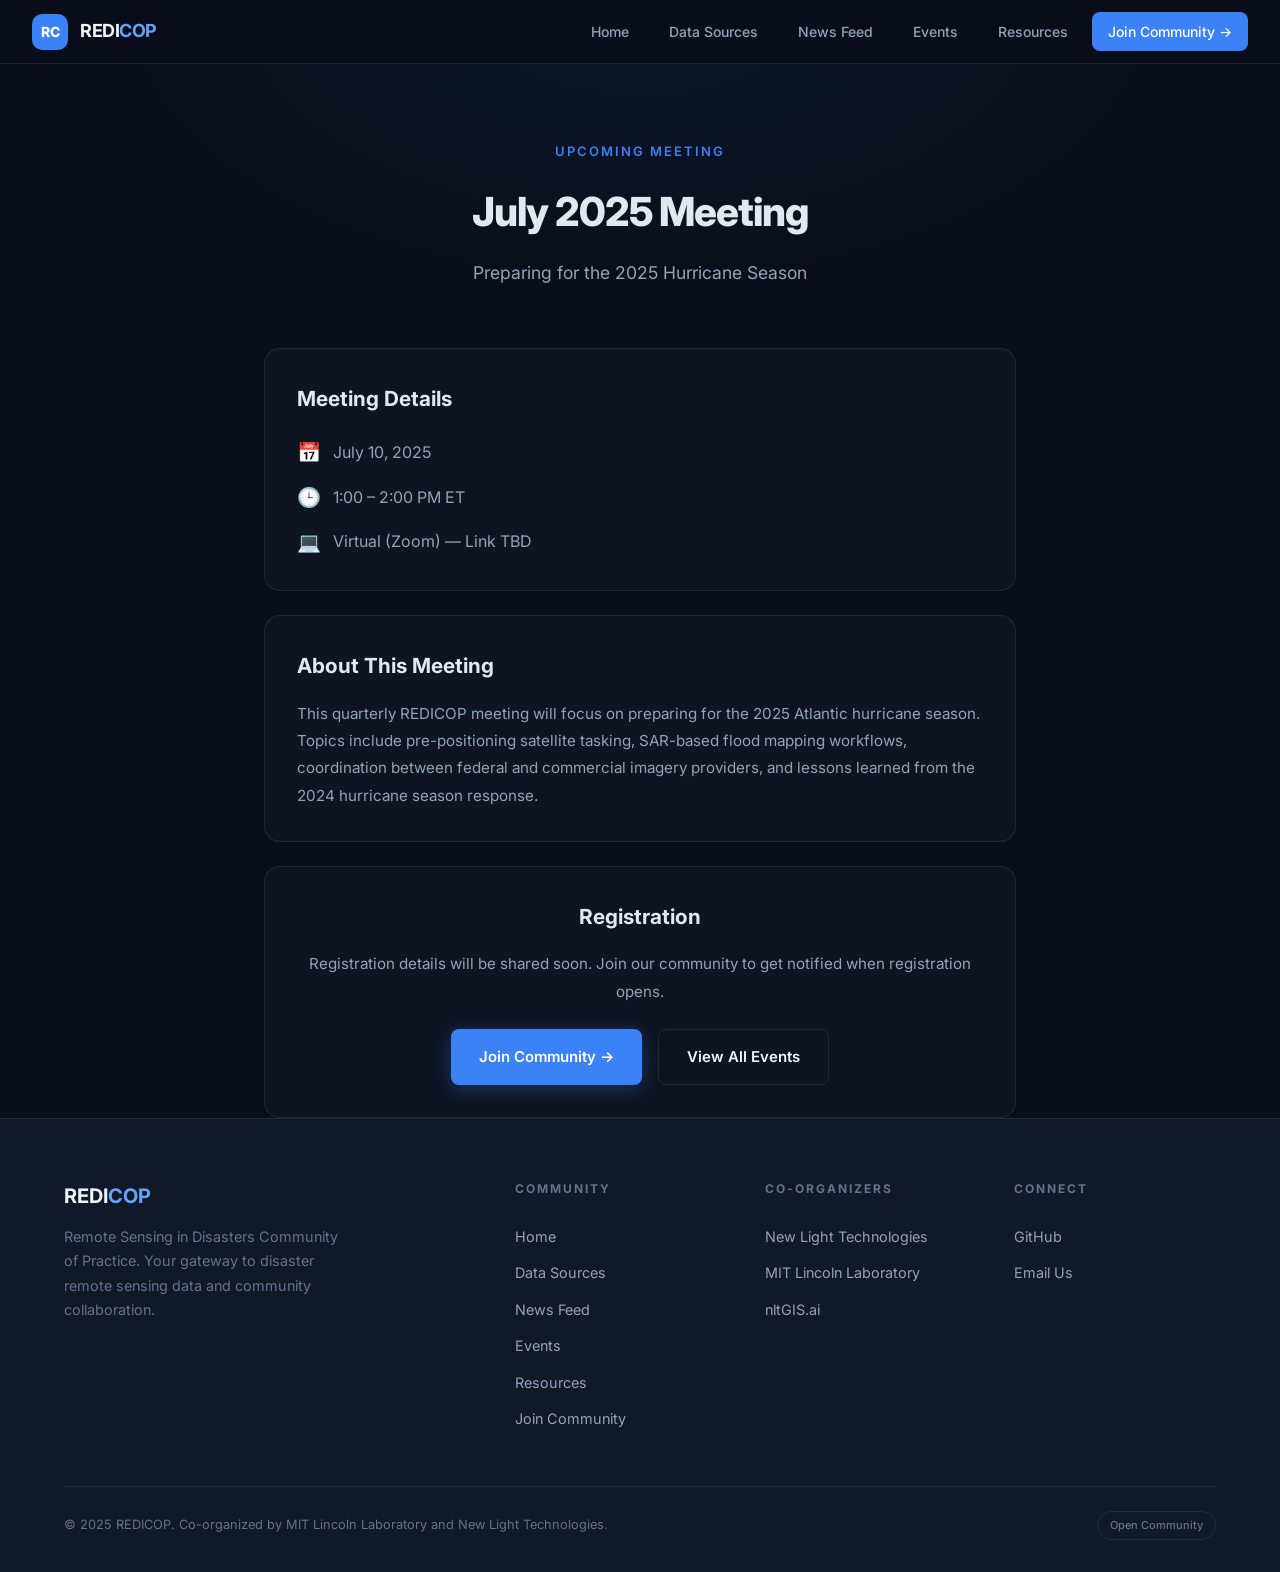
<file: july-2025.html>
<!DOCTYPE html>
<html lang="en">
<head>
  <meta charset="UTF-8">
  <meta name="viewport" content="width=device-width, initial-scale=1.0">
  <title>July 2025 Meeting | REDICOP</title>
  <link rel="preconnect" href="https://fonts.googleapis.com">
  <link href="https://fonts.googleapis.com/css2?family=Inter:wght@400;500;600;700;800&display=swap" rel="stylesheet">
  <link rel="stylesheet" href="style.css">
</head>
<body>

  <nav class="site-nav">
    <a href="index.html" class="nav-brand"><div class="brand-icon">RC</div><div class="brand-text">REDI<span>COP</span></div></a>
    <div class="nav-links">
      <a href="index.html">Home</a>
      <a href="data-sources.html">Data Sources</a>
      <a href="news.html">News Feed</a>
      <a href="events.html">Events</a>
      <a href="resources.html">Resources</a>
      <a href="signup.html" class="nav-cta">Join Community &rarr;</a>
    </div>
  </nav>

  <div class="page-header">
    <div class="container">
      <div class="section-label">Upcoming Meeting</div>
      <h1>July 2025 Meeting</h1>
      <p>Preparing for the 2025 Hurricane Season</p>
    </div>
  </div>

  <section class="container" style="padding-top:0;max-width:800px">
    <div class="card" style="margin-bottom:1.5rem">
      <h3 style="margin-bottom:1.25rem;font-size:1.3rem">Meeting Details</h3>
      <div style="display:grid;gap:.75rem">
        <div style="display:flex;gap:.75rem;align-items:center"><span style="font-size:1.2rem">&#128197;</span><span style="color:var(--text-secondary)">July 10, 2025</span></div>
        <div style="display:flex;gap:.75rem;align-items:center"><span style="font-size:1.2rem">&#128338;</span><span style="color:var(--text-secondary)">1:00 &ndash; 2:00 PM ET</span></div>
        <div style="display:flex;gap:.75rem;align-items:center"><span style="font-size:1.2rem">&#128187;</span><span style="color:var(--text-secondary)">Virtual (Zoom) &mdash; Link TBD</span></div>
      </div>
    </div>

    <div class="card" style="margin-bottom:1.5rem">
      <h3 style="margin-bottom:1rem;font-size:1.3rem">About This Meeting</h3>
      <p style="color:var(--text-secondary);line-height:1.8">This quarterly REDICOP meeting will focus on preparing for the 2025 Atlantic hurricane season. Topics include pre-positioning satellite tasking, SAR-based flood mapping workflows, coordination between federal and commercial imagery providers, and lessons learned from the 2024 hurricane season response.</p>
    </div>

    <div class="card" style="text-align:center">
      <h3 style="margin-bottom:1rem;font-size:1.3rem">Registration</h3>
      <p style="color:var(--text-secondary);line-height:1.8;margin-bottom:1.5rem">Registration details will be shared soon. Join our community to get notified when registration opens.</p>
      <div style="display:flex;gap:1rem;justify-content:center;flex-wrap:wrap">
        <a href="signup.html" class="btn btn-primary">Join Community &rarr;</a>
        <a href="events.html" class="btn btn-outline">View All Events</a>
      </div>
    </div>
  </section>

  <footer class="site-footer">
    <div class="container">
      <div class="footer-grid">
        <div class="footer-brand"><div class="brand-text">REDI<span>COP</span></div><p>Remote Sensing in Disasters Community of Practice. Your gateway to disaster remote sensing data and community collaboration.</p></div>
        <div class="footer-col"><h4>Community</h4><a href="index.html">Home</a><a href="data-sources.html">Data Sources</a><a href="news.html">News Feed</a><a href="events.html">Events</a><a href="resources.html">Resources</a><a href="signup.html">Join Community</a></div>
        <div class="footer-col"><h4>Co-Organizers</h4><a href="https://newlighttechnologies.com/" target="_blank">New Light Technologies</a><a href="https://www.ll.mit.edu/" target="_blank">MIT Lincoln Laboratory</a><a href="https://nltgis.ai" target="_blank">nltGIS.ai</a></div>
        <div class="footer-col"><h4>Connect</h4><a href="https://github.com/redicop" target="_blank">GitHub</a><a href="mailto:info@redicop.org">Email Us</a></div>
      </div>
      <div class="footer-bottom"><span>&copy; 2025 REDICOP. Co-organized by MIT Lincoln Laboratory and New Light Technologies.</span><div class="footer-badges"><span class="footer-badge">Open Community</span></div></div>
    </div>
  </footer>

</body>
</html>
</file>
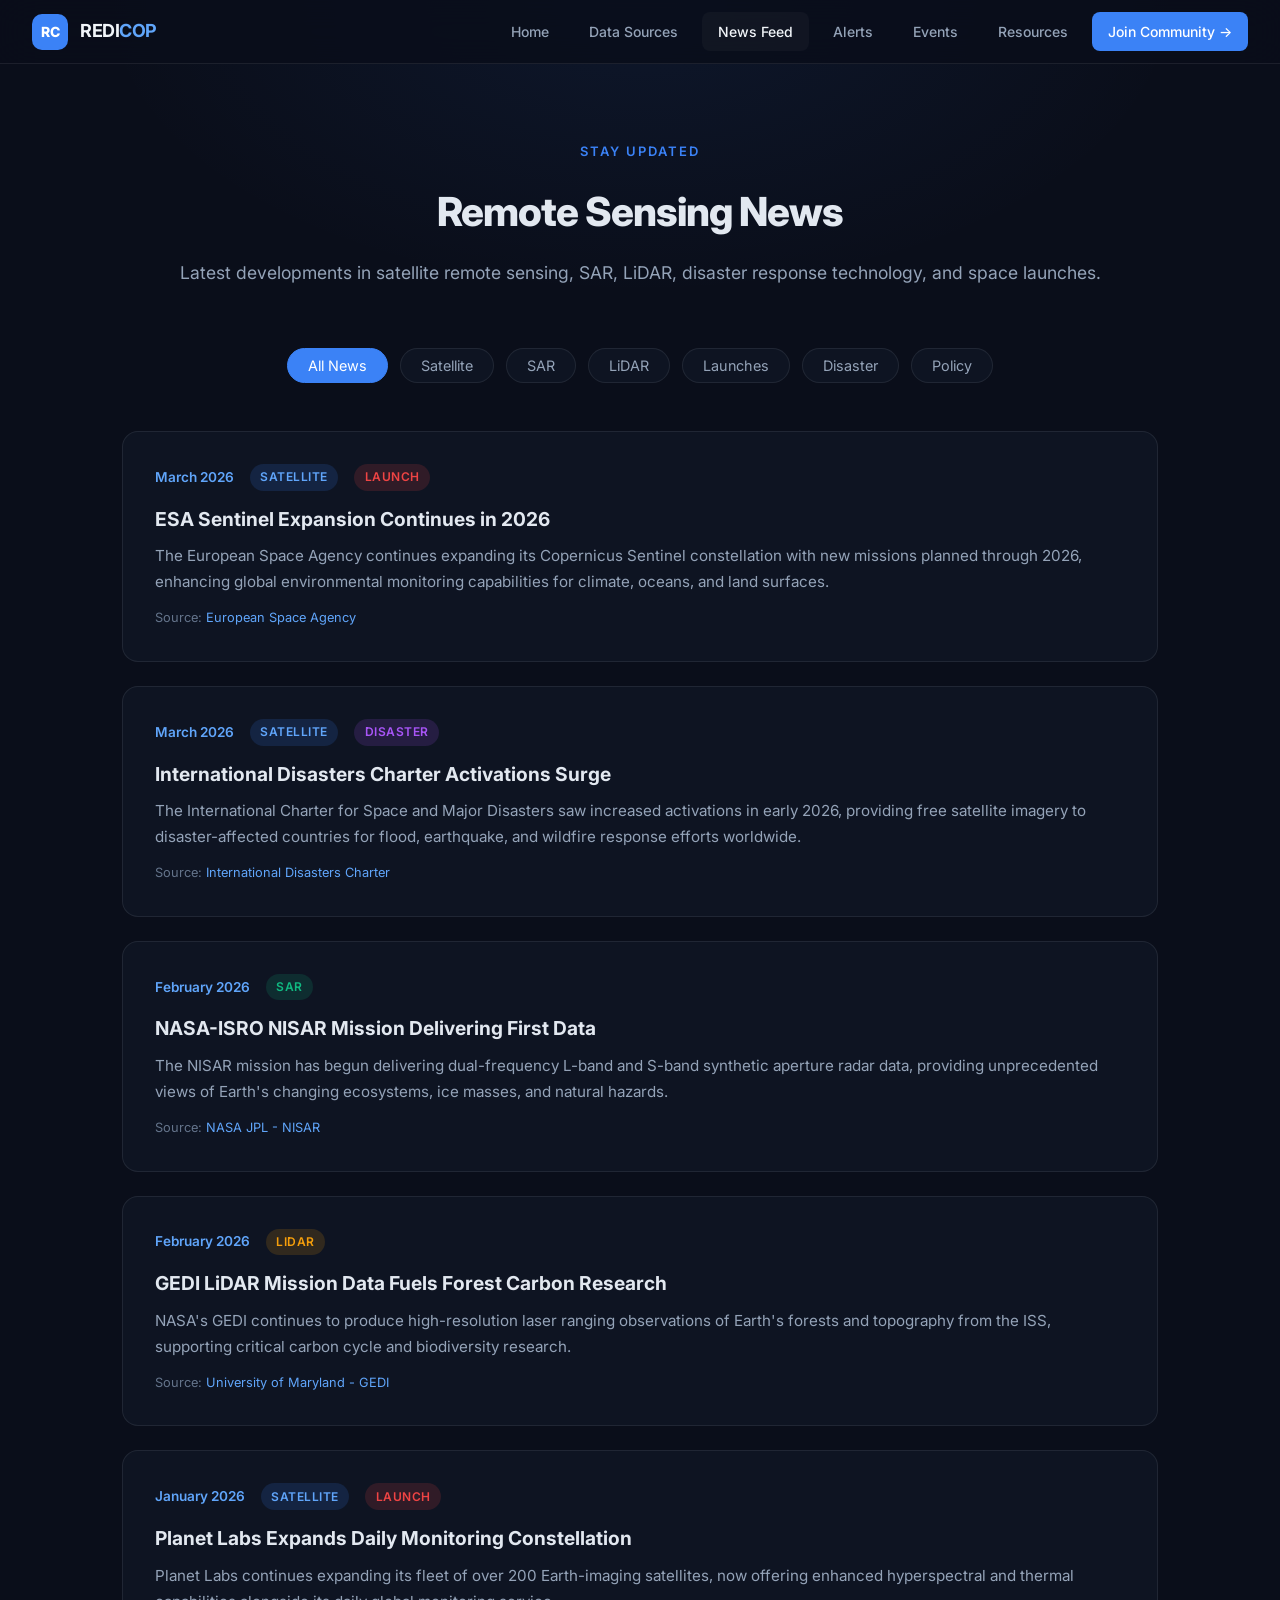
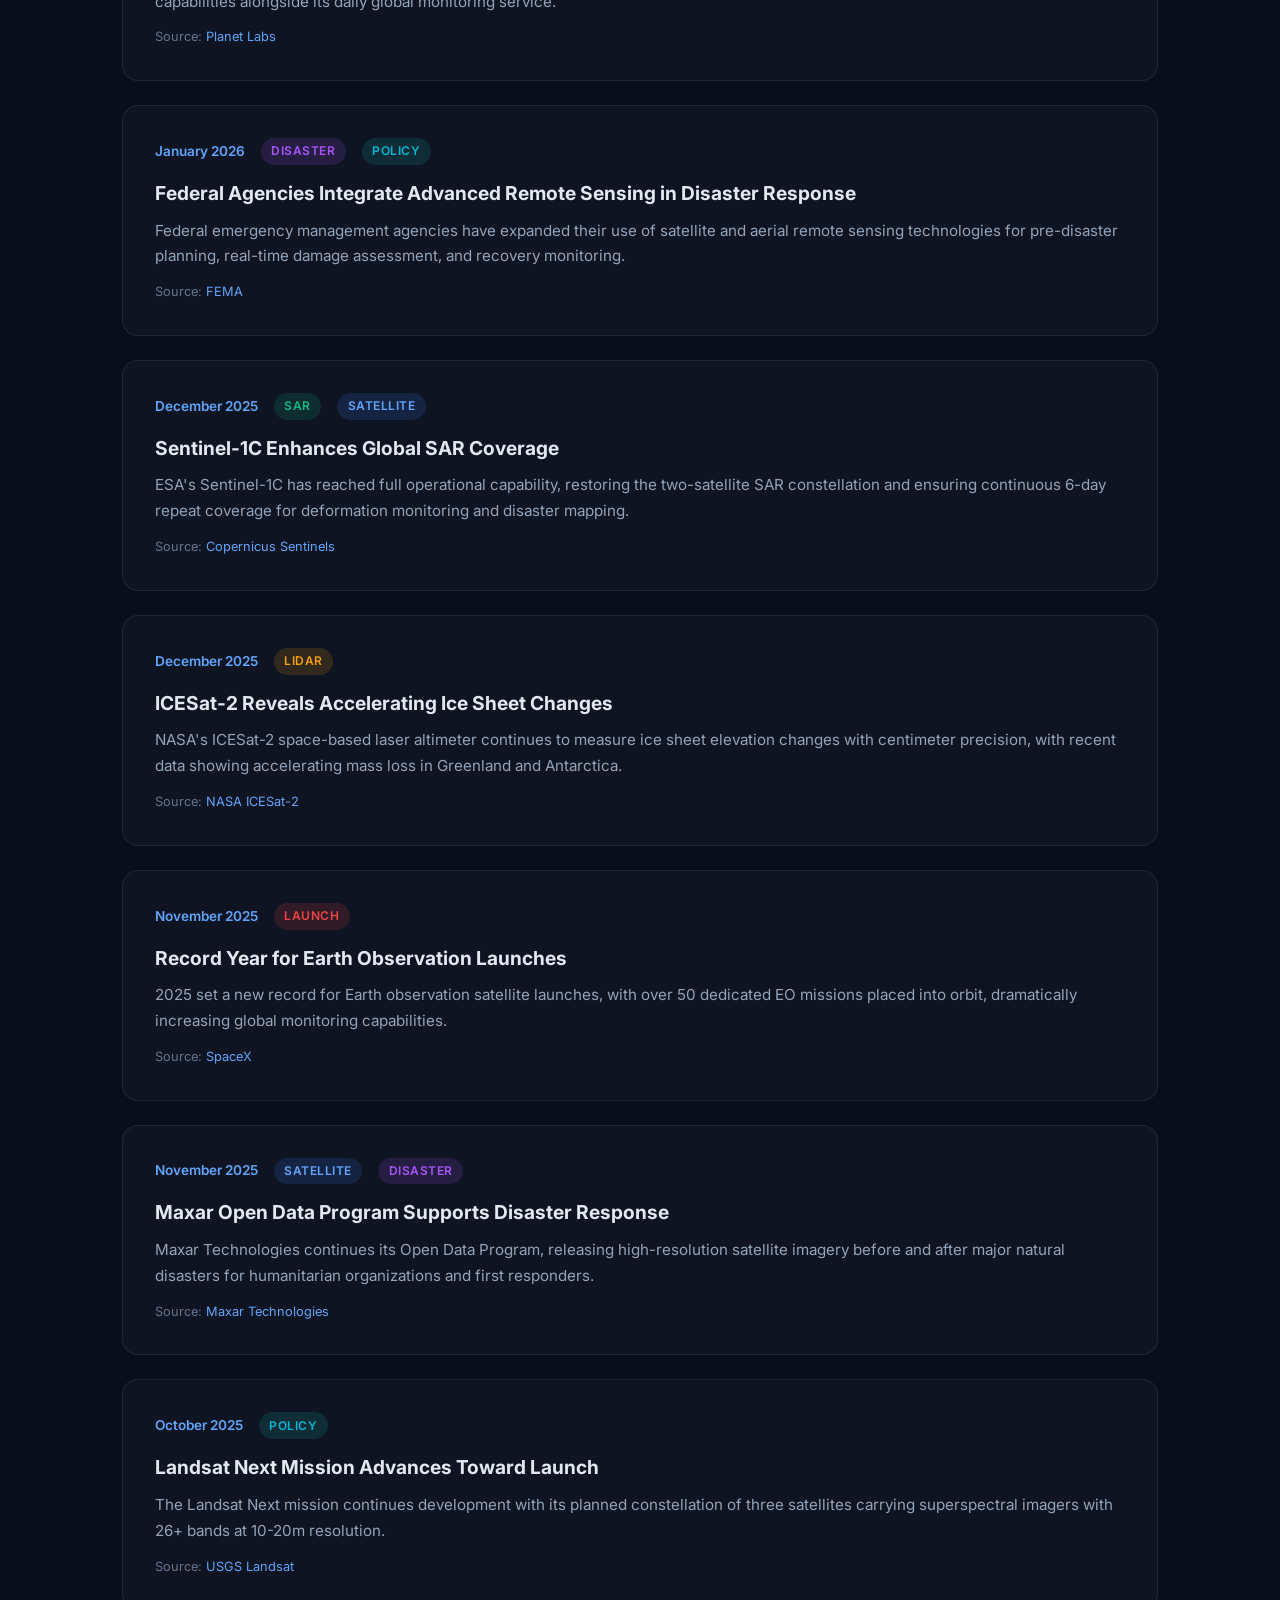
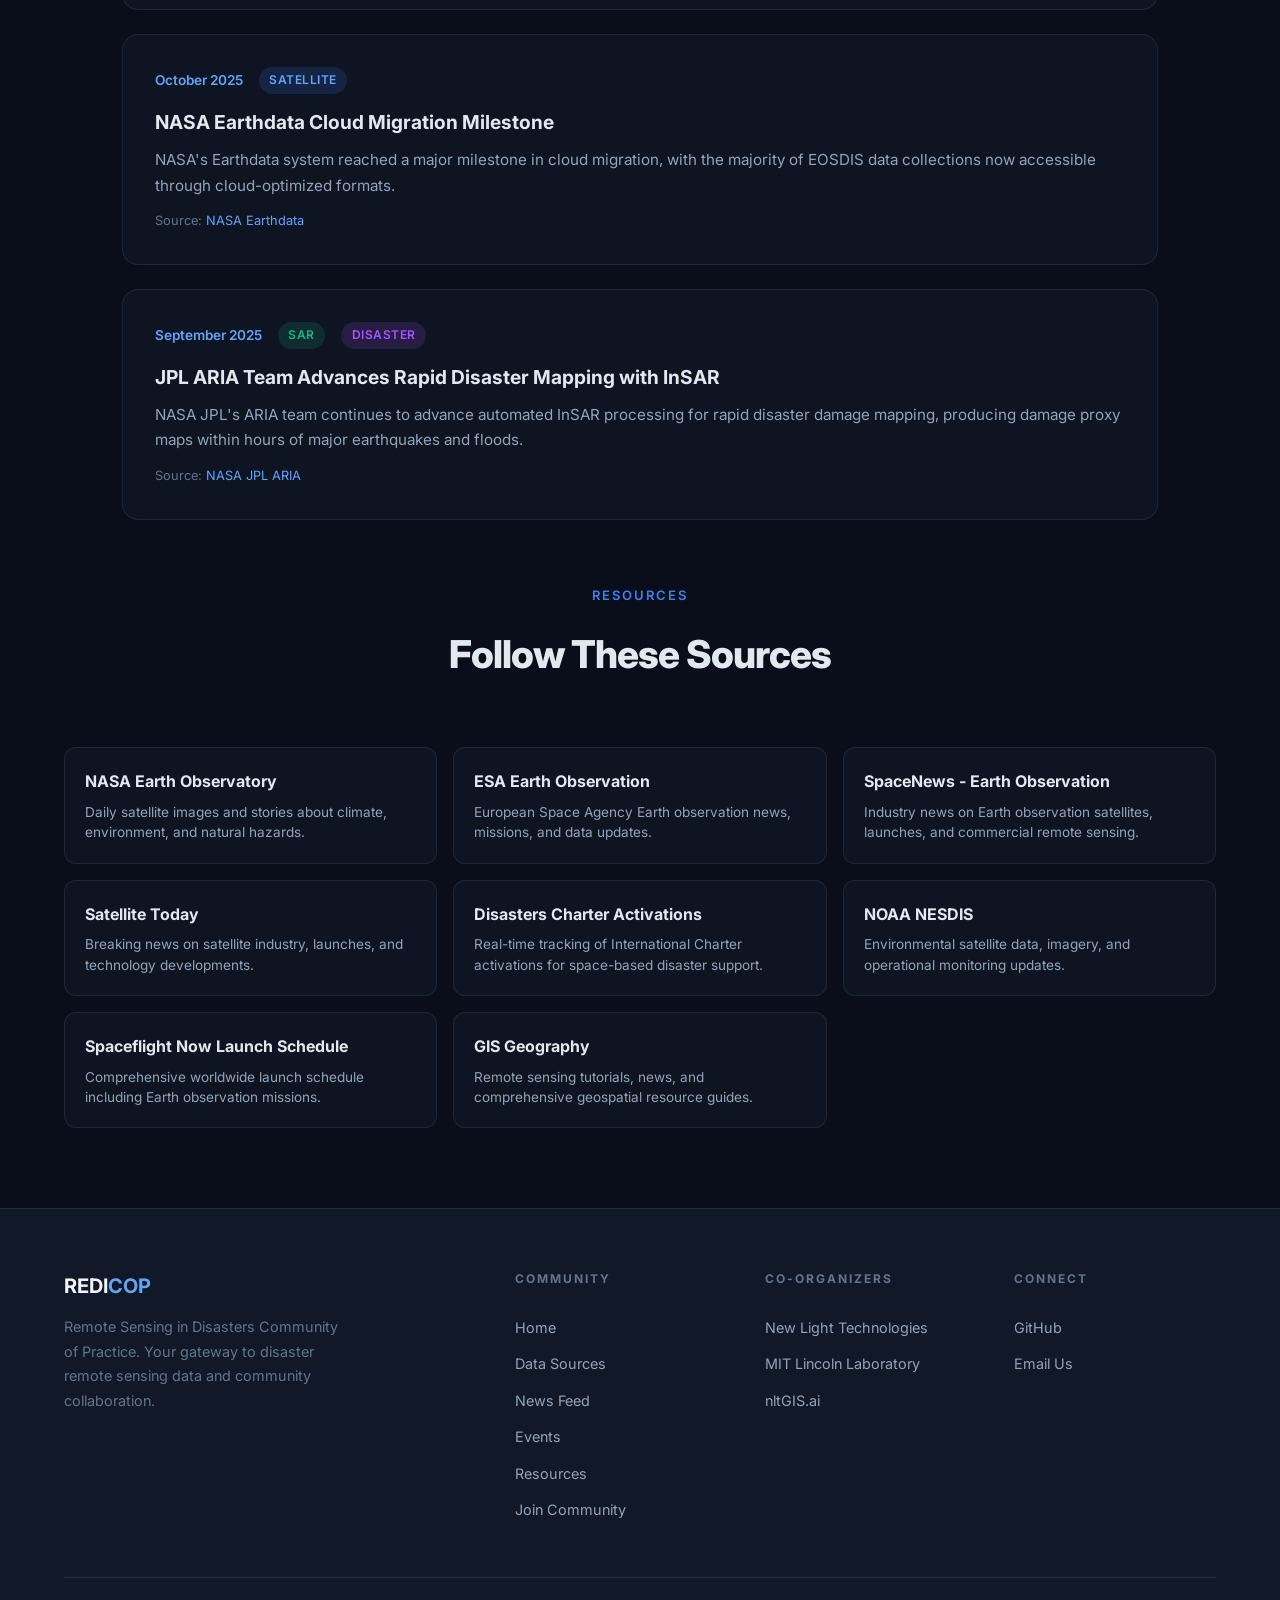
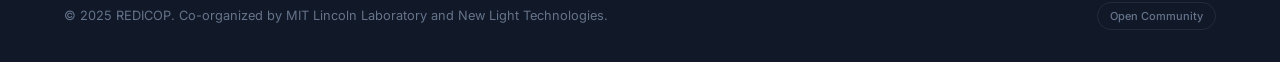
<file: news.html>
<!DOCTYPE html>
<html lang="en">
<head>
  <meta charset="UTF-8">
  <meta name="viewport" content="width=device-width, initial-scale=1.0">
  <title>News Feed | REDICOP</title>
  <link rel="preconnect" href="https://fonts.googleapis.com">
  <link href="https://fonts.googleapis.com/css2?family=Inter:wght@400;500;600;700;800&display=swap" rel="stylesheet">
  <link rel="stylesheet" href="style.css">
  <style>
    .news-filters{display:flex;gap:.75rem;justify-content:center;flex-wrap:wrap;margin:0 auto 3rem;max-width:900px;padding:0 1rem}
    .news-filters button{background:var(--bg-card);border:1px solid var(--border-glass);color:var(--text-secondary);padding:.5rem 1.25rem;border-radius:2rem;cursor:pointer;transition:all var(--transition);font-size:.9rem;font-family:var(--font-sans)}
    .news-filters button:hover,.news-filters button.active{background:var(--accent);border-color:var(--accent);color:#fff}
    .news-grid-list{max-width:1100px;margin:0 auto 4rem;padding:0 2rem;display:grid;gap:1.5rem}
    .news-item{background:var(--bg-card);border:1px solid var(--border-glass);border-radius:var(--radius-lg);padding:2rem;transition:all var(--transition)}
    .news-item:hover{transform:translateY(-3px);border-color:rgba(59,130,246,.15);box-shadow:var(--shadow-glow)}
    .news-meta{display:flex;gap:1rem;align-items:center;margin-bottom:.75rem;flex-wrap:wrap}
    .news-date-tag{color:var(--accent-bright);font-size:.85rem;font-weight:600}
    .news-tag{padding:.2rem .65rem;border-radius:1rem;font-size:.75rem;font-weight:600;text-transform:uppercase;letter-spacing:.5px}
    .news-tag.sar{background:rgba(16,185,129,.15);color:var(--accent-emerald)}
    .news-tag.lidar{background:rgba(245,158,11,.15);color:var(--warning)}
    .news-tag.satellite{background:rgba(59,130,246,.15);color:var(--accent-bright)}
    .news-tag.launch{background:rgba(239,68,68,.15);color:var(--danger)}
    .news-tag.disaster{background:rgba(168,85,247,.15);color:#a855f7}
    .news-tag.policy{background:rgba(20,184,166,.15);color:var(--accent-teal)}
    .news-item h3{font-size:1.2rem;margin-bottom:.5rem;color:var(--text-heading)}
    .news-item h3 a{color:inherit;text-decoration:none;transition:color var(--transition)}
    .news-item h3 a:hover{color:var(--accent-bright)}
    .news-item p{color:var(--text-secondary);font-size:.95rem;line-height:1.7}
    .news-source{margin-top:.75rem;font-size:.8rem;color:var(--text-muted)}
    .news-source a{color:var(--accent-bright);text-decoration:none}
    .feeds-grid{display:grid;grid-template-columns:repeat(auto-fill,minmax(280px,1fr));gap:1rem}
    .feed-card{background:var(--bg-card);border:1px solid var(--border-glass);border-radius:var(--radius);padding:1.25rem;text-decoration:none;transition:all var(--transition);display:block}
    .feed-card:hover{border-color:rgba(59,130,246,.15);transform:translateY(-2px);box-shadow:var(--shadow-glow)}
    .feed-card h4{color:var(--text-heading);margin-bottom:.4rem;font-size:1rem}
    .feed-card p{color:var(--text-secondary);font-size:.85rem;line-height:1.5}
  </style>
</head>
<body>

  <nav class="site-nav">
    <a href="index.html" class="nav-brand"><div class="brand-icon">RC</div><div class="brand-text">REDI<span>COP</span></div></a>
    <div class="nav-links">
      <a href="index.html">Home</a>
      <a href="data-sources.html">Data Sources</a>
      <a href="news.html" class="active">News Feed</a>
      <a href="alerts.html">Alerts</a>
    <a href="events.html">Events</a>
      <a href="resources.html">Resources</a>
      <a href="signup.html" class="nav-cta">Join Community &rarr;</a>
    </div>
  </nav>

  <div class="page-header">
    <div class="container">
      <div class="section-label">Stay Updated</div>
      <h1>Remote Sensing News</h1>
      <p>Latest developments in satellite remote sensing, SAR, LiDAR, disaster response technology, and space launches.</p>
    </div>
  </div>

  <div class="news-filters">
    <button class="active" onclick="filterNews('all')">All News</button>
    <button onclick="filterNews('satellite')">Satellite</button>
    <button onclick="filterNews('sar')">SAR</button>
    <button onclick="filterNews('lidar')">LiDAR</button>
    <button onclick="filterNews('launch')">Launches</button>
    <button onclick="filterNews('disaster')">Disaster</button>
    <button onclick="filterNews('policy')">Policy</button>
  </div>

  <div class="news-grid-list" id="newsGrid">
    <div class="news-item" data-category="satellite launch"><div class="news-meta"><span class="news-date-tag">March 2026</span><span class="news-tag satellite">Satellite</span><span class="news-tag launch">Launch</span></div><h3><a href="https://www.esa.int/Applications/Observing_the_Earth" target="_blank">ESA Sentinel Expansion Continues in 2026</a></h3><p>The European Space Agency continues expanding its Copernicus Sentinel constellation with new missions planned through 2026, enhancing global environmental monitoring capabilities for climate, oceans, and land surfaces.</p><div class="news-source">Source: <a href="https://www.esa.int" target="_blank">European Space Agency</a></div></div>

    <div class="news-item" data-category="satellite disaster"><div class="news-meta"><span class="news-date-tag">March 2026</span><span class="news-tag satellite">Satellite</span><span class="news-tag disaster">Disaster</span></div><h3><a href="https://disasterscharter.org" target="_blank">International Disasters Charter Activations Surge</a></h3><p>The International Charter for Space and Major Disasters saw increased activations in early 2026, providing free satellite imagery to disaster-affected countries for flood, earthquake, and wildfire response efforts worldwide.</p><div class="news-source">Source: <a href="https://disasterscharter.org" target="_blank">International Disasters Charter</a></div></div>

    <div class="news-item" data-category="sar"><div class="news-meta"><span class="news-date-tag">February 2026</span><span class="news-tag sar">SAR</span></div><h3><a href="https://nisar.jpl.nasa.gov/" target="_blank">NASA-ISRO NISAR Mission Delivering First Data</a></h3><p>The NISAR mission has begun delivering dual-frequency L-band and S-band synthetic aperture radar data, providing unprecedented views of Earth's changing ecosystems, ice masses, and natural hazards.</p><div class="news-source">Source: <a href="https://nisar.jpl.nasa.gov/" target="_blank">NASA JPL - NISAR</a></div></div>

    <div class="news-item" data-category="lidar"><div class="news-meta"><span class="news-date-tag">February 2026</span><span class="news-tag lidar">LiDAR</span></div><h3><a href="https://gedi.umd.edu/" target="_blank">GEDI LiDAR Mission Data Fuels Forest Carbon Research</a></h3><p>NASA's GEDI continues to produce high-resolution laser ranging observations of Earth's forests and topography from the ISS, supporting critical carbon cycle and biodiversity research.</p><div class="news-source">Source: <a href="https://gedi.umd.edu/" target="_blank">University of Maryland - GEDI</a></div></div>

    <div class="news-item" data-category="satellite launch"><div class="news-meta"><span class="news-date-tag">January 2026</span><span class="news-tag satellite">Satellite</span><span class="news-tag launch">Launch</span></div><h3><a href="https://www.planet.com" target="_blank">Planet Labs Expands Daily Monitoring Constellation</a></h3><p>Planet Labs continues expanding its fleet of over 200 Earth-imaging satellites, now offering enhanced hyperspectral and thermal capabilities alongside its daily global monitoring service.</p><div class="news-source">Source: <a href="https://www.planet.com" target="_blank">Planet Labs</a></div></div>

    <div class="news-item" data-category="disaster policy"><div class="news-meta"><span class="news-date-tag">January 2026</span><span class="news-tag disaster">Disaster</span><span class="news-tag policy">Policy</span></div><h3><a href="https://www.fema.gov" target="_blank">Federal Agencies Integrate Advanced Remote Sensing in Disaster Response</a></h3><p>Federal emergency management agencies have expanded their use of satellite and aerial remote sensing technologies for pre-disaster planning, real-time damage assessment, and recovery monitoring.</p><div class="news-source">Source: <a href="https://www.fema.gov" target="_blank">FEMA</a></div></div>

    <div class="news-item" data-category="sar satellite"><div class="news-meta"><span class="news-date-tag">December 2025</span><span class="news-tag sar">SAR</span><span class="news-tag satellite">Satellite</span></div><h3><a href="https://sentinels.copernicus.eu/web/sentinel/missions/sentinel-1" target="_blank">Sentinel-1C Enhances Global SAR Coverage</a></h3><p>ESA's Sentinel-1C has reached full operational capability, restoring the two-satellite SAR constellation and ensuring continuous 6-day repeat coverage for deformation monitoring and disaster mapping.</p><div class="news-source">Source: <a href="https://sentinels.copernicus.eu" target="_blank">Copernicus Sentinels</a></div></div>

    <div class="news-item" data-category="lidar satellite"><div class="news-meta"><span class="news-date-tag">December 2025</span><span class="news-tag lidar">LiDAR</span></div><h3><a href="https://icesat-2.gsfc.nasa.gov/" target="_blank">ICESat-2 Reveals Accelerating Ice Sheet Changes</a></h3><p>NASA's ICESat-2 space-based laser altimeter continues to measure ice sheet elevation changes with centimeter precision, with recent data showing accelerating mass loss in Greenland and Antarctica.</p><div class="news-source">Source: <a href="https://icesat-2.gsfc.nasa.gov/" target="_blank">NASA ICESat-2</a></div></div>

    <div class="news-item" data-category="launch"><div class="news-meta"><span class="news-date-tag">November 2025</span><span class="news-tag launch">Launch</span></div><h3><a href="https://www.spacex.com/launches/" target="_blank">Record Year for Earth Observation Launches</a></h3><p>2025 set a new record for Earth observation satellite launches, with over 50 dedicated EO missions placed into orbit, dramatically increasing global monitoring capabilities.</p><div class="news-source">Source: <a href="https://www.spacex.com/launches/" target="_blank">SpaceX</a></div></div>

    <div class="news-item" data-category="satellite disaster"><div class="news-meta"><span class="news-date-tag">November 2025</span><span class="news-tag satellite">Satellite</span><span class="news-tag disaster">Disaster</span></div><h3><a href="https://www.maxar.com" target="_blank">Maxar Open Data Program Supports Disaster Response</a></h3><p>Maxar Technologies continues its Open Data Program, releasing high-resolution satellite imagery before and after major natural disasters for humanitarian organizations and first responders.</p><div class="news-source">Source: <a href="https://www.maxar.com" target="_blank">Maxar Technologies</a></div></div>

    <div class="news-item" data-category="policy"><div class="news-meta"><span class="news-date-tag">October 2025</span><span class="news-tag policy">Policy</span></div><h3><a href="https://www.usgs.gov/landsat-missions" target="_blank">Landsat Next Mission Advances Toward Launch</a></h3><p>The Landsat Next mission continues development with its planned constellation of three satellites carrying superspectral imagers with 26+ bands at 10-20m resolution.</p><div class="news-source">Source: <a href="https://www.usgs.gov/landsat-missions" target="_blank">USGS Landsat</a></div></div>

    <div class="news-item" data-category="satellite"><div class="news-meta"><span class="news-date-tag">October 2025</span><span class="news-tag satellite">Satellite</span></div><h3><a href="https://earthdata.nasa.gov/" target="_blank">NASA Earthdata Cloud Migration Milestone</a></h3><p>NASA's Earthdata system reached a major milestone in cloud migration, with the majority of EOSDIS data collections now accessible through cloud-optimized formats.</p><div class="news-source">Source: <a href="https://earthdata.nasa.gov/" target="_blank">NASA Earthdata</a></div></div>

    <div class="news-item" data-category="sar disaster"><div class="news-meta"><span class="news-date-tag">September 2025</span><span class="news-tag sar">SAR</span><span class="news-tag disaster">Disaster</span></div><h3><a href="https://aria.jpl.nasa.gov/" target="_blank">JPL ARIA Team Advances Rapid Disaster Mapping with InSAR</a></h3><p>NASA JPL's ARIA team continues to advance automated InSAR processing for rapid disaster damage mapping, producing damage proxy maps within hours of major earthquakes and floods.</p><div class="news-source">Source: <a href="https://aria.jpl.nasa.gov/" target="_blank">NASA JPL ARIA</a></div></div>
  </div>

  <section class="container" style="padding-bottom:80px">
    <div class="section-header"><div class="section-label">Resources</div><h2 class="section-title">Follow These Sources</h2></div>
    <div class="feeds-grid">
      <a href="https://earthobservatory.nasa.gov/" target="_blank" class="feed-card"><h4>NASA Earth Observatory</h4><p>Daily satellite images and stories about climate, environment, and natural hazards.</p></a>
      <a href="https://www.esa.int/Applications/Observing_the_Earth" target="_blank" class="feed-card"><h4>ESA Earth Observation</h4><p>European Space Agency Earth observation news, missions, and data updates.</p></a>
      <a href="https://spacenews.com/section/earth-observation/" target="_blank" class="feed-card"><h4>SpaceNews - Earth Observation</h4><p>Industry news on Earth observation satellites, launches, and commercial remote sensing.</p></a>
      <a href="https://www.satellitetoday.com" target="_blank" class="feed-card"><h4>Satellite Today</h4><p>Breaking news on satellite industry, launches, and technology developments.</p></a>
      <a href="https://disasterscharter.org/web/guest/activations" target="_blank" class="feed-card"><h4>Disasters Charter Activations</h4><p>Real-time tracking of International Charter activations for space-based disaster support.</p></a>
      <a href="https://www.nesdis.noaa.gov/" target="_blank" class="feed-card"><h4>NOAA NESDIS</h4><p>Environmental satellite data, imagery, and operational monitoring updates.</p></a>
      <a href="https://spaceflightnow.com/launch-schedule/" target="_blank" class="feed-card"><h4>Spaceflight Now Launch Schedule</h4><p>Comprehensive worldwide launch schedule including Earth observation missions.</p></a>
      <a href="https://gisgeography.com/remote-sensing-earth-observation-news/" target="_blank" class="feed-card"><h4>GIS Geography</h4><p>Remote sensing tutorials, news, and comprehensive geospatial resource guides.</p></a>
    </div>
  </section>

  <footer class="site-footer">
    <div class="container">
      <div class="footer-grid">
        <div class="footer-brand"><div class="brand-text">REDI<span>COP</span></div><p>Remote Sensing in Disasters Community of Practice. Your gateway to disaster remote sensing data and community collaboration.</p></div>
        <div class="footer-col"><h4>Community</h4><a href="index.html">Home</a><a href="data-sources.html">Data Sources</a><a href="news.html">News Feed</a><a href="events.html">Events</a><a href="resources.html">Resources</a><a href="signup.html">Join Community</a></div>
        <div class="footer-col"><h4>Co-Organizers</h4><a href="https://newlighttechnologies.com/" target="_blank">New Light Technologies</a><a href="https://www.ll.mit.edu/" target="_blank">MIT Lincoln Laboratory</a><a href="https://nltgis.ai" target="_blank">nltGIS.ai</a></div>
        <div class="footer-col"><h4>Connect</h4><a href="https://github.com/redicop" target="_blank">GitHub</a><a href="mailto:info@redicop.org">Email Us</a></div>
      </div>
      <div class="footer-bottom"><span>&copy; 2025 REDICOP. Co-organized by MIT Lincoln Laboratory and New Light Technologies.</span><div class="footer-badges"><span class="footer-badge">Open Community</span></div></div>
    </div>
  </footer>

  <script>
    function filterNews(category){var items=document.querySelectorAll('.news-item');var buttons=document.querySelectorAll('.news-filters button');buttons.forEach(function(b){b.classList.remove('active')});event.target.classList.add('active');items.forEach(function(item){if(category==='all'){item.style.display='block'}else{var cats=item.getAttribute('data-category');item.style.display=cats.includes(category)?'block':'none'}})}
  </script>

</body>
</html>
</file>
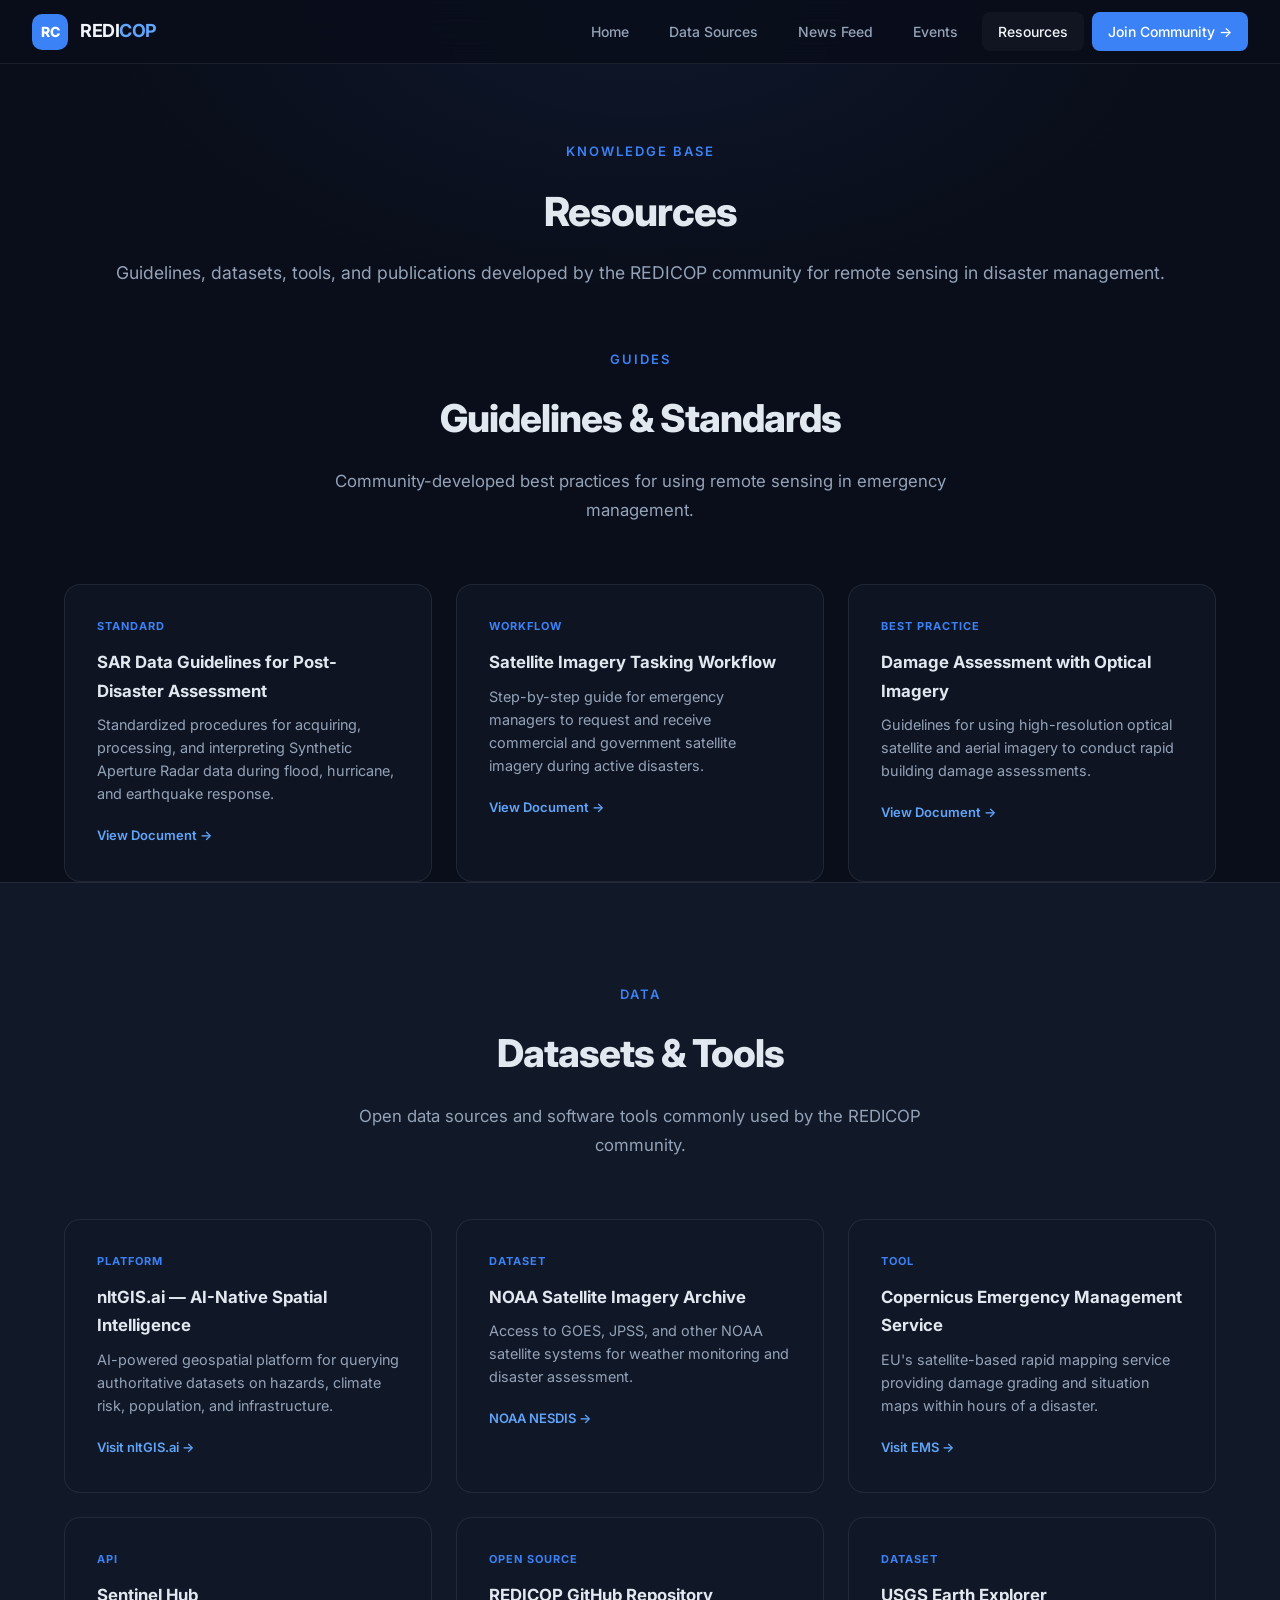
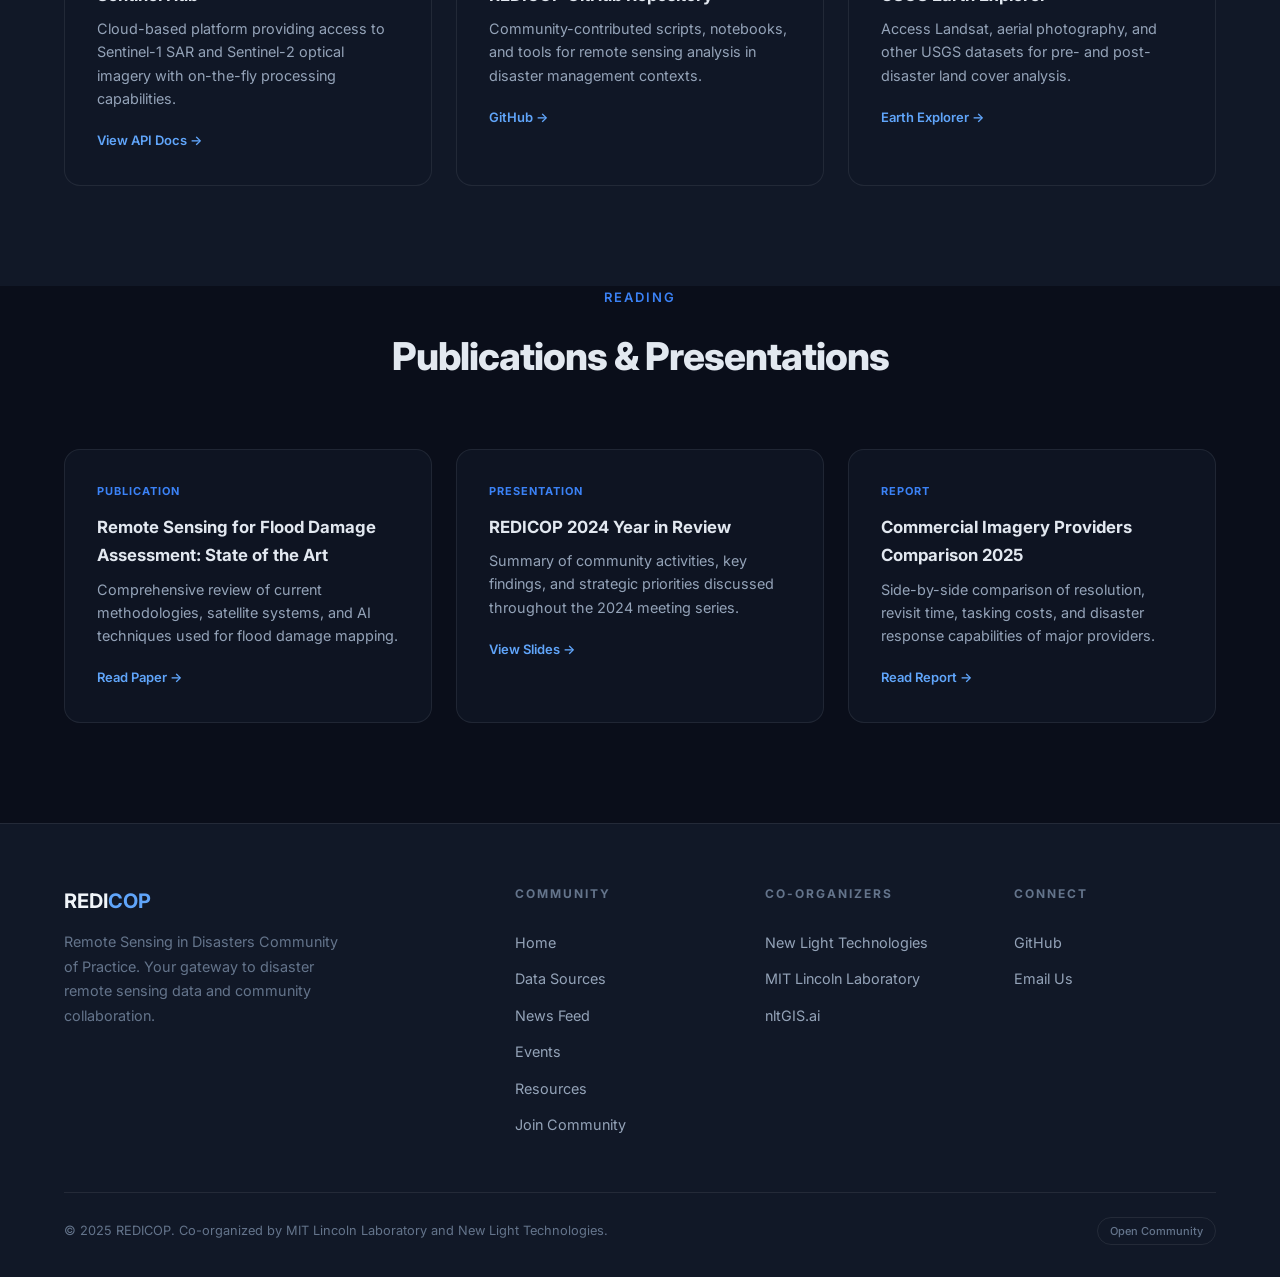
<file: resources.html>
<!DOCTYPE html>
<html lang="en">
<head>
  <meta charset="UTF-8">
  <meta name="viewport" content="width=device-width, initial-scale=1.0">
  <title>Resources | REDICOP</title>
  <link rel="preconnect" href="https://fonts.googleapis.com">
  <link href="https://fonts.googleapis.com/css2?family=Inter:wght@400;500;600;700;800&display=swap" rel="stylesheet">
  <link rel="stylesheet" href="style.css">
</head>
<body>

  <nav class="site-nav">
    <a href="index.html" class="nav-brand"><div class="brand-icon">RC</div><div class="brand-text">REDI<span>COP</span></div></a>
    <div class="nav-links">
      <a href="index.html">Home</a>
      <a href="data-sources.html">Data Sources</a>
      <a href="news.html">News Feed</a>
      <a href="events.html">Events</a>
      <a href="resources.html" class="active">Resources</a>
      <a href="signup.html" class="nav-cta">Join Community &rarr;</a>
    </div>
  </nav>

  <div class="page-header">
    <div class="container">
      <div class="section-label">Knowledge Base</div>
      <h1>Resources</h1>
      <p>Guidelines, datasets, tools, and publications developed by the REDICOP community for remote sensing in disaster management.</p>
    </div>
  </div>

  <section class="container" style="padding-top:0">
    <div class="section-header"><div class="section-label">Guides</div><h2 class="section-title">Guidelines &amp; Standards</h2><p class="section-desc">Community-developed best practices for using remote sensing in emergency management.</p></div>
    <div class="resource-grid">
      <div class="resource-card">
        <div class="rc-type">Standard</div>
        <h3>SAR Data Guidelines for Post-Disaster Assessment</h3>
        <p>Standardized procedures for acquiring, processing, and interpreting Synthetic Aperture Radar data during flood, hurricane, and earthquake response.</p>
        <a href="#" class="rc-link">View Document &rarr;</a>
      </div>
      <div class="resource-card">
        <div class="rc-type">Workflow</div>
        <h3>Satellite Imagery Tasking Workflow</h3>
        <p>Step-by-step guide for emergency managers to request and receive commercial and government satellite imagery during active disasters.</p>
        <a href="#" class="rc-link">View Document &rarr;</a>
      </div>
      <div class="resource-card">
        <div class="rc-type">Best Practice</div>
        <h3>Damage Assessment with Optical Imagery</h3>
        <p>Guidelines for using high-resolution optical satellite and aerial imagery to conduct rapid building damage assessments.</p>
        <a href="#" class="rc-link">View Document &rarr;</a>
      </div>
    </div>
  </section>

  <section class="resources-section">
    <div class="container">
      <div class="section-header"><div class="section-label">Data</div><h2 class="section-title">Datasets &amp; Tools</h2><p class="section-desc">Open data sources and software tools commonly used by the REDICOP community.</p></div>
      <div class="resource-grid">
        <div class="resource-card">
          <div class="rc-type">Platform</div>
          <h3>nltGIS.ai &mdash; AI-Native Spatial Intelligence</h3>
          <p>AI-powered geospatial platform for querying authoritative datasets on hazards, climate risk, population, and infrastructure.</p>
          <a href="https://nltgis.ai" target="_blank" class="rc-link">Visit nltGIS.ai &rarr;</a>
        </div>
        <div class="resource-card">
          <div class="rc-type">Dataset</div>
          <h3>NOAA Satellite Imagery Archive</h3>
          <p>Access to GOES, JPSS, and other NOAA satellite systems for weather monitoring and disaster assessment.</p>
          <a href="https://www.nesdis.noaa.gov/" target="_blank" class="rc-link">NOAA NESDIS &rarr;</a>
        </div>
        <div class="resource-card">
          <div class="rc-type">Tool</div>
          <h3>Copernicus Emergency Management Service</h3>
          <p>EU's satellite-based rapid mapping service providing damage grading and situation maps within hours of a disaster.</p>
          <a href="https://emergency.copernicus.eu/" target="_blank" class="rc-link">Visit EMS &rarr;</a>
        </div>
        <div class="resource-card">
          <div class="rc-type">API</div>
          <h3>Sentinel Hub</h3>
          <p>Cloud-based platform providing access to Sentinel-1 SAR and Sentinel-2 optical imagery with on-the-fly processing capabilities.</p>
          <a href="https://www.sentinel-hub.com/" target="_blank" class="rc-link">View API Docs &rarr;</a>
        </div>
        <div class="resource-card">
          <div class="rc-type">Open Source</div>
          <h3>REDICOP GitHub Repository</h3>
          <p>Community-contributed scripts, notebooks, and tools for remote sensing analysis in disaster management contexts.</p>
          <a href="https://github.com/redicop" target="_blank" class="rc-link">GitHub &rarr;</a>
        </div>
        <div class="resource-card">
          <div class="rc-type">Dataset</div>
          <h3>USGS Earth Explorer</h3>
          <p>Access Landsat, aerial photography, and other USGS datasets for pre- and post-disaster land cover analysis.</p>
          <a href="https://earthexplorer.usgs.gov/" target="_blank" class="rc-link">Earth Explorer &rarr;</a>
        </div>
      </div>
    </div>
  </section>

  <section class="container" style="padding-bottom:100px">
    <div class="section-header"><div class="section-label">Reading</div><h2 class="section-title">Publications &amp; Presentations</h2></div>
    <div class="resource-grid">
      <div class="resource-card">
        <div class="rc-type">Publication</div>
        <h3>Remote Sensing for Flood Damage Assessment: State of the Art</h3>
        <p>Comprehensive review of current methodologies, satellite systems, and AI techniques used for flood damage mapping.</p>
        <a href="#" class="rc-link">Read Paper &rarr;</a>
      </div>
      <div class="resource-card">
        <div class="rc-type">Presentation</div>
        <h3>REDICOP 2024 Year in Review</h3>
        <p>Summary of community activities, key findings, and strategic priorities discussed throughout the 2024 meeting series.</p>
        <a href="#" class="rc-link">View Slides &rarr;</a>
      </div>
      <div class="resource-card">
        <div class="rc-type">Report</div>
        <h3>Commercial Imagery Providers Comparison 2025</h3>
        <p>Side-by-side comparison of resolution, revisit time, tasking costs, and disaster response capabilities of major providers.</p>
        <a href="#" class="rc-link">Read Report &rarr;</a>
      </div>
    </div>
  </section>

  <footer class="site-footer">
    <div class="container">
      <div class="footer-grid">
        <div class="footer-brand"><div class="brand-text">REDI<span>COP</span></div><p>Remote Sensing in Disasters Community of Practice. Your gateway to disaster remote sensing data and community collaboration.</p></div>
        <div class="footer-col"><h4>Community</h4><a href="index.html">Home</a><a href="data-sources.html">Data Sources</a><a href="news.html">News Feed</a><a href="events.html">Events</a><a href="resources.html">Resources</a><a href="signup.html">Join Community</a></div>
        <div class="footer-col"><h4>Co-Organizers</h4><a href="https://newlighttechnologies.com/" target="_blank">New Light Technologies</a><a href="https://www.ll.mit.edu/" target="_blank">MIT Lincoln Laboratory</a><a href="https://nltgis.ai" target="_blank">nltGIS.ai</a></div>
        <div class="footer-col"><h4>Connect</h4><a href="https://github.com/redicop" target="_blank">GitHub</a><a href="mailto:info@redicop.org">Email Us</a></div>
      </div>
      <div class="footer-bottom"><span>&copy; 2025 REDICOP. Co-organized by MIT Lincoln Laboratory and New Light Technologies.</span><div class="footer-badges"><span class="footer-badge">Open Community</span></div></div>
    </div>
  </footer>

</body>
</html>
</file>
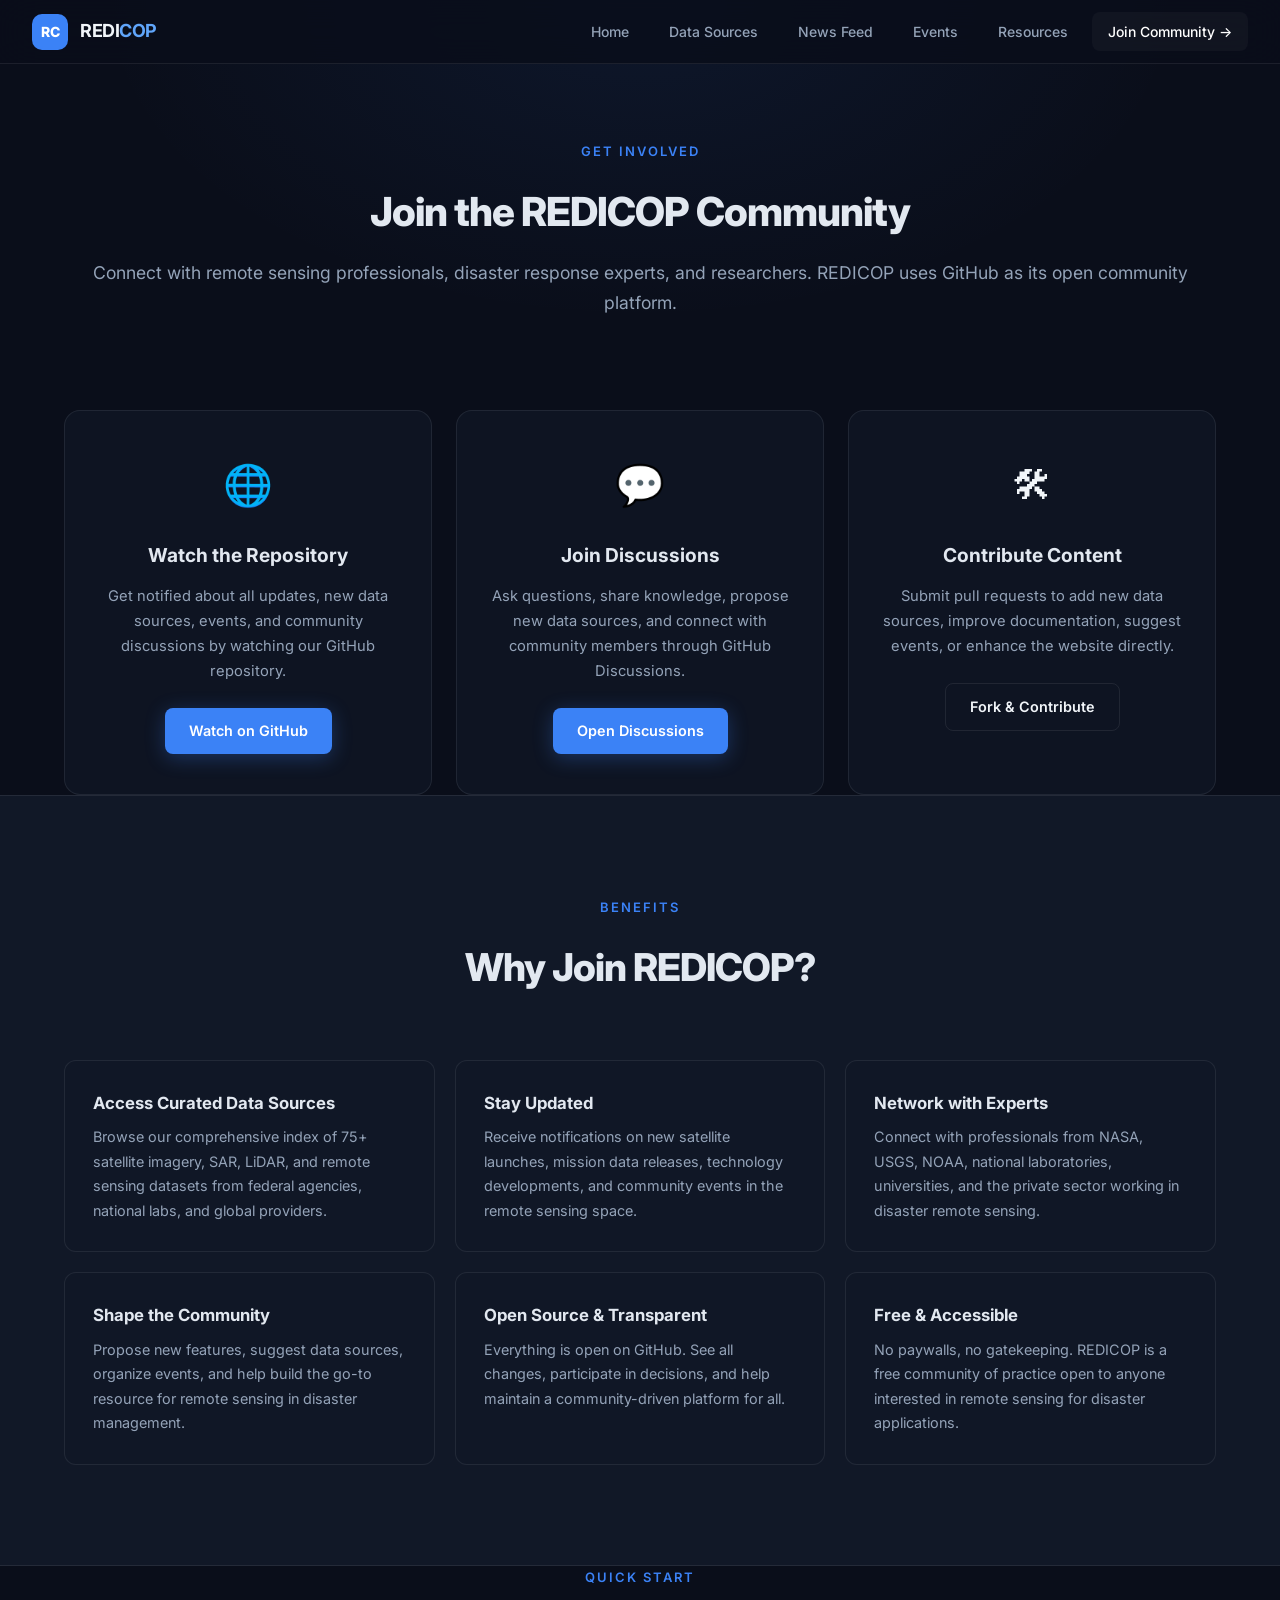
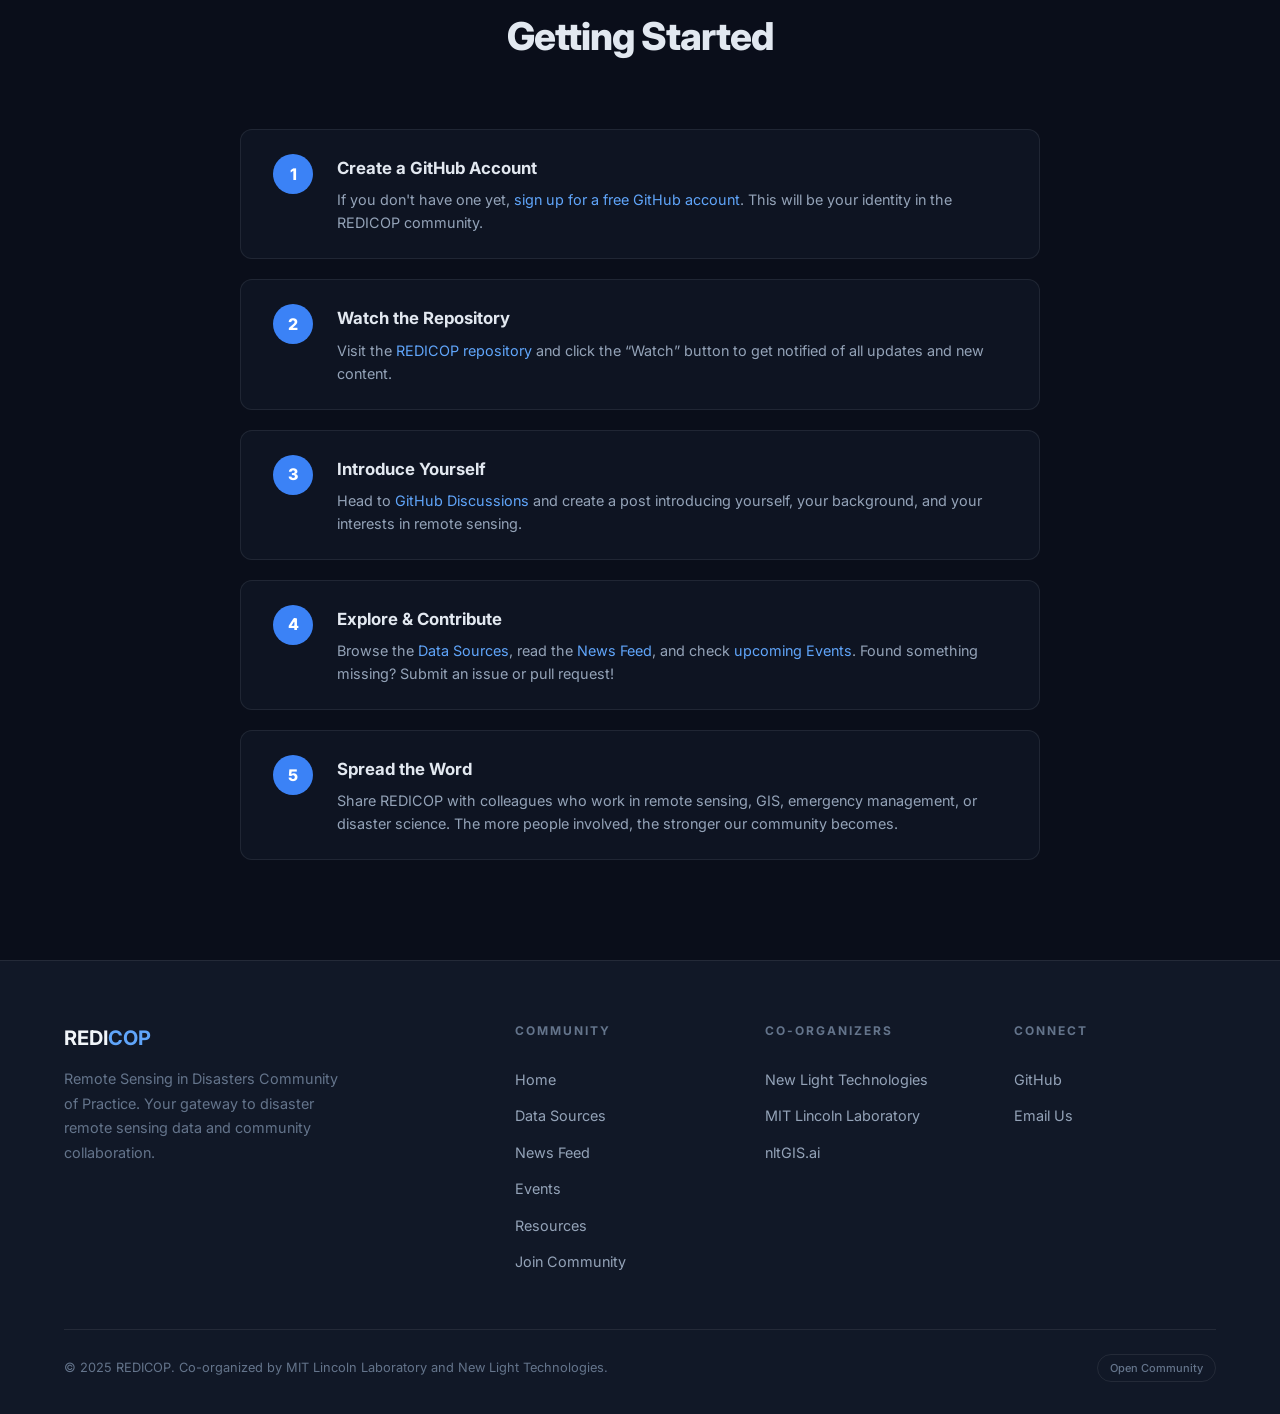
<file: signup.html>
<!DOCTYPE html>
<html lang="en">
<head>
  <meta charset="UTF-8">
  <meta name="viewport" content="width=device-width, initial-scale=1.0">
  <title>Join Community | REDICOP</title>
  <link rel="preconnect" href="https://fonts.googleapis.com">
  <link href="https://fonts.googleapis.com/css2?family=Inter:wght@400;500;600;700;800&display=swap" rel="stylesheet">
  <link rel="stylesheet" href="style.css">
  <style>
    .signup-cards{display:grid;grid-template-columns:repeat(auto-fill,minmax(300px,1fr));gap:1.5rem;margin-top:2rem}
    .signup-card{background:var(--bg-card);border:1px solid var(--border-glass);border-radius:var(--radius-lg);padding:2.5rem 2rem;text-align:center;transition:all var(--transition)}
    .signup-card:hover{transform:translateY(-4px);border-color:rgba(59,130,246,.15);box-shadow:var(--shadow-glow)}
    .signup-card .card-icon-lg{font-size:2.5rem;margin-bottom:1.25rem}
    .signup-card h3{font-size:1.2rem;margin-bottom:.75rem;color:var(--text-heading)}
    .signup-card p{color:var(--text-secondary);font-size:.92rem;line-height:1.7;margin-bottom:1.5rem}
    .signup-card .btn{font-size:.9rem;padding:.7rem 1.5rem}
    .benefits-grid{display:grid;grid-template-columns:repeat(auto-fill,minmax(300px,1fr));gap:1.25rem}
    .benefit-item{background:var(--bg-card);border:1px solid var(--border-glass);border-radius:var(--radius);padding:1.75rem;transition:all var(--transition)}
    .benefit-item:hover{border-color:rgba(59,130,246,.15)}
    .benefit-item h4{color:var(--text-heading);margin-bottom:.5rem;font-size:1.05rem}
    .benefit-item p{color:var(--text-secondary);font-size:.9rem;line-height:1.7}
    .steps{display:grid;gap:1.25rem;max-width:800px;margin:0 auto}
    .step{background:var(--bg-card);border:1px solid var(--border-glass);border-radius:var(--radius);padding:1.5rem 2rem;display:flex;gap:1.5rem;align-items:flex-start;transition:all var(--transition)}
    .step:hover{border-color:rgba(59,130,246,.15)}
    .step-num{background:var(--accent);color:#fff;width:40px;height:40px;border-radius:50%;display:flex;align-items:center;justify-content:center;font-weight:800;flex-shrink:0;font-size:1rem}
    .step-text h4{color:var(--text-heading);margin-bottom:.35rem;font-size:1.05rem}
    .step-text p{color:var(--text-secondary);font-size:.9rem;line-height:1.6}
    .step-text a{color:var(--accent-bright)}
  </style>
</head>
<body>

  <nav class="site-nav">
    <a href="index.html" class="nav-brand"><div class="brand-icon">RC</div><div class="brand-text">REDI<span>COP</span></div></a>
    <div class="nav-links">
      <a href="index.html">Home</a>
      <a href="data-sources.html">Data Sources</a>
      <a href="news.html">News Feed</a>
      <a href="events.html">Events</a>
      <a href="resources.html">Resources</a>
      <a href="signup.html" class="nav-cta active">Join Community &rarr;</a>
    </div>
  </nav>

  <div class="page-header">
    <div class="container">
      <div class="section-label">Get Involved</div>
      <h1>Join the REDICOP Community</h1>
      <p>Connect with remote sensing professionals, disaster response experts, and researchers. REDICOP uses GitHub as its open community platform.</p>
    </div>
  </div>

  <section class="container" style="padding-top:0">
    <div class="signup-cards">
      <div class="signup-card">
        <div class="card-icon-lg">&#127760;</div>
        <h3>Watch the Repository</h3>
        <p>Get notified about all updates, new data sources, events, and community discussions by watching our GitHub repository.</p>
        <a href="https://github.com/redicop/redicop.github.io/subscription" target="_blank" class="btn btn-primary">Watch on GitHub</a>
      </div>
      <div class="signup-card">
        <div class="card-icon-lg">&#128172;</div>
        <h3>Join Discussions</h3>
        <p>Ask questions, share knowledge, propose new data sources, and connect with community members through GitHub Discussions.</p>
        <a href="https://github.com/redicop/redicop.github.io/discussions" target="_blank" class="btn btn-primary">Open Discussions</a>
      </div>
      <div class="signup-card">
        <div class="card-icon-lg">&#128736;</div>
        <h3>Contribute Content</h3>
        <p>Submit pull requests to add new data sources, improve documentation, suggest events, or enhance the website directly.</p>
        <a href="https://github.com/redicop/redicop.github.io/fork" target="_blank" class="btn btn-outline">Fork &amp; Contribute</a>
      </div>
    </div>
  </section>

  <section class="about-section">
    <div class="container">
      <div class="section-header"><div class="section-label">Benefits</div><h2 class="section-title">Why Join REDICOP?</h2></div>
      <div class="benefits-grid">
        <div class="benefit-item"><h4>Access Curated Data Sources</h4><p>Browse our comprehensive index of 75+ satellite imagery, SAR, LiDAR, and remote sensing datasets from federal agencies, national labs, and global providers.</p></div>
        <div class="benefit-item"><h4>Stay Updated</h4><p>Receive notifications on new satellite launches, mission data releases, technology developments, and community events in the remote sensing space.</p></div>
        <div class="benefit-item"><h4>Network with Experts</h4><p>Connect with professionals from NASA, USGS, NOAA, national laboratories, universities, and the private sector working in disaster remote sensing.</p></div>
        <div class="benefit-item"><h4>Shape the Community</h4><p>Propose new features, suggest data sources, organize events, and help build the go-to resource for remote sensing in disaster management.</p></div>
        <div class="benefit-item"><h4>Open Source &amp; Transparent</h4><p>Everything is open on GitHub. See all changes, participate in decisions, and help maintain a community-driven platform for all.</p></div>
        <div class="benefit-item"><h4>Free &amp; Accessible</h4><p>No paywalls, no gatekeeping. REDICOP is a free community of practice open to anyone interested in remote sensing for disaster applications.</p></div>
      </div>
    </div>
  </section>

  <section class="container" style="padding-bottom:100px">
    <div class="section-header"><div class="section-label">Quick Start</div><h2 class="section-title">Getting Started</h2></div>
    <div class="steps">
      <div class="step"><div class="step-num">1</div><div class="step-text"><h4>Create a GitHub Account</h4><p>If you don't have one yet, <a href="https://github.com/signup" target="_blank">sign up for a free GitHub account</a>. This will be your identity in the REDICOP community.</p></div></div>
      <div class="step"><div class="step-num">2</div><div class="step-text"><h4>Watch the Repository</h4><p>Visit the <a href="https://github.com/redicop/redicop.github.io" target="_blank">REDICOP repository</a> and click the &ldquo;Watch&rdquo; button to get notified of all updates and new content.</p></div></div>
      <div class="step"><div class="step-num">3</div><div class="step-text"><h4>Introduce Yourself</h4><p>Head to <a href="https://github.com/redicop/redicop.github.io/discussions" target="_blank">GitHub Discussions</a> and create a post introducing yourself, your background, and your interests in remote sensing.</p></div></div>
      <div class="step"><div class="step-num">4</div><div class="step-text"><h4>Explore &amp; Contribute</h4><p>Browse the <a href="data-sources.html">Data Sources</a>, read the <a href="news.html">News Feed</a>, and check <a href="events.html">upcoming Events</a>. Found something missing? Submit an issue or pull request!</p></div></div>
      <div class="step"><div class="step-num">5</div><div class="step-text"><h4>Spread the Word</h4><p>Share REDICOP with colleagues who work in remote sensing, GIS, emergency management, or disaster science. The more people involved, the stronger our community becomes.</p></div></div>
    </div>
  </section>

  <footer class="site-footer">
    <div class="container">
      <div class="footer-grid">
        <div class="footer-brand"><div class="brand-text">REDI<span>COP</span></div><p>Remote Sensing in Disasters Community of Practice. Your gateway to disaster remote sensing data and community collaboration.</p></div>
        <div class="footer-col"><h4>Community</h4><a href="index.html">Home</a><a href="data-sources.html">Data Sources</a><a href="news.html">News Feed</a><a href="events.html">Events</a><a href="resources.html">Resources</a><a href="signup.html">Join Community</a></div>
        <div class="footer-col"><h4>Co-Organizers</h4><a href="https://newlighttechnologies.com/" target="_blank">New Light Technologies</a><a href="https://www.ll.mit.edu/" target="_blank">MIT Lincoln Laboratory</a><a href="https://nltgis.ai" target="_blank">nltGIS.ai</a></div>
        <div class="footer-col"><h4>Connect</h4><a href="https://github.com/redicop" target="_blank">GitHub</a><a href="mailto:info@redicop.org">Email Us</a></div>
      </div>
      <div class="footer-bottom"><span>&copy; 2025 REDICOP. Co-organized by MIT Lincoln Laboratory and New Light Technologies.</span><div class="footer-badges"><span class="footer-badge">Open Community</span></div></div>
    </div>
  </footer>

</body>
</html>
</file>
<file: style.css>
:root {
    --bg-primary: #0a0e1a;
    --bg-secondary: #111827;
    --bg-card: rgba(17, 24, 39, 0.7);
    --bg-card-hover: rgba(30, 41, 59, 0.8);
    --bg-glass: rgba(255, 255, 255, 0.03);
    --border-glass: rgba(255, 255, 255, 0.08);
    --accent: #3b82f6;
    --accent-bright: #60a5fa;
    --accent-glow: rgba(59, 130, 246, 0.15);
    --accent-teal: #06b6d4;
    --accent-emerald: #10b981;
    --text-primary: #f1f5f9;
    --text-secondary: #94a3b8;
    --text-muted: #64748b;
    --text-heading: #e2e8f0;
    --danger: #ef4444;
    --warning: #f59e0b;
    --radius: 12px;
    --radius-sm: 8px;
    --radius-lg: 16px;
    --transition: 0.3s cubic-bezier(0.4, 0, 0.2, 1);
    --font-sans: 'Inter', -apple-system, BlinkMacSystemFont, 'Segoe UI', Roboto, sans-serif;
    --font-mono: 'JetBrains Mono', 'Fira Code', monospace;
    --shadow-card: 0 4px 24px rgba(0, 0, 0, 0.3);
    --shadow-glow: 0 0 30px rgba(59, 130, 246, 0.1);
    --max-width: 1200px;
}

* { margin: 0; padding: 0; box-sizing: border-box; }

html { scroll-behavior: smooth; }

body {
    font-family: var(--font-sans);
    background: var(--bg-primary);
    color: var(--text-primary);
    line-height: 1.7;
    -webkit-font-smoothing: antialiased;
}

a { color: var(--accent-bright); text-decoration: none; transition: color var(--transition); }
a:hover { color: var(--accent-teal); }

.container { max-width: var(--max-width); margin: 0 auto; padding: 0 24px; }

/* ── NAV ── */
.site-nav {
    position: fixed; top: 0; left: 0; right: 0; z-index: 1000;
    background: rgba(10, 14, 26, 0.85);
    backdrop-filter: blur(20px); -webkit-backdrop-filter: blur(20px);
    border-bottom: 1px solid var(--border-glass);
    padding: 0 32px; height: 64px;
    display: flex; align-items: center; justify-content: space-between;
}
.nav-brand { display: flex; align-items: center; gap: 12px; text-decoration: none; }
.nav-brand .brand-icon {
    width: 36px; height: 36px; background: var(--accent);
    border-radius: 10px; display: flex; align-items: center; justify-content: center;
    font-weight: 800; font-size: 14px; color: #fff;
}
.nav-brand .brand-text { font-size: 18px; font-weight: 700; color: var(--text-primary); letter-spacing: -0.5px; }
.nav-brand .brand-text span { color: var(--accent-bright); }
.nav-links { display: flex; gap: 8px; align-items: center; }
.nav-links a {
    padding: 8px 16px; border-radius: var(--radius-sm); font-size: 14px; font-weight: 500;
    color: var(--text-secondary); transition: all var(--transition);
}
.nav-links a:hover, .nav-links a.active { color: var(--text-primary); background: var(--bg-glass); }
.nav-cta {
    padding: 8px 20px; background: var(--accent); color: #fff !important;
    border-radius: var(--radius-sm); font-weight: 600; font-size: 14px;
}
.nav-cta:hover { background: var(--accent-bright); }

/* ── HERO ── */
.hero {
    min-height: 100vh; display: flex; align-items: center; justify-content: center;
    text-align: center; padding: 120px 24px 80px;
    position: relative; overflow: hidden;
    background: radial-gradient(ellipse at 50% 0%, rgba(59,130,246,0.08) 0%, transparent 60%),
                radial-gradient(ellipse at 80% 100%, rgba(6,182,212,0.05) 0%, transparent 50%),
                var(--bg-primary);
}
.hero::before {
    content: ''; position: absolute; inset: 0;
    background-image: radial-gradient(rgba(255,255,255,0.03) 1px, transparent 1px);
    background-size: 40px 40px; pointer-events: none;
}
.hero-content { position: relative; z-index: 1; max-width: 800px; }
.hero-badge {
    display: inline-flex; align-items: center; gap: 8px;
    background: var(--accent-glow); border: 1px solid rgba(59,130,246,0.2);
    padding: 6px 16px; border-radius: 100px; font-size: 13px;
    color: var(--accent-bright); font-weight: 500; margin-bottom: 32px;
}
.hero-badge .pulse {
    width: 8px; height: 8px; background: var(--accent-emerald);
    border-radius: 50%; animation: pulse 2s infinite;
}
@keyframes pulse { 0%, 100% { opacity: 1; } 50% { opacity: 0.4; } }
.hero h1 {
    font-size: clamp(2.5rem, 5vw, 4rem); font-weight: 800; line-height: 1.1;
    letter-spacing: -1.5px; margin-bottom: 24px;
    background: linear-gradient(135deg, var(--text-primary) 0%, var(--accent-bright) 50%, var(--accent-teal) 100%);
    -webkit-background-clip: text; -webkit-text-fill-color: transparent;
    background-clip: text;
}
.hero-sub {
    font-size: 1.2rem; color: var(--text-secondary); max-width: 600px;
    margin: 0 auto 40px; line-height: 1.7;
}
.hero-actions { display: flex; gap: 16px; justify-content: center; flex-wrap: wrap; }
.btn {
    display: inline-flex; align-items: center; gap: 8px;
    padding: 14px 28px; border-radius: var(--radius-sm); font-size: 15px;
    font-weight: 600; cursor: pointer; border: none; transition: all var(--transition);
}
.btn-primary { background: var(--accent); color: #fff; box-shadow: 0 4px 20px rgba(59,130,246,0.3); }
.btn-primary:hover { background: var(--accent-bright); transform: translateY(-2px); color: #fff; box-shadow: 0 8px 30px rgba(59,130,246,0.4); }
.btn-outline {
    background: transparent; color: var(--text-primary);
    border: 1px solid var(--border-glass);
}
.btn-outline:hover { background: var(--bg-glass); border-color: var(--accent); color: var(--accent-bright); }
.hero-stats {
    display: flex; justify-content: center; gap: 48px;
    margin-top: 64px; padding-top: 40px; border-top: 1px solid var(--border-glass);
}
.stat { text-align: center; }
.stat-value { font-size: 2rem; font-weight: 800; color: var(--accent-bright); font-family: var(--font-mono); }
.stat-label { font-size: 13px; color: var(--text-muted); margin-top: 4px; text-transform: uppercase; letter-spacing: 1px; }

/* ── SECTIONS ── */
section { padding: 100px 0; }
.section-header { text-align: center; margin-bottom: 60px; }
.section-label {
    font-size: 13px; font-weight: 600; text-transform: uppercase; letter-spacing: 2px;
    color: var(--accent); margin-bottom: 16px;
}
.section-title {
    font-size: clamp(1.8rem, 3vw, 2.5rem); font-weight: 800;
    letter-spacing: -1px; color: var(--text-heading); margin-bottom: 16px;
}
.section-desc { font-size: 1.05rem; color: var(--text-secondary); max-width: 650px; margin: 0 auto; }

/* ── CARDS ── */
.card-grid { display: grid; grid-template-columns: repeat(auto-fit, minmax(320px, 1fr)); gap: 24px; }
.card {
    background: var(--bg-card); border: 1px solid var(--border-glass);
    border-radius: var(--radius-lg); padding: 32px; transition: all var(--transition);
    position: relative; overflow: hidden;
}
.card::before {
    content: ''; position: absolute; top: 0; left: 0; right: 0; height: 3px;
    background: linear-gradient(90deg, var(--accent), var(--accent-teal));
    opacity: 0; transition: opacity var(--transition);
}
.card:hover { background: var(--bg-card-hover); border-color: rgba(59,130,246,0.15); transform: translateY(-4px); box-shadow: var(--shadow-glow); }
.card:hover::before { opacity: 1; }
.card-icon {
    width: 48px; height: 48px; border-radius: var(--radius); display: flex;
    align-items: center; justify-content: center; font-size: 24px; margin-bottom: 20px;
    background: var(--accent-glow); border: 1px solid rgba(59,130,246,0.15);
}
.card h3 { font-size: 1.15rem; font-weight: 700; margin-bottom: 12px; color: var(--text-heading); }
.card p { font-size: 0.95rem; color: var(--text-secondary); line-height: 1.7; }

/* ── ABOUT / MISSION ── */
.about-section { background: var(--bg-secondary); border-top: 1px solid var(--border-glass); border-bottom: 1px solid var(--border-glass); }
.about-grid { display: grid; grid-template-columns: 1fr 1fr; gap: 64px; align-items: center; }
.about-text h2 { font-size: 2rem; font-weight: 800; letter-spacing: -1px; color: var(--text-heading); margin-bottom: 20px; }
.about-text p { color: var(--text-secondary); margin-bottom: 16px; line-height: 1.8; }
.about-text a.inline-link { color: var(--accent-bright); border-bottom: 1px solid rgba(59,130,246,0.3); }
.about-text a.inline-link:hover { border-color: var(--accent-bright); }
.about-visual {
    background: var(--bg-card); border: 1px solid var(--border-glass);
    border-radius: var(--radius-lg); padding: 40px; position: relative;
}
.partners-grid { display: grid; grid-template-columns: 1fr 1fr; gap: 24px; }
.partner-item {
    background: var(--bg-glass); border: 1px solid var(--border-glass);
    border-radius: var(--radius); padding: 24px; text-align: center; transition: all var(--transition);
}
.partner-item:hover { border-color: rgba(59,130,246,0.2); background: var(--accent-glow); }
.partner-item strong { display: block; font-size: 1.1rem; color: var(--text-heading); margin-bottom: 4px; }
.partner-item span { font-size: 0.8rem; color: var(--text-muted); text-transform: uppercase; letter-spacing: 1px; }

/* ── EVENTS ── */
.events-section { background: var(--bg-primary); }
.event-card {
    display: grid; grid-template-columns: auto 1fr auto; gap: 24px; align-items: center;
    background: var(--bg-card); border: 1px solid var(--border-glass);
    border-radius: var(--radius-lg); padding: 28px 32px; margin-bottom: 16px;
    transition: all var(--transition);
}
.event-card:hover { border-color: rgba(59,130,246,0.15); background: var(--bg-card-hover); }
.event-date {
    background: var(--accent-glow); border: 1px solid rgba(59,130,246,0.15);
    border-radius: var(--radius); padding: 16px 20px; text-align: center; min-width: 80px;
}
.event-date .month { font-size: 12px; font-weight: 700; text-transform: uppercase; letter-spacing: 1px; color: var(--accent-bright); }
.event-date .day { font-size: 1.8rem; font-weight: 800; color: var(--text-primary); line-height: 1.2; }
.event-info h3 { font-size: 1.1rem; font-weight: 700; color: var(--text-heading); margin-bottom: 6px; }
.event-info .event-meta { font-size: 0.85rem; color: var(--text-muted); display: flex; gap: 16px; flex-wrap: wrap; }
.event-info .event-meta span { display: flex; align-items: center; gap: 4px; }
.event-tag {
    display: inline-block; padding: 4px 12px; border-radius: 100px;
    font-size: 12px; font-weight: 600; text-transform: uppercase; letter-spacing: 0.5px;
}
.tag-upcoming { background: rgba(16,185,129,0.1); color: var(--accent-emerald); border: 1px solid rgba(16,185,129,0.2); }
.tag-past { background: rgba(100,116,139,0.1); color: var(--text-muted); border: 1px solid rgba(100,116,139,0.2); }
.event-action .btn { padding: 10px 20px; font-size: 13px; white-space: nowrap; }

/* ── NEWS / NOTICES ── */
.news-grid { display: grid; grid-template-columns: repeat(auto-fit, minmax(280px, 1fr)); gap: 24px; }
.news-card {
    background: var(--bg-card); border: 1px solid var(--border-glass);
    border-radius: var(--radius-lg); overflow: hidden; transition: all var(--transition);
}
.news-card:hover { transform: translateY(-4px); border-color: rgba(59,130,246,0.15); box-shadow: var(--shadow-glow); }
.news-card-img {
    height: 180px; background-size: cover; background-position: center;
    position: relative;
}
.news-card-img::after {
    content: ''; position: absolute; inset: 0;
    background: linear-gradient(to bottom, transparent 50%, rgba(10,14,26,0.9));
}
.news-card-body { padding: 24px; }
.news-card-body .news-date { font-size: 12px; color: var(--text-muted); text-transform: uppercase; letter-spacing: 1px; margin-bottom: 8px; }
.news-card-body h3 { font-size: 1.05rem; font-weight: 700; color: var(--text-heading); margin-bottom: 8px; line-height: 1.4; }
.news-card-body p { font-size: 0.9rem; color: var(--text-secondary); line-height: 1.6; }

/* ── RESOURCES ── */
.resources-section { background: var(--bg-secondary); border-top: 1px solid var(--border-glass); }
.resource-item {
    display: flex; align-items: center; gap: 16px;
    padding: 16px 20px; border-radius: var(--radius-sm);
    background: var(--bg-glass); border: 1px solid var(--border-glass);
    margin-bottom: 12px; transition: all var(--transition);
}
.resource-item:hover { background: var(--accent-glow); border-color: rgba(59,130,246,0.15); }
.resource-icon { font-size: 20px; width: 40px; text-align: center; }
.resource-info { flex: 1; }
.resource-info h4 { font-size: 0.95rem; font-weight: 600; color: var(--text-heading); }
.resource-info p { font-size: 0.8rem; color: var(--text-muted); }

/* ── NEWSLETTER CTA ── */
.cta-section {
    padding: 80px 0; text-align: center;
    background: radial-gradient(ellipse at 50% 50%, rgba(59,130,246,0.08) 0%, transparent 70%), var(--bg-primary);
}
.cta-box {
    background: var(--bg-card); border: 1px solid var(--border-glass);
    border-radius: var(--radius-lg); padding: 60px 40px; max-width: 600px; margin: 0 auto;
}
.cta-box h2 { font-size: 1.8rem; font-weight: 800; margin-bottom: 12px; color: var(--text-heading); }
.cta-box p { color: var(--text-secondary); margin-bottom: 28px; }
.cta-form { display: flex; gap: 12px; max-width: 420px; margin: 0 auto; }
.cta-form input {
    flex: 1; padding: 12px 16px; background: var(--bg-primary); border: 1px solid var(--border-glass);
    border-radius: var(--radius-sm); color: var(--text-primary); font-size: 14px;
    font-family: var(--font-sans); outline: none; transition: border-color var(--transition);
}
.cta-form input:focus { border-color: var(--accent); }
.cta-form input::placeholder { color: var(--text-muted); }

/* ── FOOTER ── */
.site-footer {
    background: var(--bg-secondary); border-top: 1px solid var(--border-glass);
    padding: 60px 0 32px;
}
.footer-grid { display: grid; grid-template-columns: 2fr 1fr 1fr 1fr; gap: 48px; margin-bottom: 48px; }
.footer-brand .brand-text { font-size: 20px; font-weight: 700; margin-bottom: 12px; }
.footer-brand .brand-text span { color: var(--accent-bright); }
.footer-brand p { font-size: 0.9rem; color: var(--text-muted); line-height: 1.7; max-width: 280px; }
.footer-col h4 {
    font-size: 12px; font-weight: 700; text-transform: uppercase; letter-spacing: 2px;
    color: var(--text-muted); margin-bottom: 20px;
}
.footer-col a { display: block; color: var(--text-secondary); font-size: 0.9rem; padding: 6px 0; transition: color var(--transition); }
.footer-col a:hover { color: var(--text-primary); }
.footer-bottom {
    padding-top: 24px; border-top: 1px solid var(--border-glass);
    display: flex; justify-content: space-between; align-items: center;
    font-size: 0.8rem; color: var(--text-muted);
}
.footer-badges { display: flex; gap: 12px; }
.footer-badge {
    padding: 4px 12px; border: 1px solid var(--border-glass); border-radius: 100px;
    font-size: 11px; font-weight: 500; color: var(--text-muted);
}

/* ── MEETING PAGE ── */
.meeting-hero {
    min-height: 70vh; display: flex; align-items: center;
    padding: 120px 0 80px; position: relative;
    background: radial-gradient(ellipse at 30% 20%, rgba(59,130,246,0.1) 0%, transparent 50%),
                radial-gradient(ellipse at 70% 80%, rgba(6,182,212,0.06) 0%, transparent 50%),
                var(--bg-primary);
}
.meeting-hero::before {
    content: ''; position: absolute; inset: 0;
    background-image: radial-gradient(rgba(255,255,255,0.03) 1px, transparent 1px);
    background-size: 40px 40px; pointer-events: none;
}
.meeting-hero .container { position: relative; z-index: 1; display: grid; grid-template-columns: 1fr 1fr; gap: 64px; align-items: center; }
.meeting-info .meeting-tag { display: inline-flex; align-items: center; gap: 8px; background: rgba(16,185,129,0.1); border: 1px solid rgba(16,185,129,0.2); padding: 6px 16px; border-radius: 100px; font-size: 13px; color: var(--accent-emerald); font-weight: 600; margin-bottom: 24px; }
.meeting-info h1 { font-size: clamp(2rem, 4vw, 3rem); font-weight: 800; line-height: 1.1; letter-spacing: -1px; color: var(--text-heading); margin-bottom: 24px; }
.meeting-info h1 .highlight { color: var(--accent-bright); }
.meeting-details { list-style: none; margin-bottom: 32px; }
.meeting-details li { display: flex; align-items: center; gap: 12px; padding: 8px 0; color: var(--text-secondary); font-size: 1rem; }
.meeting-details .detail-icon { width: 36px; height: 36px; display: flex; align-items: center; justify-content: center; background: var(--accent-glow); border-radius: var(--radius-sm); font-size: 16px; }
.meeting-visual {
    background: var(--bg-card); border: 1px solid var(--border-glass);
    border-radius: var(--radius-lg); overflow: hidden; aspect-ratio: 4/3;
}
.meeting-visual img { width: 100%; height: 100%; object-fit: cover; opacity: 0.8; }
.meeting-actions { display: flex; gap: 12px; flex-wrap: wrap; }

/* ── MEETING REG FORM ── */
.reg-section { background: var(--bg-secondary); border-top: 1px solid var(--border-glass); padding: 80px 0; }
.reg-grid { display: grid; grid-template-columns: 1fr 1fr; gap: 64px; align-items: start; }
.reg-info h2 { font-size: 1.8rem; font-weight: 800; color: var(--text-heading); margin-bottom: 16px; }
.reg-info p { color: var(--text-secondary); margin-bottom: 24px; line-height: 1.8; }
.reg-info .info-box {
    background: var(--accent-glow); border: 1px solid rgba(59,130,246,0.15);
    border-radius: var(--radius); padding: 24px; font-size: 0.95rem; color: var(--text-secondary); line-height: 1.7;
}
.reg-info .info-box strong { color: var(--accent-bright); }
.reg-form-card {
    background: var(--bg-card); border: 1px solid var(--border-glass);
    border-radius: var(--radius-lg); padding: 40px;
}
.reg-form-card h3 { font-size: 1.3rem; font-weight: 700; color: var(--text-heading); margin-bottom: 28px; text-align: center; }
.form-group { margin-bottom: 20px; }
.form-group label { display: block; font-size: 13px; font-weight: 600; color: var(--text-secondary); margin-bottom: 8px; text-transform: uppercase; letter-spacing: 0.5px; }
.form-group input[type="text"],
.form-group input[type="email"] {
    width: 100%; padding: 12px 16px; background: var(--bg-primary);
    border: 1px solid var(--border-glass); border-radius: var(--radius-sm);
    color: var(--text-primary); font-size: 14px; font-family: var(--font-sans);
    outline: none; transition: border-color var(--transition);
}
.form-group input:focus { border-color: var(--accent); }
.radio-group { margin-bottom: 20px; }
.radio-group p { font-size: 13px; font-weight: 600; color: var(--text-secondary); margin-bottom: 10px; text-transform: uppercase; letter-spacing: 0.5px; }
.radio-option { display: flex; align-items: center; gap: 10px; padding: 6px 0; color: var(--text-secondary); font-size: 14px; cursor: pointer; }
.radio-option input[type="radio"] { accent-color: var(--accent); width: 16px; height: 16px; }

/* ── EVENTS PAGE ── */
.page-header {
    padding: 140px 0 60px; text-align: center;
    background: radial-gradient(ellipse at 50% 0%, rgba(59,130,246,0.08) 0%, transparent 60%), var(--bg-primary);
}
.page-header h1 { font-size: 2.5rem; font-weight: 800; color: var(--text-heading); letter-spacing: -1px; margin-bottom: 12px; }
.page-header p { color: var(--text-secondary); font-size: 1.1rem; }

/* ── RESOURCES PAGE ── */
.resource-grid { display: grid; grid-template-columns: repeat(auto-fit, minmax(300px, 1fr)); gap: 24px; }
.resource-card {
    background: var(--bg-card); border: 1px solid var(--border-glass);
    border-radius: var(--radius-lg); padding: 32px; transition: all var(--transition);
}
.resource-card:hover { border-color: rgba(59,130,246,0.15); background: var(--bg-card-hover); transform: translateY(-2px); }
.resource-card .rc-type { font-size: 11px; font-weight: 700; text-transform: uppercase; letter-spacing: 1px; color: var(--accent); margin-bottom: 12px; }
.resource-card h3 { font-size: 1.05rem; font-weight: 700; color: var(--text-heading); margin-bottom: 8px; }
.resource-card p { font-size: 0.9rem; color: var(--text-secondary); margin-bottom: 16px; line-height: 1.6; }
.resource-card .rc-link { font-size: 13px; font-weight: 600; color: var(--accent-bright); display: inline-flex; align-items: center; gap: 4px; }
.resource-card .rc-link:hover { color: var(--accent-teal); }

/* ── RESPONSIVE ── */
@media (max-width: 1024px) {
    .footer-grid { grid-template-columns: 1fr 1fr; }
    .about-grid, .reg-grid, .meeting-hero .container { grid-template-columns: 1fr; }
}
@media (max-width: 768px) {
    .site-nav { padding: 0 16px; }
    .nav-links { display: none; }
    .hero { padding: 100px 16px 60px; }
    .hero-stats { flex-direction: column; gap: 24px; }
    .card-grid { grid-template-columns: 1fr; }
    .footer-grid { grid-template-columns: 1fr; gap: 32px; }
    .footer-bottom { flex-direction: column; gap: 16px; text-align: center; }
    .event-card { grid-template-columns: 1fr; }
    .meeting-hero .container { grid-template-columns: 1fr; gap: 40px; }
}


/* ── INFO POPUP / TOOLTIP SYSTEM ── */
.info-link {
  color: var(--accent-bright);
  cursor: pointer;
  border-bottom: 1px dotted rgba(59,130,246,0.4);
  transition: all var(--transition);
  position: relative;
  text-decoration: none;
}
.info-link:hover {
  color: var(--accent-teal);
  border-bottom-color: var(--accent-teal);
}
.info-link::after {
  content: '\2139';
  font-size: 10px;
  vertical-align: super;
  margin-left: 2px;
  opacity: 0.6;
}

/* Popup overlay */
.popup-overlay {
  position: fixed;
  inset: 0;
  background: rgba(0, 0, 0, 0.6);
  backdrop-filter: blur(4px);
  -webkit-backdrop-filter: blur(4px);
  z-index: 9998;
  opacity: 0;
  visibility: hidden;
  transition: all 0.3s ease;
}
.popup-overlay.active {
  opacity: 1;
  visibility: visible;
}

/* Popup card */
.info-popup {
  position: fixed;
  top: 50%;
  left: 50%;
  transform: translate(-50%, -50%) scale(0.9);
  z-index: 9999;
  background: var(--bg-secondary);
  border: 1px solid var(--border-glass);
  border-radius: var(--radius-lg);
  padding: 0;
  max-width: 520px;
  width: calc(100% - 40px);
  box-shadow: 0 20px 60px rgba(0, 0, 0, 0.5), var(--shadow-glow);
  opacity: 0;
  visibility: hidden;
  transition: all 0.3s cubic-bezier(0.4, 0, 0.2, 1);
  overflow: hidden;
}
.info-popup.active {
  opacity: 1;
  visibility: visible;
  transform: translate(-50%, -50%) scale(1);
}

.popup-header {
  display: flex;
  align-items: center;
  justify-content: space-between;
  padding: 20px 24px 16px;
  border-bottom: 1px solid var(--border-glass);
  background: rgba(59,130,246,0.03);
}
.popup-header h3 {
  font-size: 1.1rem;
  font-weight: 700;
  color: var(--text-heading);
  display: flex;
  align-items: center;
  gap: 8px;
}
.popup-header h3 .popup-icon {
  font-size: 20px;
}
.popup-close {
  width: 32px;
  height: 32px;
  display: flex;
  align-items: center;
  justify-content: center;
  background: var(--bg-glass);
  border: 1px solid var(--border-glass);
  border-radius: 50%;
  color: var(--text-secondary);
  cursor: pointer;
  font-size: 18px;
  transition: all var(--transition);
  line-height: 1;
}
.popup-close:hover {
  background: rgba(239,68,68,0.1);
  border-color: rgba(239,68,68,0.3);
  color: var(--danger);
}

.popup-body {
  padding: 20px 24px;
  max-height: 400px;
  overflow-y: auto;
}
.popup-body p {
  font-size: 0.95rem;
  color: var(--text-secondary);
  line-height: 1.8;
  margin-bottom: 12px;
}
.popup-body p:last-child {
  margin-bottom: 0;
}
.popup-body .popup-meta {
  display: flex;
  flex-wrap: wrap;
  gap: 8px;
  margin-top: 16px;
  padding-top: 16px;
  border-top: 1px solid var(--border-glass);
}
.popup-body .popup-tag {
  display: inline-flex;
  align-items: center;
  gap: 4px;
  background: var(--accent-glow);
  border: 1px solid rgba(59,130,246,0.15);
  padding: 4px 10px;
  border-radius: 100px;
  font-size: 11px;
  color: var(--accent-bright);
  font-weight: 500;
}

.popup-footer {
  padding: 16px 24px 20px;
  border-top: 1px solid var(--border-glass);
  display: flex;
  gap: 12px;
  align-items: center;
  flex-wrap: wrap;
}
.popup-footer .btn {
  padding: 10px 20px;
  font-size: 13px;
}
.popup-footer .popup-source {
  font-size: 12px;
  color: var(--text-muted);
  margin-left: auto;
}

/* ── EVENT DETAIL POPUP ── */
.popup-body .event-detail-grid {
  display: grid;
  grid-template-columns: auto 1fr;
  gap: 8px 16px;
  margin: 16px 0;
  font-size: 0.9rem;
}
.popup-body .event-detail-grid dt {
  color: var(--text-muted);
  font-weight: 600;
  text-transform: uppercase;
  font-size: 11px;
  letter-spacing: 0.5px;
  padding-top: 2px;
}
.popup-body .event-detail-grid dd {
  color: var(--text-secondary);
}
.popup-body .event-topics {
  display: flex;
  flex-wrap: wrap;
  gap: 6px;
  margin-top: 12px;
}
.popup-body .event-topic-tag {
  background: rgba(6,182,212,0.1);
  border: 1px solid rgba(6,182,212,0.2);
  color: var(--accent-teal);
  padding: 3px 10px;
  border-radius: 100px;
  font-size: 11px;
  font-weight: 500;
}

/* ── ENHANCED EVENT CARDS ── */
.event-card-enhanced {
  background: var(--bg-card);
  border: 1px solid var(--border-glass);
  border-radius: var(--radius-lg);
  padding: 0;
  margin-bottom: 20px;
  transition: all var(--transition);
  overflow: hidden;
}
.event-card-enhanced:hover {
  border-color: rgba(59,130,246,0.15);
  box-shadow: var(--shadow-glow);
}
.event-card-enhanced .event-card-main {
  display: grid;
  grid-template-columns: 100px 1fr auto;
  gap: 24px;
  align-items: start;
  padding: 28px 32px;
  cursor: pointer;
}
.event-card-enhanced .event-info h3 {
  font-size: 1.15rem;
  font-weight: 700;
  color: var(--text-heading);
  margin-bottom: 8px;
}
.event-card-enhanced .event-info .event-org {
  font-size: 0.85rem;
  color: var(--accent-bright);
  font-weight: 500;
  margin-bottom: 6px;
}
.event-card-enhanced .event-info .event-desc-brief {
  font-size: 0.9rem;
  color: var(--text-secondary);
  line-height: 1.6;
  margin-bottom: 10px;
  display: -webkit-box;
  -webkit-line-clamp: 2;
  -webkit-box-orient: vertical;
  overflow: hidden;
}
.event-card-enhanced .event-info .event-tags {
  display: flex;
  flex-wrap: wrap;
  gap: 6px;
  margin-top: 8px;
}
.e-tag {
  padding: 3px 10px;
  border-radius: 100px;
  font-size: 11px;
  font-weight: 500;
  border: 1px solid;
}
.e-tag.satellite { background: rgba(59,130,246,0.1); border-color: rgba(59,130,246,0.2); color: var(--accent-bright); }
.e-tag.sar { background: rgba(168,85,247,0.1); border-color: rgba(168,85,247,0.2); color: #a855f7; }
.e-tag.lidar { background: rgba(16,185,129,0.1); border-color: rgba(16,185,129,0.2); color: var(--accent-emerald); }
.e-tag.disaster { background: rgba(239,68,68,0.1); border-color: rgba(239,68,68,0.2); color: var(--danger); }
.e-tag.ai { background: rgba(6,182,212,0.1); border-color: rgba(6,182,212,0.2); color: var(--accent-teal); }
.e-tag.climate { background: rgba(245,158,11,0.1); border-color: rgba(245,158,11,0.2); color: var(--warning); }
.e-tag.conference { background: rgba(100,116,139,0.1); border-color: rgba(100,116,139,0.2); color: var(--text-secondary); }
.e-tag.webinar { background: rgba(34,211,238,0.1); border-color: rgba(34,211,238,0.2); color: #22d3ee; }
.e-tag.government { background: rgba(59,130,246,0.1); border-color: rgba(59,130,246,0.2); color: var(--accent-bright); }
.e-tag.free { background: rgba(16,185,129,0.1); border-color: rgba(16,185,129,0.2); color: var(--accent-emerald); }

.event-card-enhanced .event-actions {
  display: flex;
  flex-direction: column;
  gap: 8px;
  align-items: flex-end;
}
.event-detail-btn {
  display: inline-flex;
  align-items: center;
  gap: 4px;
  padding: 6px 14px;
  font-size: 12px;
  font-weight: 600;
  color: var(--accent-bright);
  background: var(--accent-glow);
  border: 1px solid rgba(59,130,246,0.15);
  border-radius: var(--radius-sm);
  cursor: pointer;
  transition: all var(--transition);
}
.event-detail-btn:hover {
  background: rgba(59,130,246,0.15);
  border-color: rgba(59,130,246,0.3);
}

.tag-planned { background: rgba(245,158,11,0.1); color: var(--warning); border: 1px solid rgba(245,158,11,0.2); }
.tag-redicop { background: rgba(59,130,246,0.1); color: var(--accent-bright); border: 1px solid rgba(59,130,246,0.2); }
.tag-external { background: rgba(6,182,212,0.1); color: var(--accent-teal); border: 1px solid rgba(6,182,212,0.2); }

.popup-body::-webkit-scrollbar { width: 6px; }
.popup-body::-webkit-scrollbar-track { background: transparent; }
.popup-body::-webkit-scrollbar-thumb { background: var(--border-glass); border-radius: 3px; }
.popup-body::-webkit-scrollbar-thumb:hover { background: rgba(255,255,255,0.15); }

.year-divider {
  display: flex;
  align-items: center;
  gap: 16px;
  margin: 48px 0 24px;
}
.year-divider .year-label {
  font-size: 13px;
  font-weight: 700;
  text-transform: uppercase;
  letter-spacing: 2px;
  color: var(--accent);
  white-space: nowrap;
}
.year-divider .year-line {
  flex: 1;
  height: 1px;
  background: var(--border-glass);
}

.event-filters {
  display: flex;
  flex-wrap: wrap;
  gap: 8px;
  margin-bottom: 32px;
  justify-content: center;
}
.filter-btn {
  padding: 8px 16px;
  border-radius: 100px;
  font-size: 13px;
  font-weight: 500;
  color: var(--text-secondary);
  background: var(--bg-glass);
  border: 1px solid var(--border-glass);
  cursor: pointer;
  transition: all var(--transition);
}
.filter-btn:hover, .filter-btn.active {
  color: var(--accent-bright);
  background: var(--accent-glow);
  border-color: rgba(59,130,246,0.2);
}

@media (max-width: 768px) {
  .event-card-enhanced .event-card-main {
    grid-template-columns: 1fr;
    padding: 20px;
  }
  .event-card-enhanced .event-actions {
    flex-direction: row;
    align-items: center;
  }
  .info-popup {
    max-width: 95%;
    max-height: 90vh;
  }
  .popup-body {
    max-height: 50vh;
  }
}
</file>
